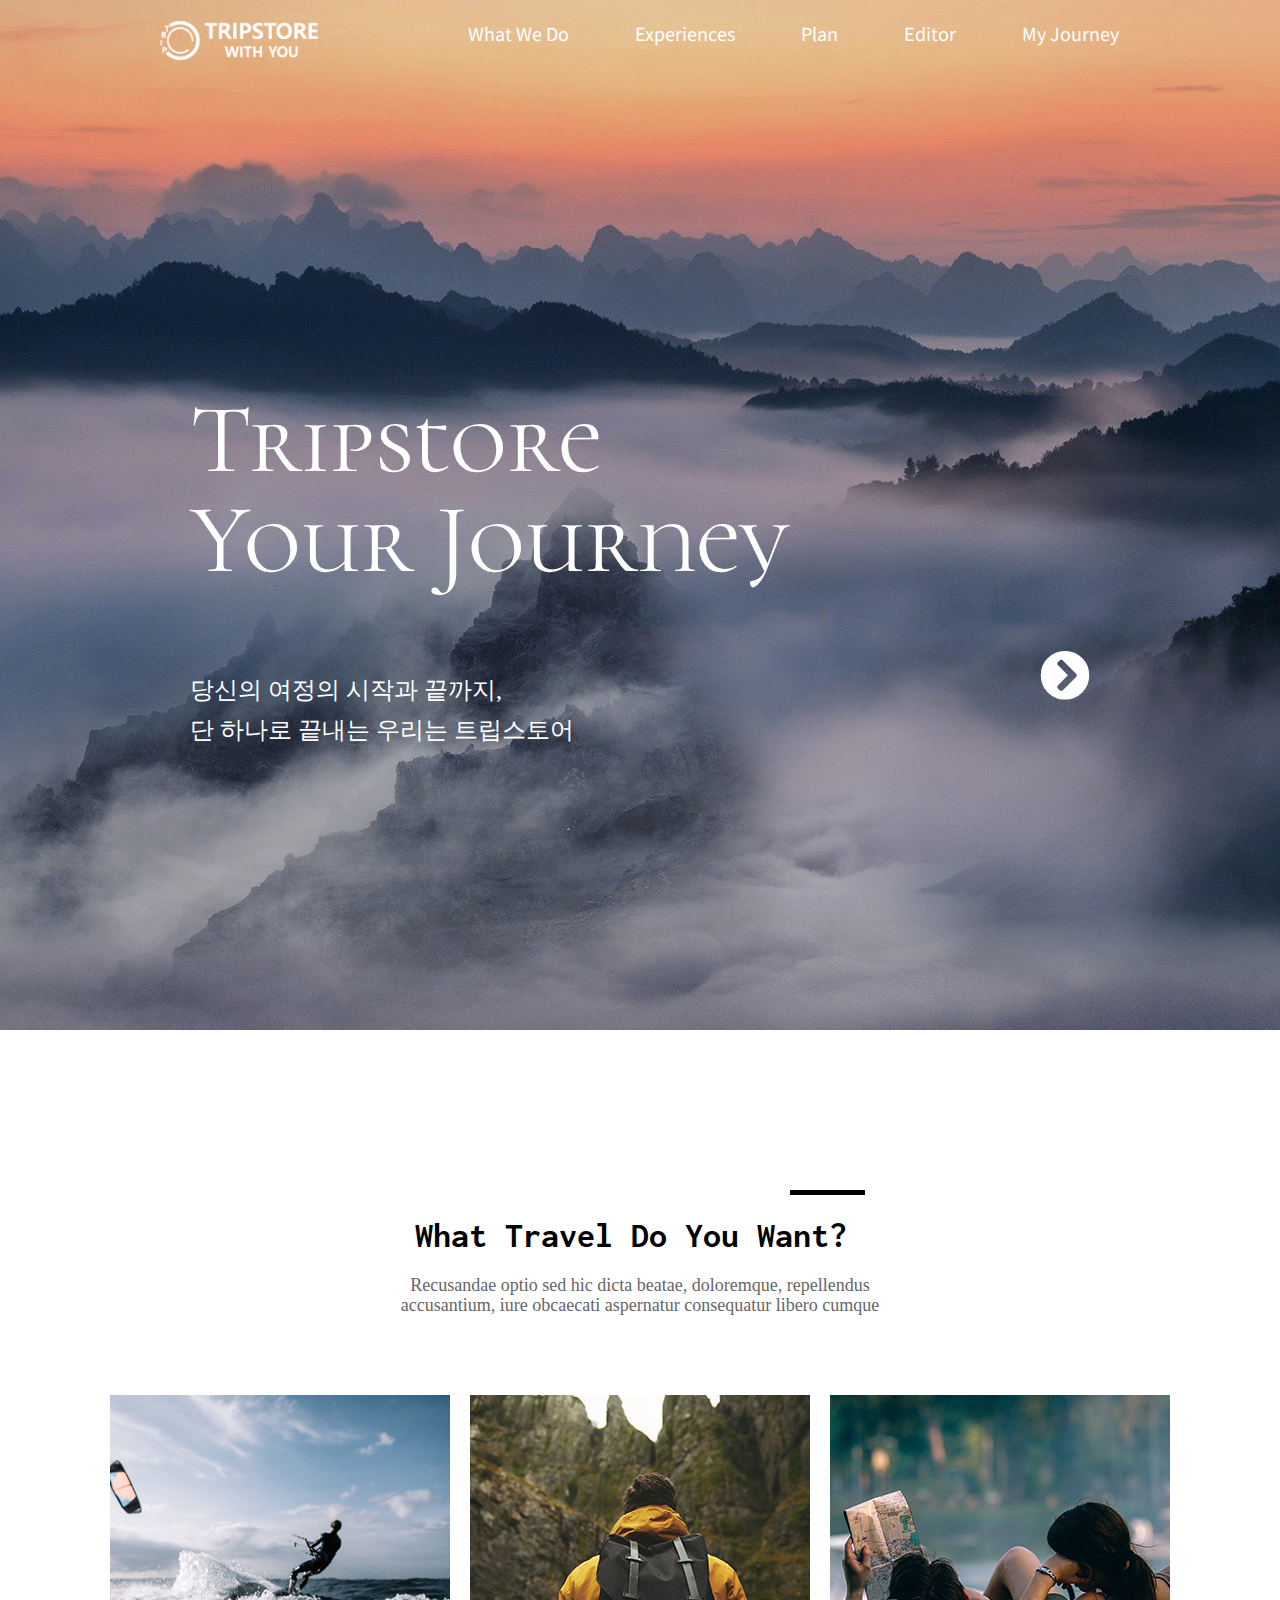
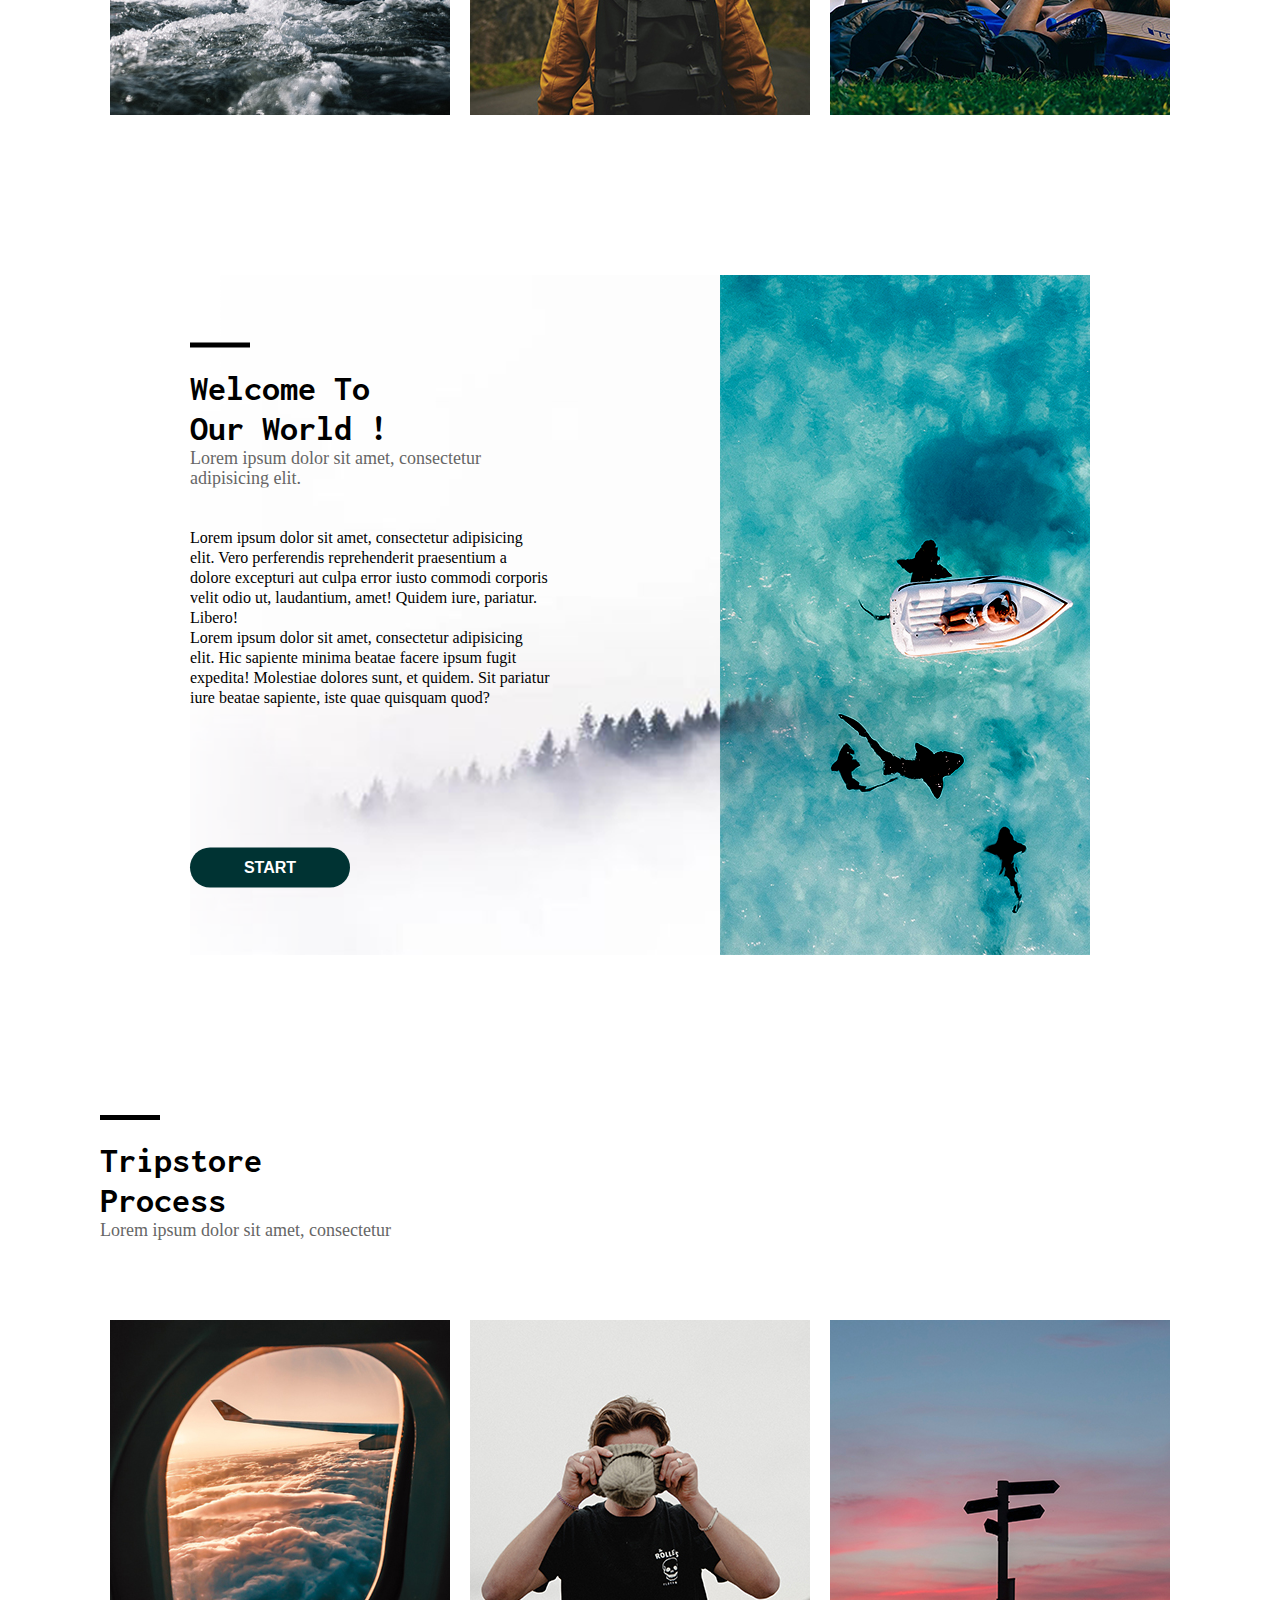
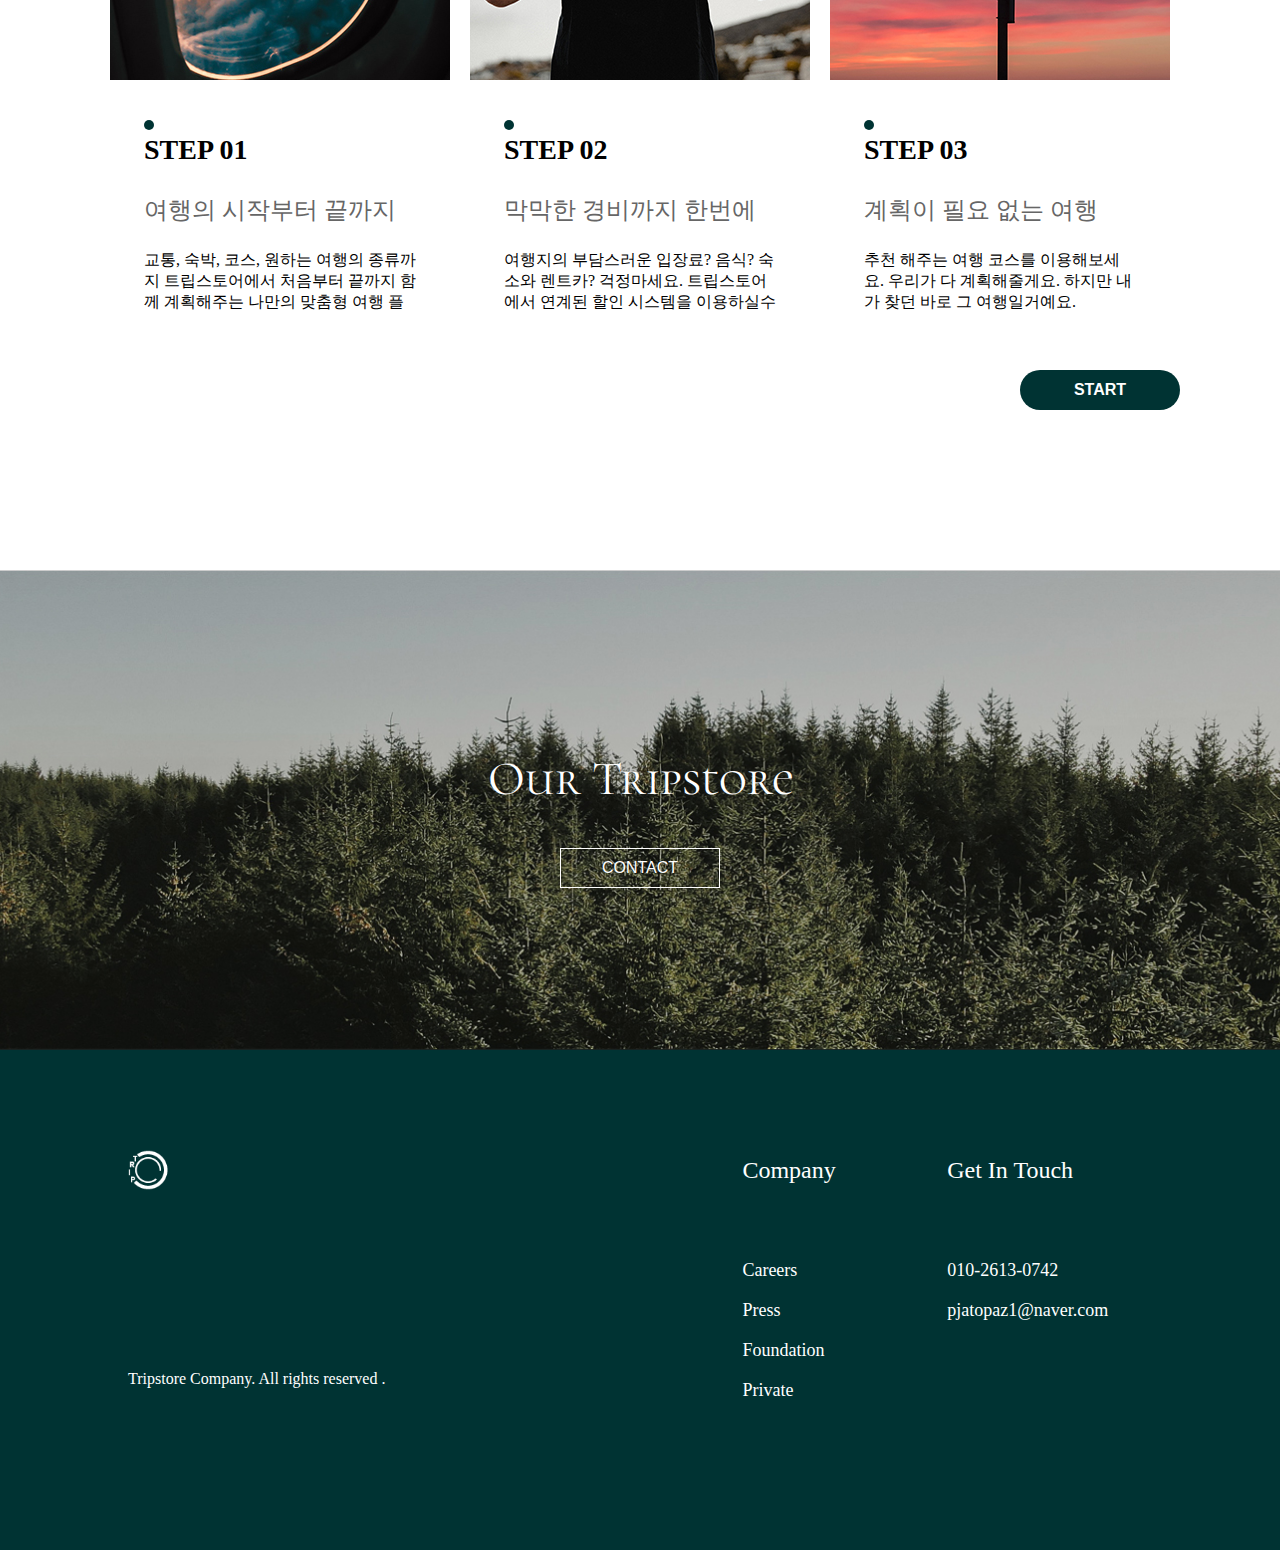
<file: index.html>
<!DOCTYPE html>
<html lang="en">
<head>
    <meta charset="UTF-8">
    <title>Trip Store</title>
    <link rel="shortcut icon" href="./image/logo.png">
    <meta name="viewport" content="width=device-width" style="user-select: auto;">
    <link rel="stylesheet" href="css/common.css">
    <link rel="stylesheet" href="css/reset.css">
    <link rel="stylesheet" href="css/index.css">
    <link rel="stylesheet" href="css/mob_index.css">
</head>

<body>
    <div class="hdrWrap"></div>
    <!--메인-->
    <div class="mnWrap">
        <main>
            <header>
                <h2>tripstore <br> your journey</h2>
                <h3>당신의 여정의 시작과 끝까지, <br> 단 하나로 끝내는 우리는 트립스토어</h3>
                <h3><i class="fas fa-chevron-circle-right"></i></h3>
            </header>
        </main>
    </div>
    
    <!--컨텐츠1-->
    <div class="cntWrap">
        <div class="content cnt01">
            <header>
                <h2 class="topR">what travel do you want?</h2>
                <h3>Recusandae optio sed hic dicta beatae, doloremque, repellendus accusantium, iure obcaecati aspernatur consequatur libero cumque ducimus eligendi explicabo praesentium exercitationem eos inventore!</h3>
            </header>
            <section>
                <article>
                    <div class="image i1"></div>
                    <div class="texts">
                        <h2>활동적인<br>액티비티</h2>
                    </div>
                </article>
                <article>
                    <div class="image i2"></div>
                    <div class="texts">
                        <h2>데일리<br>여행</h2>
                    </div>
                </article>
                <article>
                    <div class="image i3"></div>
                    <div class="texts">
                        <h2>패키지<br>여행</h2>
                    </div>
                </article>
            </section>
        </div>
    </div>
    
    <!--컨텐츠2-->
    <div class="cntWrap">
        <div class="content cnt02">
            <header>
                <h2 class="topL">welcome to <br> our world !</h2>
                <h3>Lorem ipsum dolor sit amet, consectetur adipisicing elit.</h3>
                <p>
                    Lorem ipsum dolor sit amet, consectetur adipisicing elit. Vero perferendis reprehenderit praesentium a dolore excepturi aut culpa error iusto commodi corporis velit odio ut, laudantium, amet! Quidem iure, pariatur. Libero!
                    <br>
                    Lorem ipsum dolor sit amet, consectetur adipisicing elit. Hic sapiente minima beatae facere ipsum fugit expedita! Molestiae dolores sunt, et quidem. Sit pariatur iure beatae sapiente, iste quae quisquam quod?
                </p>
                <div class="btn">
                    <button>start</button>
                </div>
            </header>
            <section>
                <div class="image"></div>
            </section>
        </div>
    </div>
    
    <!--컨텐츠3-->
    <div class="cntWrap">
        <div class="content cnt03">
            <header>
                <h2 class="topL">tripstore <br> process</h2>
                <h3>Lorem ipsum dolor sit amet, consectetur </h3>
            </header>
            <section>
                <article>
                    <div class="image i1"></div>
                    <div class="texts">
                        <h2>step 01</h2>
                        <h3>여행의 시작부터 끝까지</h3>
                        <p>
                            교통, 숙박, 코스, 원하는 여행의 종류까지
                            트립스토어에서 처음부터 끝까지 함께
                            계획해주는 나만의 맞춤형 여행 플래너!
                        </p>
                    </div>
                </article>
                <article>
                    <div class="image i2"></div>
                    <div class="texts">
                        <h2>step 02</h2>
                        <h3>막막한 경비까지 한번에</h3>
                        <p>
                            여행지의 부담스러운 입장료? 음식? 숙소와
                            렌트카? 걱정마세요. 트립스토어에서 연계된
                            할인 시스템을 이용하실수 있어요.
                        </p>
                    </div>
                </article>
                <article>
                    <div class="image i3"></div>
                    <div class="texts">
                        <h2>step 03</h2>
                        <h3>계획이 필요 없는 여행</h3>
                        <p>
                            추천 해주는 여행 코스를 이용해보세요.
                            우리가 다 계획해줄게요. 하지만 내가 찾던
                            바로 그 여행일거예요.
                        </p>
                    </div>
                </article>
            </section>
            <div class="btn"><button>start</button></div>
        </div>
    </div>
    
    <!--배너1-->
    <div class="bnrWrap">
        <div class="banner bnr01">
            <h2>our tripstore</h2>
            <button>contact</button>
        </div>
    </div>
    <div class="ftrWrap"></div>
    <script src="js/common.js"></script>
</body>
</html>
</file>
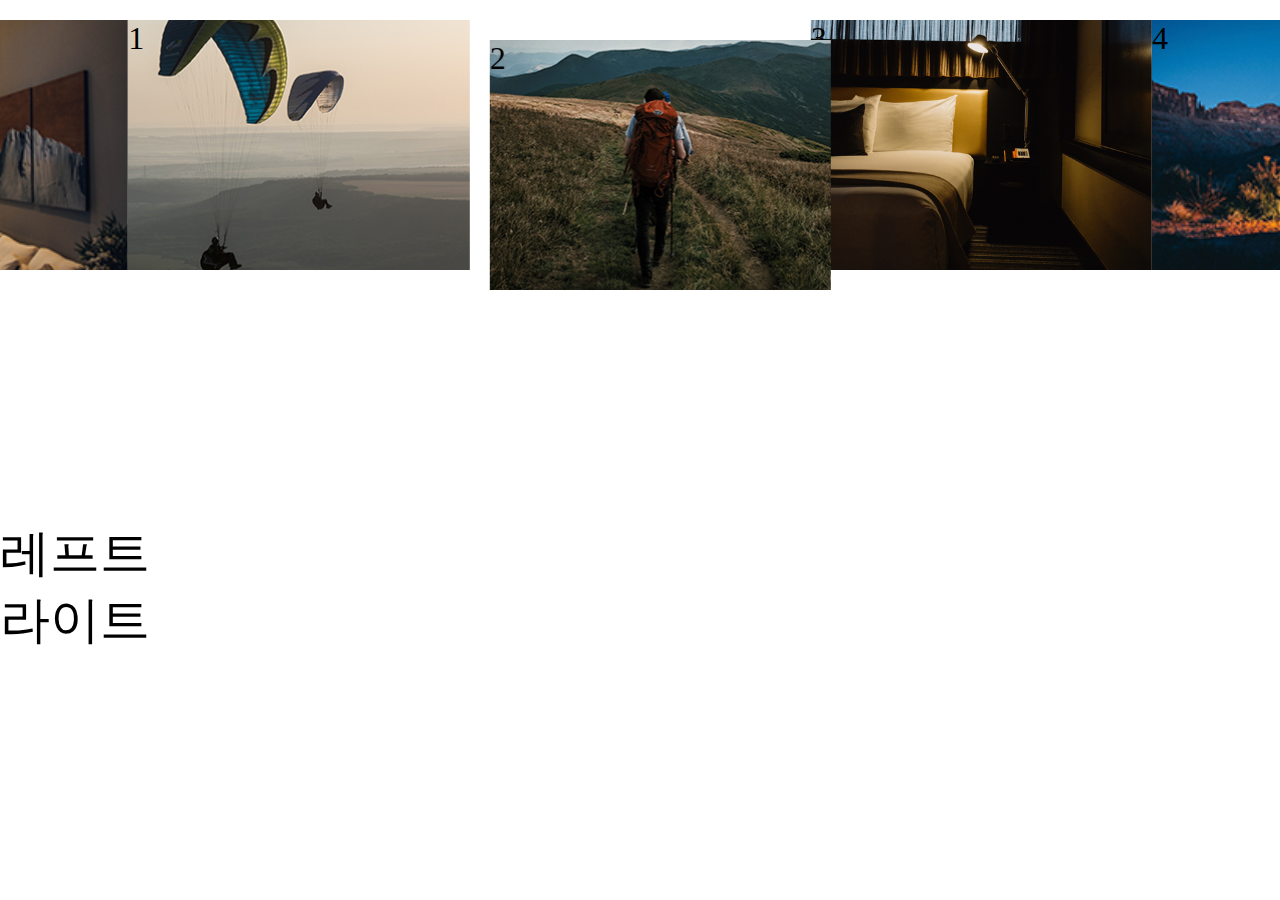
<file: slideTest - 복사본.html>
<!DOCTYPE html>
<html lang="en">
<head>
    <meta charset="UTF-8">
    <meta http-equiv="X-UA-Compatible" content="IE=edge">
    <meta name="viewport" content="width=device-width, initial-scale=1.0">
    <title>Document</title>
    <link rel="stylesheet" href="./css/reset.css">
    <style>
        div.btn{
            font-size: 50px;
            cursor: pointer;
        }
        div.slideView{
            width: 80%;
            max-width: 1080px;
            margin: 0 auto;
           /* overflow: hidden; */
           margin-top: 20px;
           /* outline: 2px solid blue; */
           height: 500px;
        }
        div.slideGr{
            width: 200%;
            display: flex;
            justify-content: space-around;
            transform: translateX(-16.66%);
        }
        article{
            width: calc(100% / 6 );
            transition: transform 0.5s, margin-top 0.5s, z-index 0.5s;
           
        }
        article:nth-child(3){
            transform: translate3d(20px,20px,20px) perspective(1000px);
            z-index: 999;

        }
        
        .image{
            width: 100%;
            height: 250px;
            /* background-color: #fc0; */
            font-size: 32px;
            background-position: center;
            background-repeat: no-repeat;
            background-size: cover;
        }
        .image.i1{
            background-image: url('./image/pic22.jpg');
        }
        .image.i2{
            background-image: url('./image/pic23.jpg');
        }
        .image.i3{
            background-image: url('./image/pic24.jpg');
        }
        .image.i4{
            background-image: url('./image/pic25.jpg');
        }
        .image.i5{
            background-image: url('./image/pic26.jpg');
        }
        .image.i6{
            background-image: url('./image/pic27.jpg');
        }
    </style>
</head>
<body>
    <div class="slideView">
        <div class="slideGr">
            <article>
                <div class="image i6">6</div>
            </article>
            <article>
                <div class="image i1">1</div>
            </article>
            <article>
                <div class="image i2">2</div>
            </article>
            <article>
                <div class="image i3">3</div>
            </article>
            <article>
                <div class="image i4">4</div>
            </article>
            <article>
                <div class="image i5">5</div>
            </article>
        </div>
    </div>
    <div class="btn">레프트</div>
    <div class="btn">라이트</div>
    <script>
       const btn = document.querySelectorAll('div.btn');
       const artGr = document.querySelector('.slideGr');
       const art = document.querySelectorAll('article');
       let cnt=0;
       let pop=0;
       let flag =false;
       btn[0].onclick=()=>{
           if(!flag){
               cnt++;
               flag=true;    
               cnt=cnt%art.length;
               pop=cnt+2;
               pop=pop%art.length;

               art.forEach(e=>{
                   e.style.transform = `translate(-${cnt*100}%)`;     
                   e.style.zIndex = `0`;     
               });
               for(var i =0; i<cnt; i++){
                   art[i].style.transform = `translate(${(6-cnt)*100}%)`;
                }     
               
               if(cnt-1<0) {
                   art[5].style.opacity=0;
                   setTimeout(()=>{art[5].style.opacity=1; flag=false;},500);
               }else{
                   art[cnt-1].style.opacity=0;
                   setTimeout(()=>{art[cnt-1].style.opacity=1; flag=false;},500);
               }
               
               if(cnt>=4){
                   art[pop].style.transform = `translate(${(2-pop)*100}%,50%) scale(1.2)`;    
                }else{
                    art[pop].style.transform = `translate(-${cnt*100}%,50%) scale(1.2)`;
                }
                art[pop].style.zIndex = 999;    

            }
        }       
       btn[1].onclick=()=>{
           if(!flag){
               flag=true;
               if(cnt<=0) cnt=art.length;
               cnt--;
               console.log(cnt);   
               cnt=cnt%art.length;
               pop=cnt+2;
               pop=pop%art.length;
               art.forEach(e=>{
                   e.style.transform = `translate(-${cnt*100}%)`;     
                   e.style.zIndex = `0`;     
               });
               for(var i =0; i<cnt; i++){
                   art[i].style.transform = `translate(${(6-cnt)*100}%)`;
                }     
               
               if(cnt<0) {
                   art[5].style.opacity=0;
                   setTimeout(()=>{art[5].style.opacity=1; flag=false;},500);
               }else{
                   art[cnt].style.opacity=0;
                   setTimeout(()=>{art[cnt].style.opacity=1; flag=false;},500);
               }
               
               if(cnt>=4){
                   art[pop].style.transform = `translate(${(2-pop)*100}%,50%) scale(1.2)`;    
                }else{
                    art[pop].style.transform = `translate(-${cnt*100}%,50%) scale(1.2)`;
                }
                art[pop].style.zIndex = 999;    

            }
        }       
    </script>
</body>
</html>
</file>
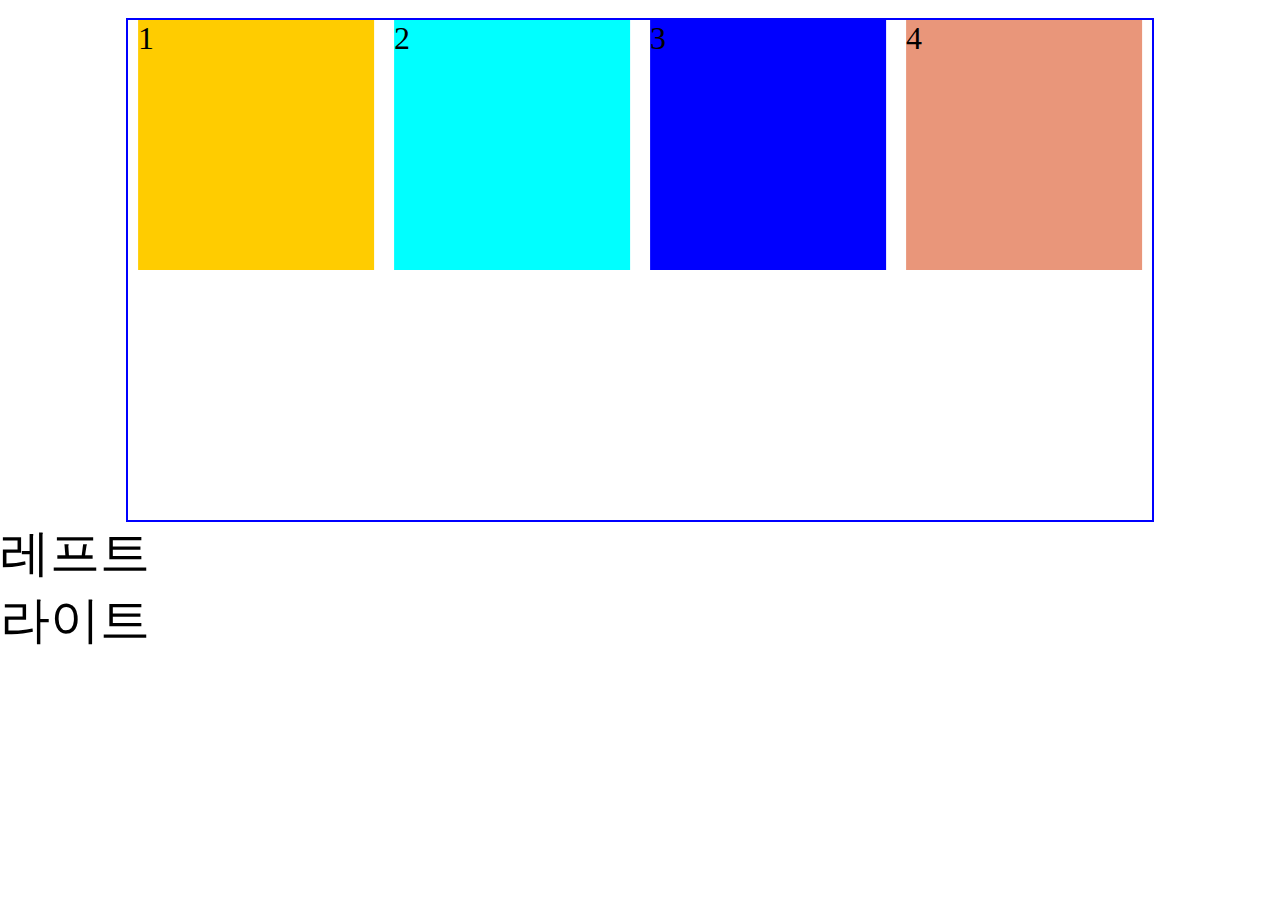
<file: slideTest.html>
<!DOCTYPE html>
<html lang="en">
<head>
    <meta charset="UTF-8">
    <meta http-equiv="X-UA-Compatible" content="IE=edge">
    <meta name="viewport" content="width=device-width, initial-scale=1.0">
    <title>Document</title>
    <link rel="stylesheet" href="./css/reset.css">
    <style>
        div.btn{
            font-size: 50px;
            cursor: pointer;
        }
        div.slideView{
            width: 80%;
            max-width: 1080px;
            margin: 0 auto;
           overflow: hidden;
           margin-top: 20px;
           outline: 2px solid blue;
           height: 500px;
        }
        div.slideGr{
            width: 150%;
            display: flex;
            justify-content: space-around;
            transform: translateX(-16.66%);
        }
        article{
            width: calc(100% / 6 );
            padding: 0px 10px;
           
        }
        article:nth-child(1){
            transform: rotateX(0deg);
        }
        
        .image{
            width: 100%;
            height: 250px;
            background-color: #fc0;
            font-size: 32px;
        }
        .image.i1{
            background-color: #fc0;
        }
        .image.i2{
            background-color: aqua;
        }
        .image.i3{
            background-color: blue;
        }
        .image.i4{
            background-color: darksalmon;
        }
        .image.i5{
            background-color: darkslateblue;
        }
        .image.i6{
            background-color: crimson;
        }
    </style>
</head>
<body>
    <div class="slideView">
        <div class="slideGr">
            <article>
                <div class="image i6">6</div>
            </article>
            <article>
                <div class="image i1">1</div>
            </article>
            <article>
                <div class="image i2">2</div>
            </article>
            <article>
                <div class="image i3">3</div>
            </article>
            <article>
                <div class="image i4">4</div>
            </article>
            <article>
                <div class="image i5">5</div>
            </article>
        </div>
    </div>
    <div class="btn">레프트</div>
    <div class="btn">라이트</div>
    <script>
       const btn = document.querySelectorAll('div.btn');
       const artGr = document.querySelector('.slideGr');
       const art = document.querySelectorAll('article');
       let cnt=0;
       let ind =0;
       let pg = 1;
       btn[0].onclick=()=>{
        cnt++;
        cnt=cnt%6;
            artGr.animate({
                transform:'translateX(-33.32%)'
            },{
                duration:500,
                fill:'forwards'
            });
            setTimeout(()=>{
                art.forEach(e=>{
                    e.style.transform = `translateX(-${cnt*100}%)`;
                })
                artGr.animate({
                    transform:'translateX(-16.66%)'
                },{
                    duration:0,
                    fill:'forwards'
                });
                for(var i =0; i<cnt; i++){
                    art[i].style.transform = `translate(${(6-cnt)*100}%)`;
                }
            },500);
        }
        btn[1].onclick=()=>{
        cnt--;
        if(cnt<0) cnt=5;
            artGr.animate({
                transform:'translateX(0%)'
            },{
                duration:500,
                fill:'forwards'
            });
            setTimeout(()=>{
                art.forEach(e=>{
                    e.style.transform = `translate(-${cnt*100}%)`;
                })
                artGr.animate({
                    transform:'translateX(-16.66%)'
                },{
                    duration:0,
                    fill:'forwards'
                });
                for(var i = 0; i<cnt; i++){
                    art[i].style.transform = `translate(${(6-cnt)*100}%)`;
                }
            },500);
        }
       
    </script>
</body>
</html>
</file>
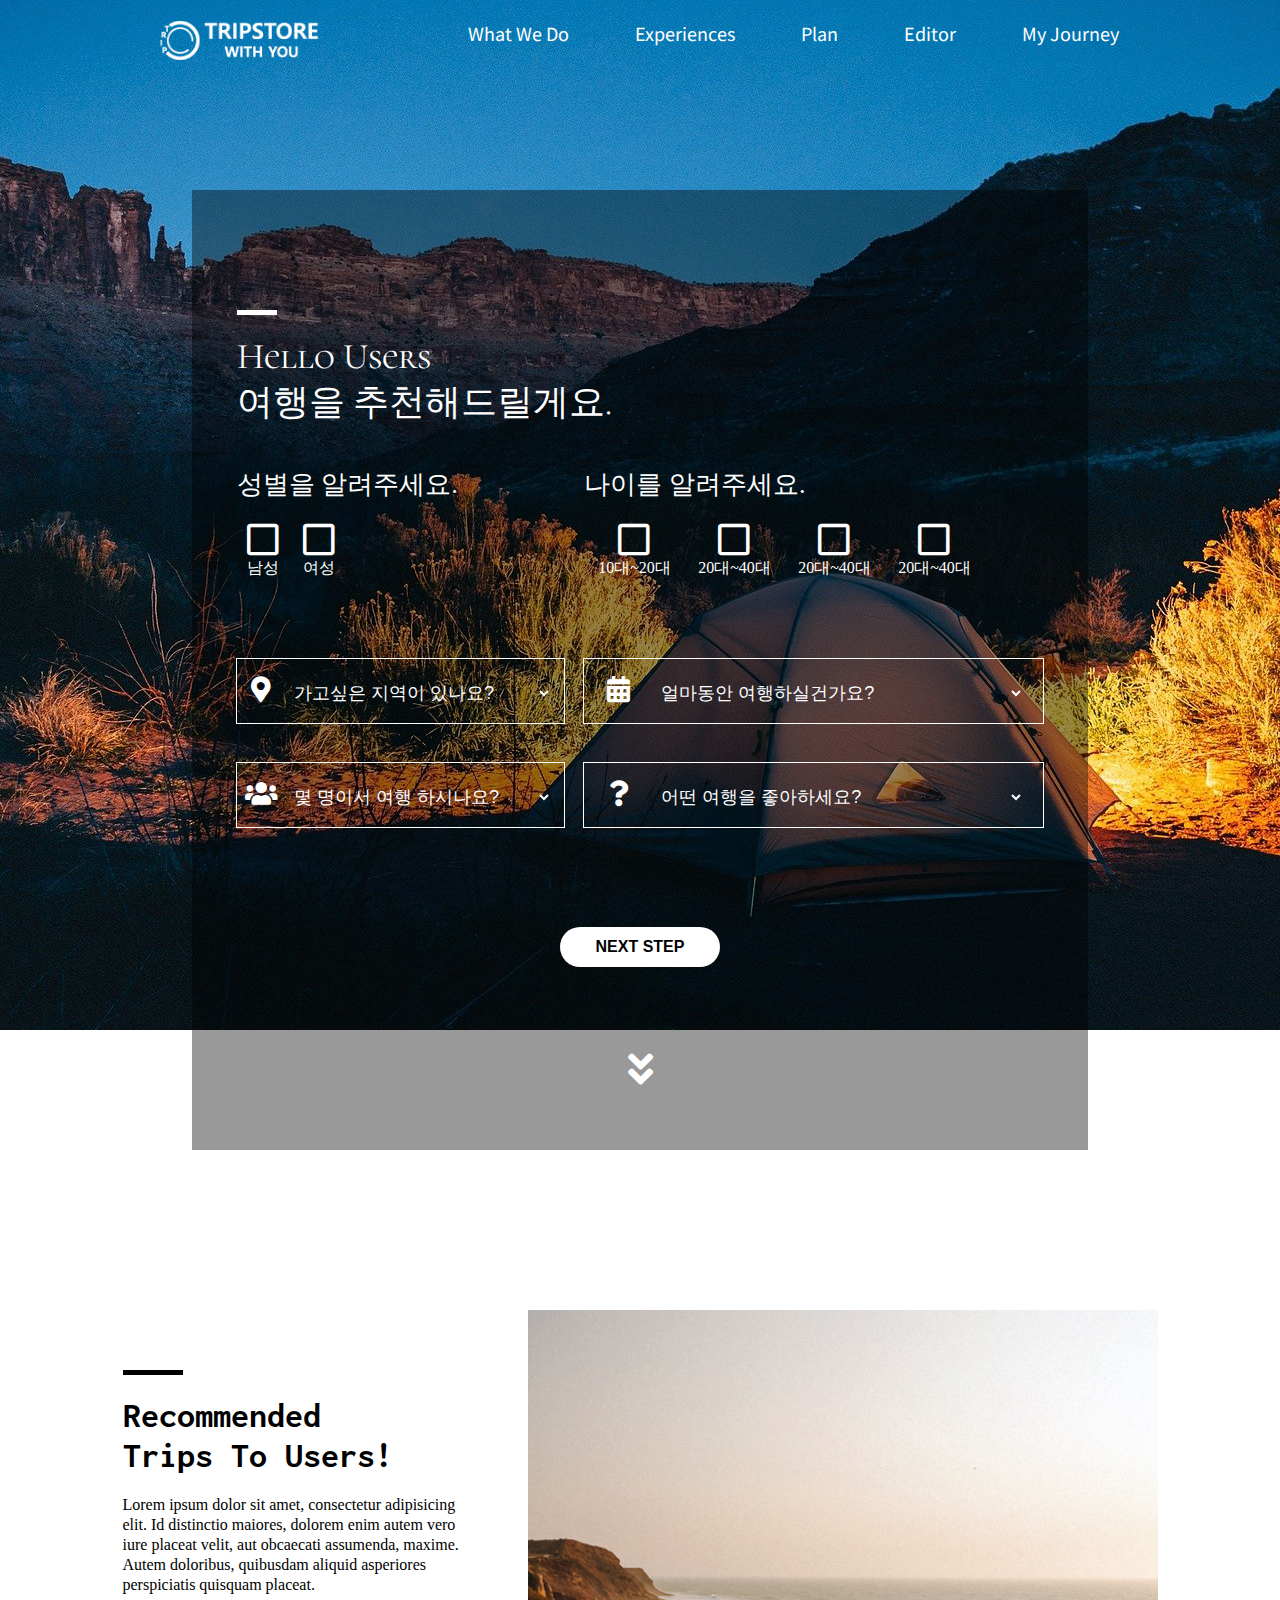
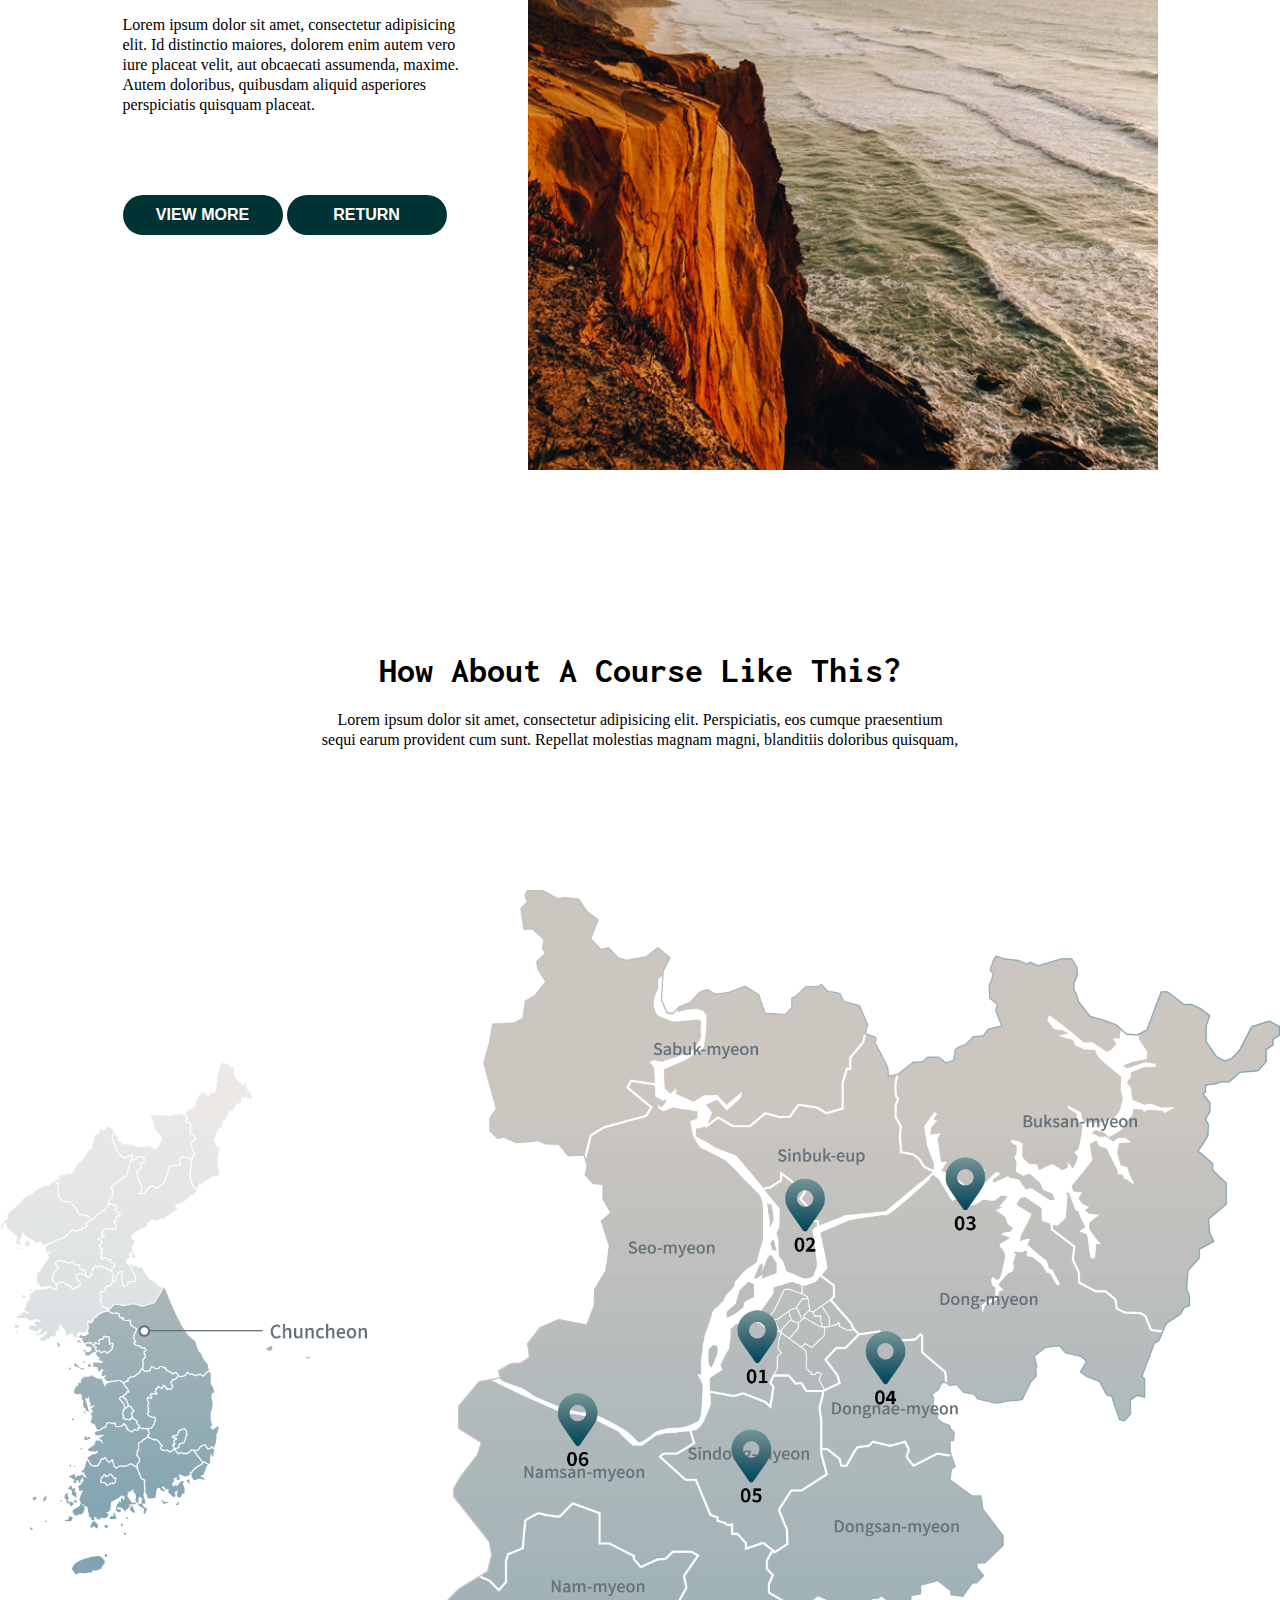
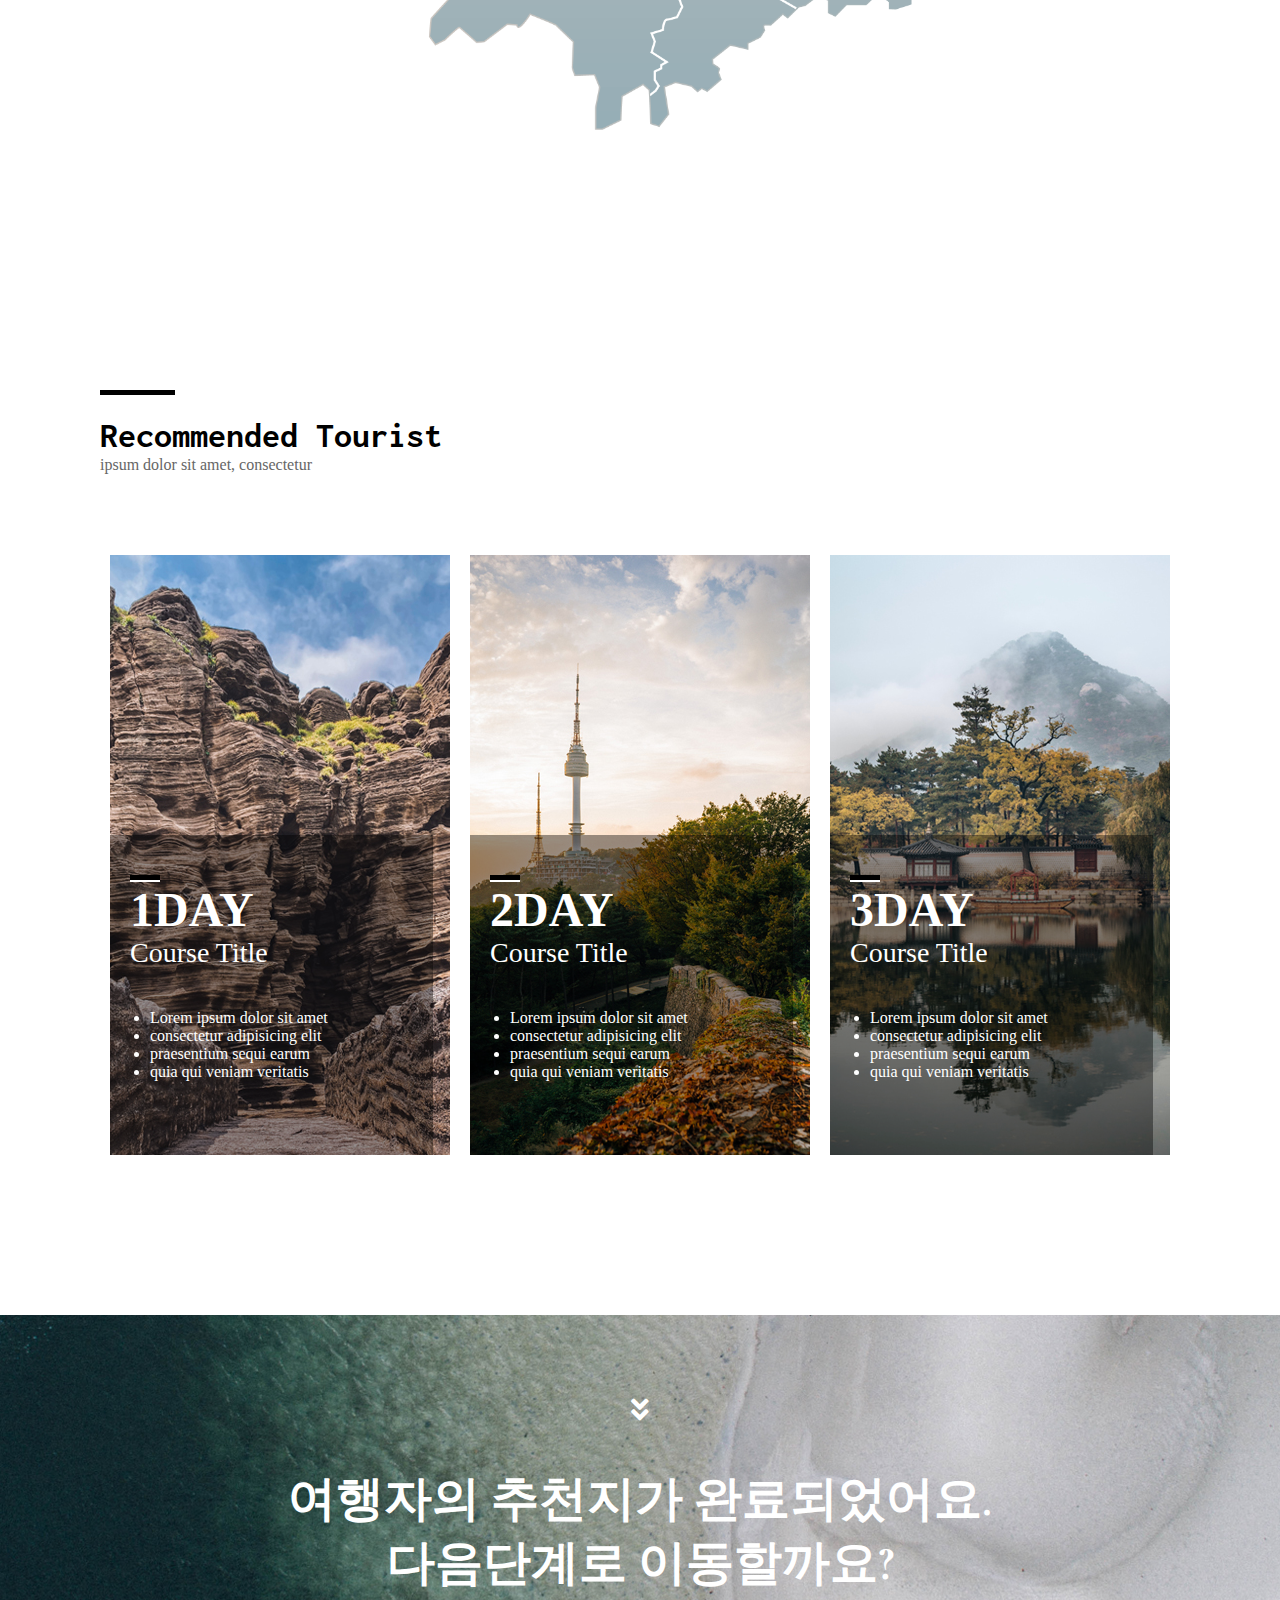
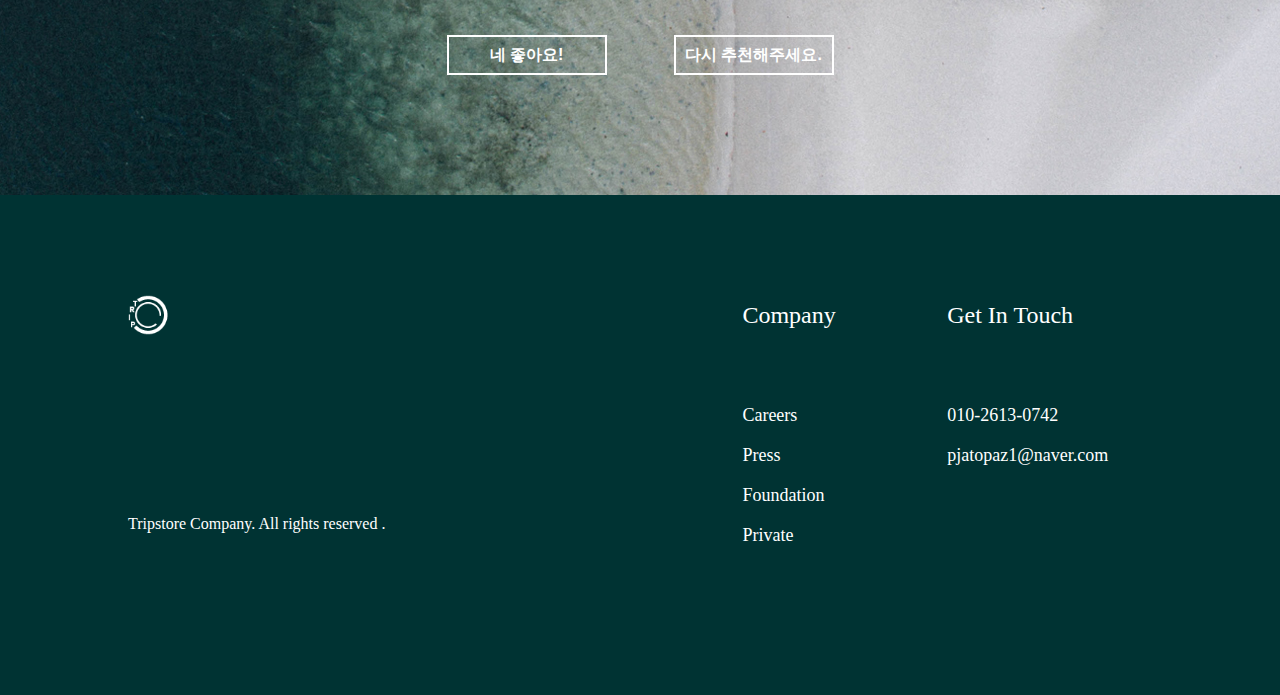
<file: sub01.html>
<!DOCTYPE html>
<html lang="en">

<head>
    <meta charset="UTF-8">
    <meta name="viewport" content="width=device-width" style="user-select: auto;">
    <title>Trip Store</title>
    <link rel="shortcut icon" href="./image/logo.png">
    <link rel="stylesheet" href="css/common.css">
    <link rel="stylesheet" href="css/reset.css">
    <link rel="stylesheet" href="css/sub01.css">
    <link rel="stylesheet" href="css/mob_sub01.css">
</head>

<body>
    <div class="hdrWrap"></div>
    <div class="mnWrap"></div>
    <div class="bnrWrap bntW01">
        <div class="banner bnr01">
            <header>
                <h2 class="topL">hello users <br> 여행을 추천해드릴게요.</h2>
            </header>
            <section>
                <div class="sl">
                    <div class="ch">
                        <input type="radio" name="s" id="m">
                        <input type="radio" name="s" id="f">
                        <h3>성별을 알려주세요.</h3>
                        <div class="male">
                            <label for="m">
                                <i class="fas fa-check-square"></i>
                                <i class="far fa-square"></i>
                                <p>남성</p>
                            </label>
                        </div>
                        <div class="female">
                            <label for="f">
                                <i class="fas fa-check-square"></i>
                                <i class="far fa-square"></i>
                                <p>여성</p>
                            </label>
                        </div>
                    </div>
                    <div class="selects">
                        <div class="place">
                            <i class="fas fa-map-marker-alt"></i>
                            <select>
                                <option>가고싶은 지역이 있나요?</option>
                                <option>서울</option>
                                <option>경기</option>
                                <option>인천</option>
                                <option>충청</option>
                                <option>전라</option>
                                <option>제주</option>
                            </select>
                        </div>
                        <div class="peop">
                            <i class="fas fa-users"></i>
                            <select>
                                <option>몇 명이서 여행 하시나요?</option>
                                <option>1</option>
                                <option>2</option>
                                <option>3</option>
                                <option>4</option>
                                <option>5</option>
                                <option>기타단체</option>
                            </select>
                        </div>
                    </div>
                </div>
                <div class="sr">
                    <div class="ch">
                        <input type="radio" name="age" id="fir">
                        <input type="radio" name="age" id="sec">
                        <input type="radio" name="age" id="thir">
                        <input type="radio" name="age" id="four">
                        <h3>나이를 알려주세요.</h3>
                        <div class="first">
                            <label for="fir">
                                <i class="fas fa-check-square"></i>
                                <i class="far fa-square"></i>
                                <p>10대~20대</p>
                            </label>
                        </div>
                        <div class="second">
                            <label for="sec">
                                <i class="fas fa-check-square"></i>
                                <i class="far fa-square"></i>
                                <p>20대~40대</p>
                            </label>
                        </div>
                        <div class="third">
                            <label for="thir">
                                <i class="fas fa-check-square"></i>
                                <i class="far fa-square"></i>
                                <p>20대~40대</p>
                            </label>
                        </div>
                        <div class="fourth">
                            <label for="four">
                                <i class="fas fa-check-square"></i>
                                <i class="far fa-square"></i>
                                <p>20대~40대</p>
                            </label>
                        </div>
                    </div>
                    <div class="selects">
                        <div class="days">
                            <i class="fas fa-calendar-alt"></i>
                            <select>
                                <option>얼마동안 여행하실건가요?</option>
                                <option>1일</option>
                                <option>2일</option>
                                <option>3일</option>
                                <option>4일</option>
                                <option>5일</option>
                                <option>6일 이상</option>
                            </select>
                        </div>
                        <div class="loaction">
                            <i class="fas fa-question"></i>
                            <select>
                                <option>어떤 여행을 좋아하세요?</option>
                                <option>국내여행</option>
                                <option>해외여행</option>
                                <option>기타여행</option>
                            </select>
                        </div>
                    </div>
                </div>
            </section>
        </div>
        <div class="btn">
            <button>next step</button>
            <p><i class="fas fa-angle-double-down"></i></p>
        </div>
    </div>
    
    <div class="cntWrap">
        <div class="content cnt01">
            <header>
                <h2 class="topL">recommended <br> trips to users!</h2>
                <p>Lorem ipsum dolor sit amet, consectetur adipisicing elit. Id distinctio maiores, dolorem enim autem vero iure placeat velit, aut obcaecati assumenda, maxime. Autem doloribus, quibusdam aliquid asperiores perspiciatis quisquam placeat.</p>
                <p>Lorem ipsum dolor sit amet, consectetur adipisicing elit. Id distinctio maiores, dolorem enim autem vero iure placeat velit, aut obcaecati assumenda, maxime. Autem doloribus, quibusdam aliquid asperiores perspiciatis quisquam placeat.</p>
                <button>view more</button>
                <button>return</button>
            </header>
            <section>
                <div class="image"></div>
            </section>
        </div>
    </div>
    
    <div class="cntWrap cntW02">
        <div class="content cnt02">
            <header>
                <h2>how about a course like this?</h2>
                <p>Lorem ipsum dolor sit amet, consectetur adipisicing elit. Perspiciatis, eos cumque praesentium sequi earum provident cum sunt. Repellat molestias magnam magni, blanditiis doloribus quisquam, quia qui veniam veritatis doloremque nesciunt.</p>
            </header>
            <section>
                <div class="image"></div>
            </section>
        </div>
    </div>
    
    <div class="cntWrap">
        <div class="content cnt03">
            <header>
                <h2 class="topL">Recommended tourist</h2>
                <p>ipsum dolor sit amet, consectetur</p>
            </header>
            <section>
                <article>
                    <div class="image i1"></div>
                    <div class="texts">
                        <h2 class="topL">1day</h2>
                        <h3>course title</h3>
                        <ul>
                            <li>Lorem ipsum dolor sit amet</li>
                            <li>consectetur adipisicing elit</li>
                            <li>praesentium sequi earum </li>
                            <li>quia qui veniam veritatis</li>
                        </ul>
                    </div>
                </article>
                <article>
                    <div class="image i2"></div>
                    <div class="texts">
                        <h2 class="topL">2day</h2>
                        <h3>course title</h3>
                        <ul>
                            <li>Lorem ipsum dolor sit amet</li>
                            <li>consectetur adipisicing elit</li>
                            <li>praesentium sequi earum </li>
                            <li>quia qui veniam veritatis</li>
                        </ul>
                    </div>
                </article>
                <article>
                    <div class="image i3"></div>
                    <div class="texts">
                        <h2 class="topL">3day</h2>
                        <h3>course title</h3>
                        <ul>
                            <li>Lorem ipsum dolor sit amet</li>
                            <li>consectetur adipisicing elit</li>
                            <li>praesentium sequi earum </li>
                            <li>quia qui veniam veritatis</li>
                        </ul>
                    </div>
                </article>
            </section>
        </div>
    </div>
    
    <div class="bnrWrap bnrW02">
        <div class="banner bnr02">
            <header>
                <p><i class="fas fa-angle-double-down"></i></p>
                <h2>여행자의 추천지가 완료되었어요. <br> 다음단계로 이동할까요?</h2>
                <button>네 좋아요!</button>
                <button>다시 추천해주세요.</button>
            </header>
        </div>
    </div>
    <div class="ftrWrap"></div>
    <script src="js/common.js"></script>
</body>

</html>
</file>
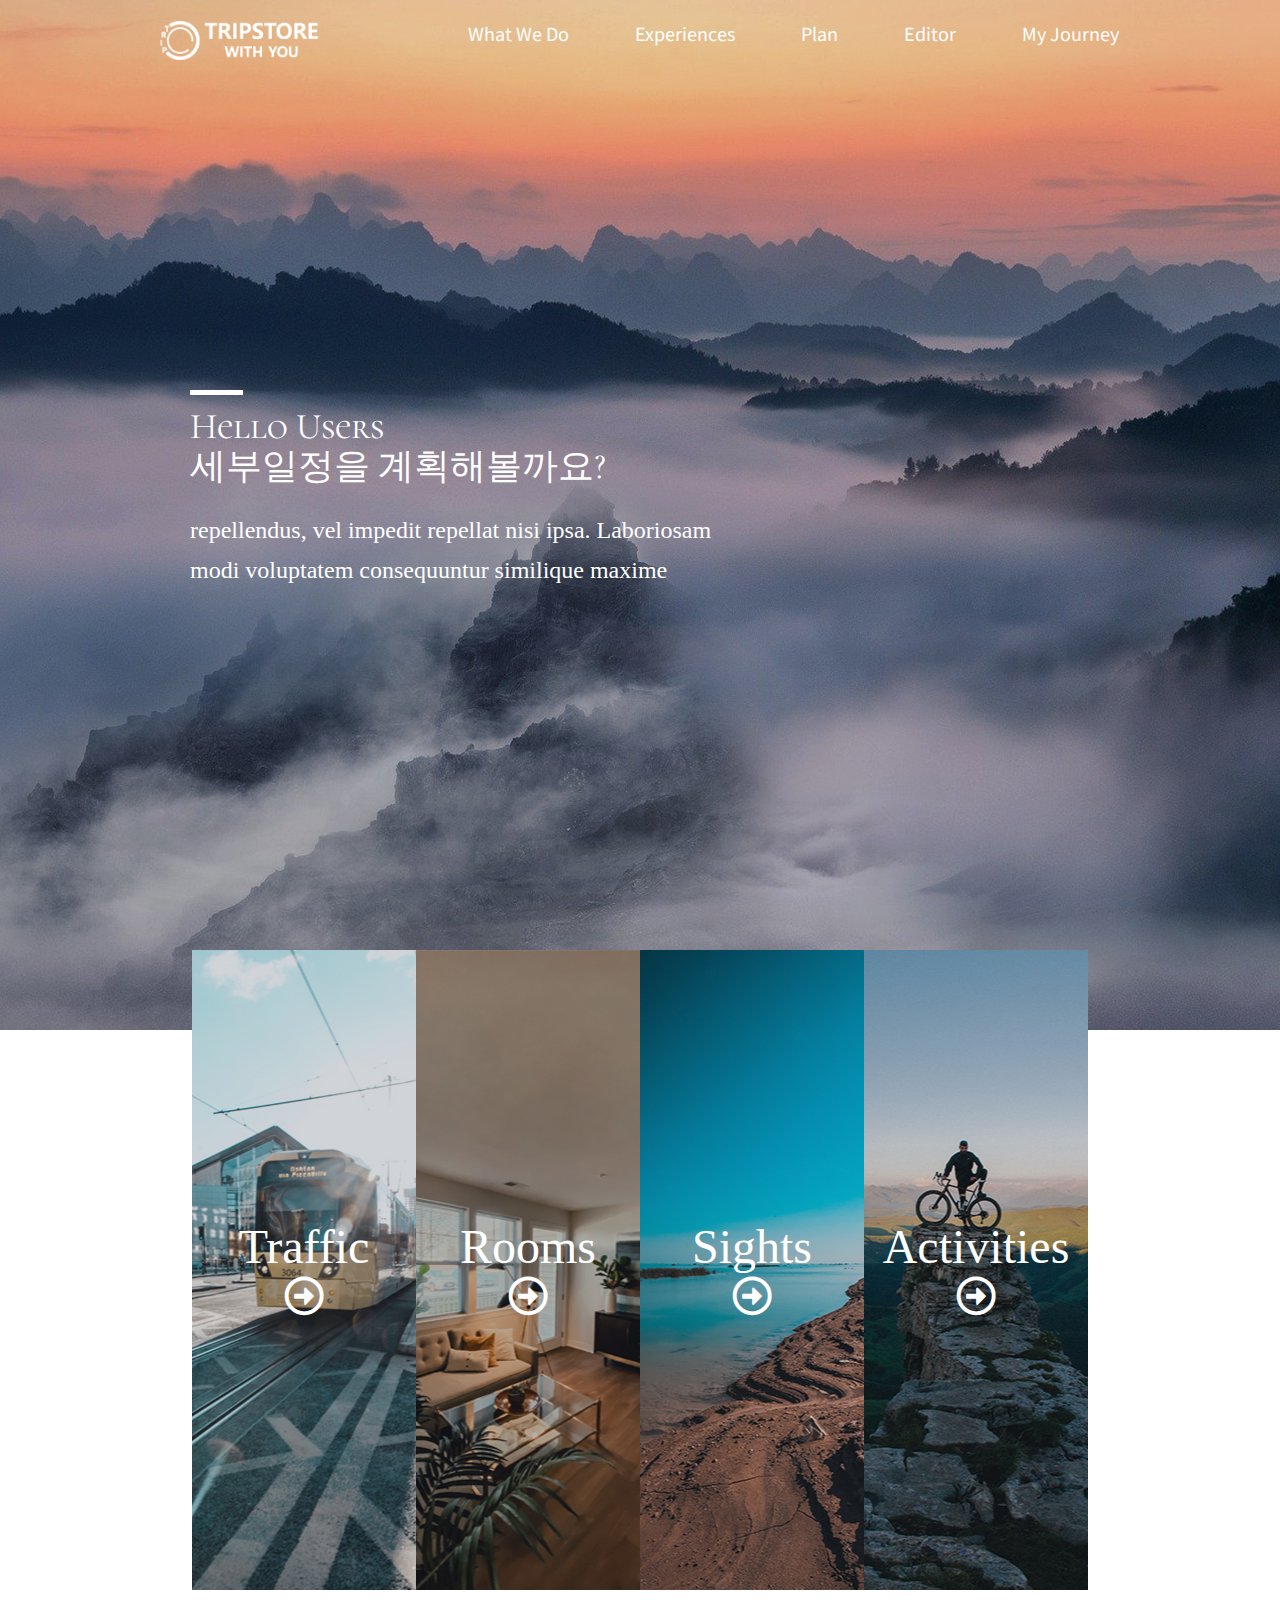
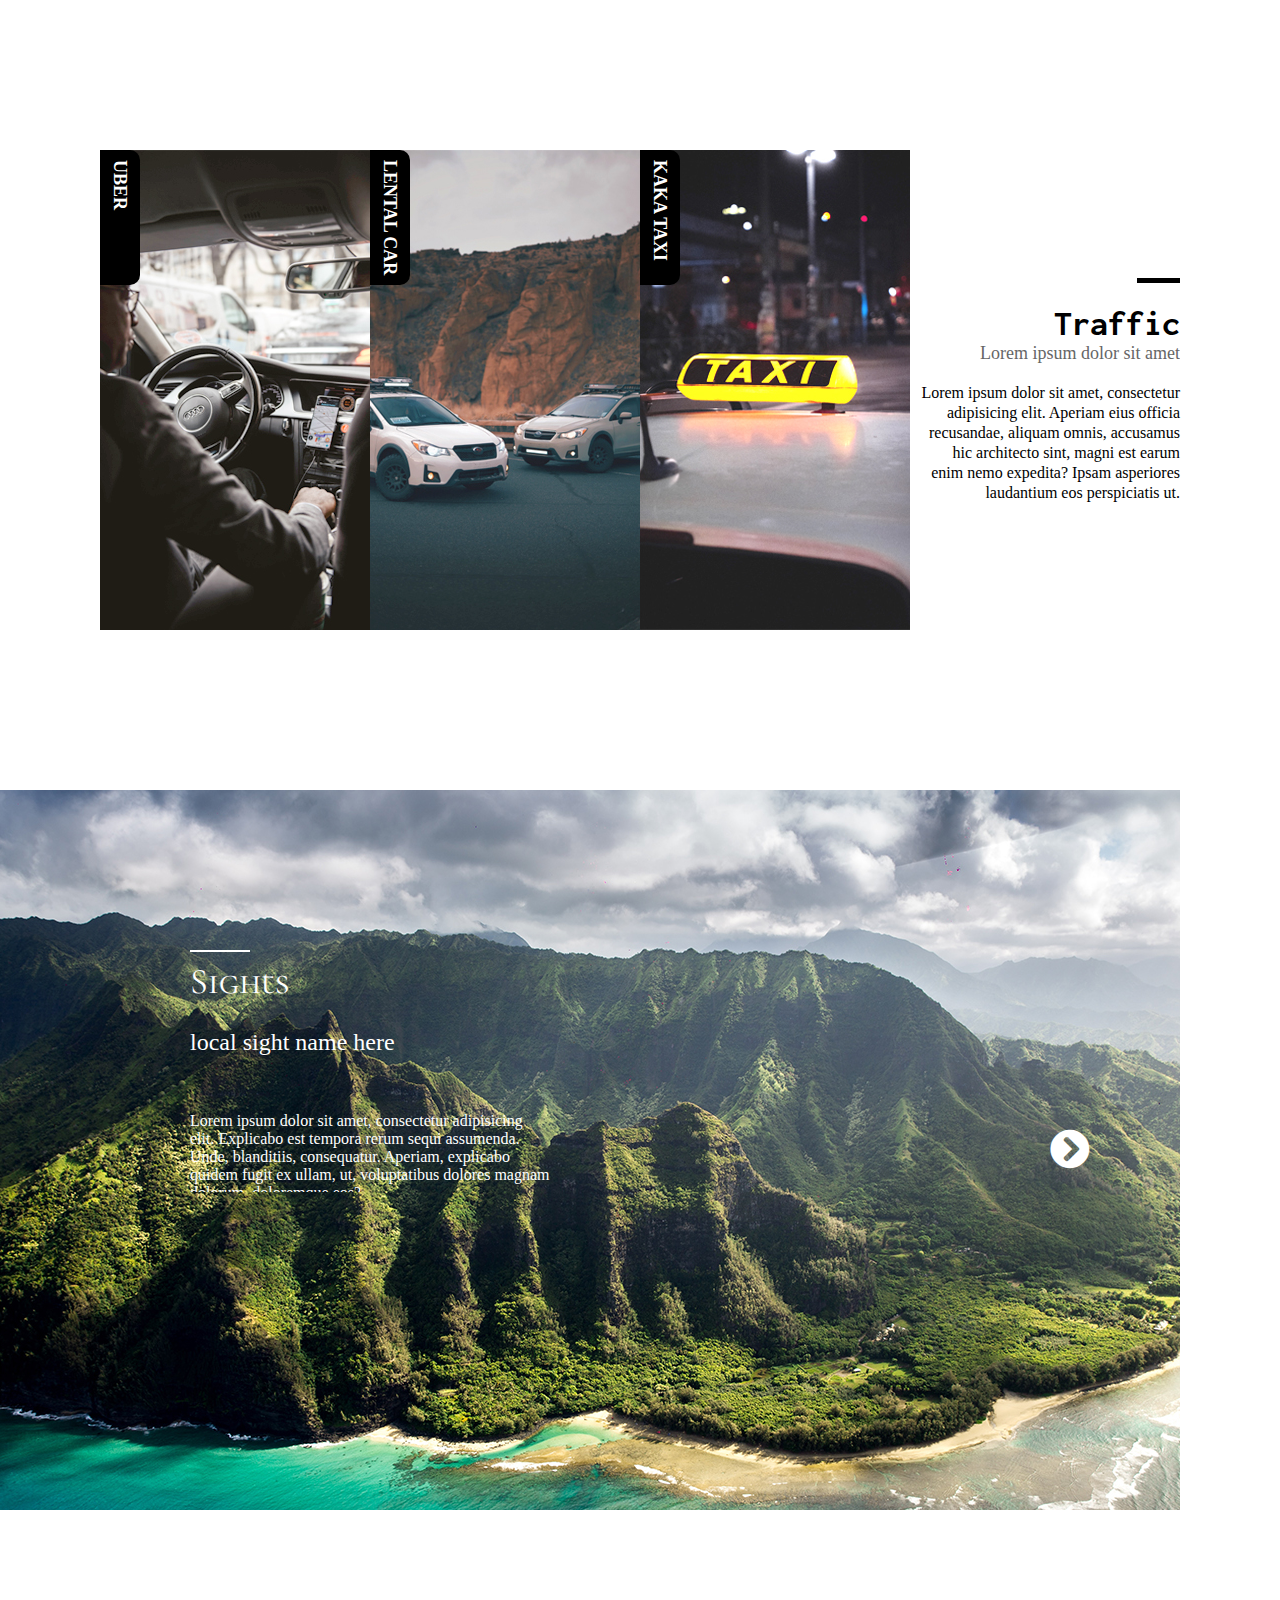
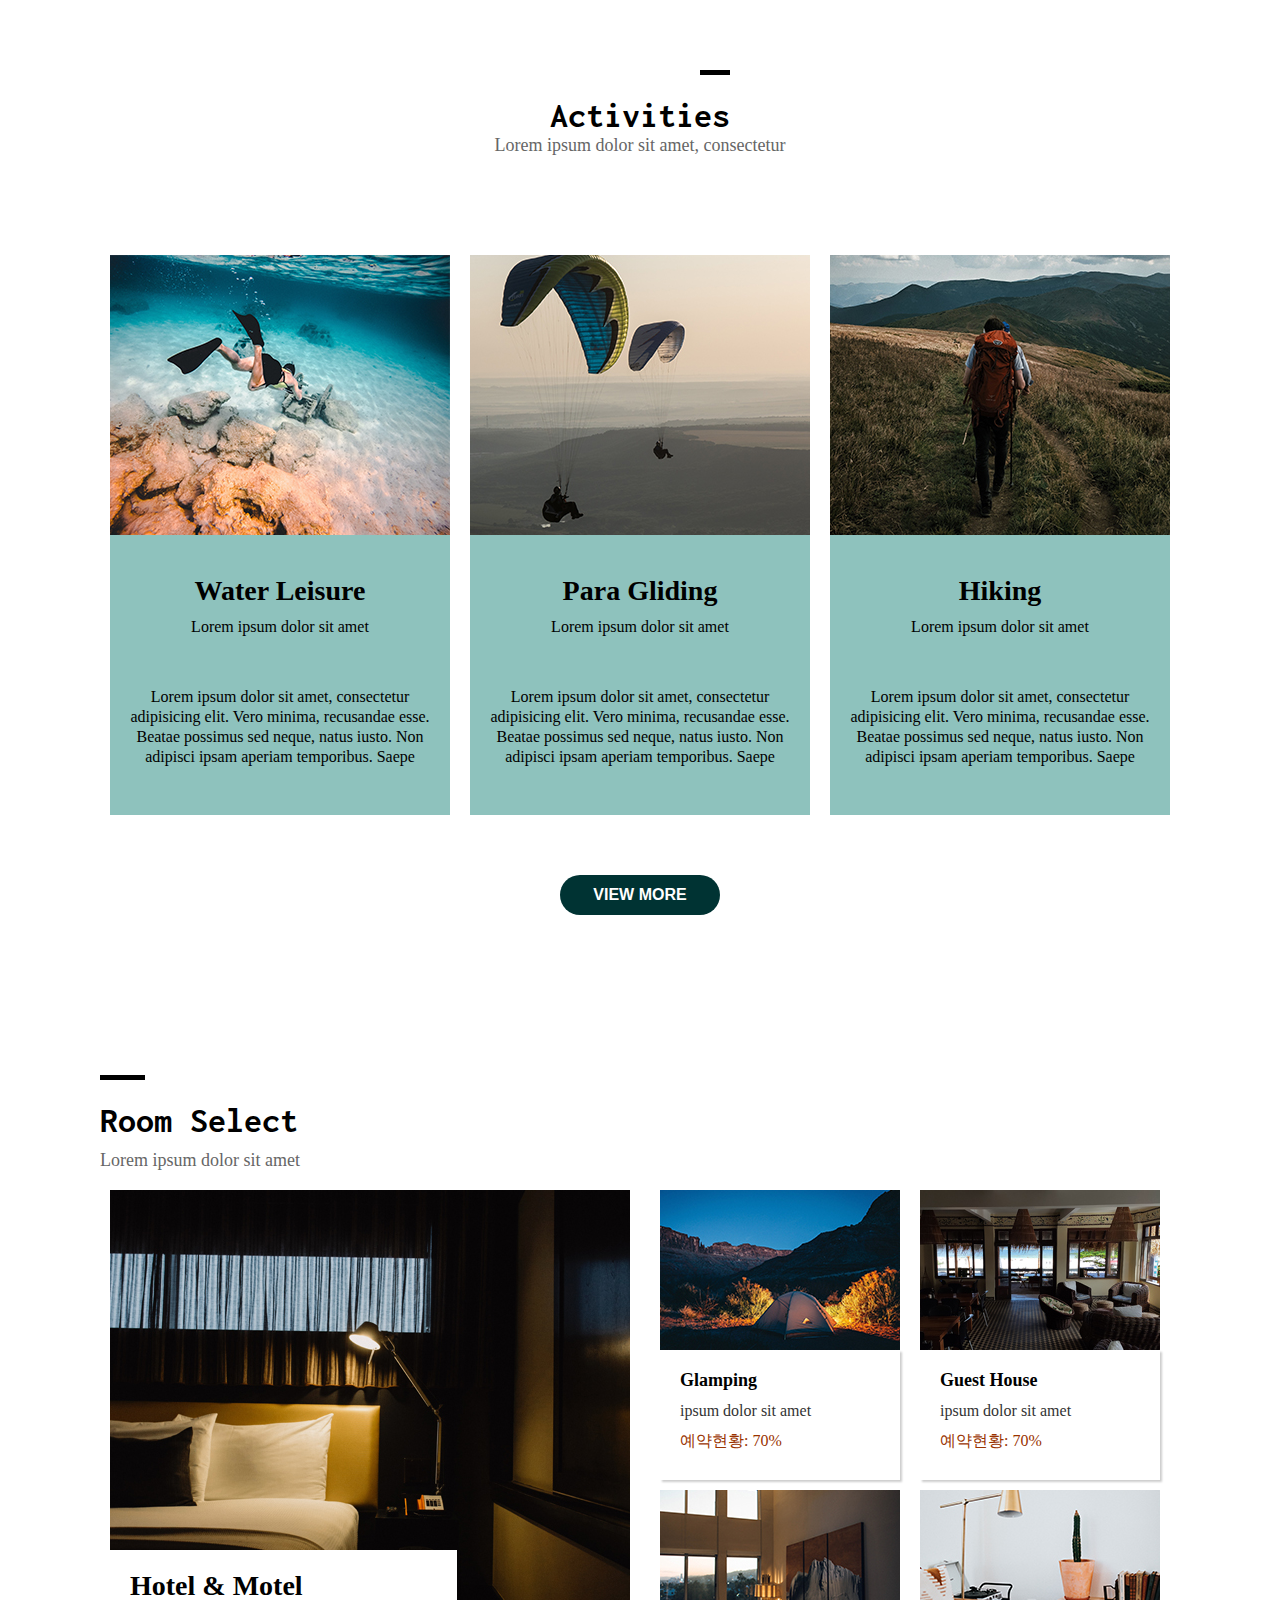
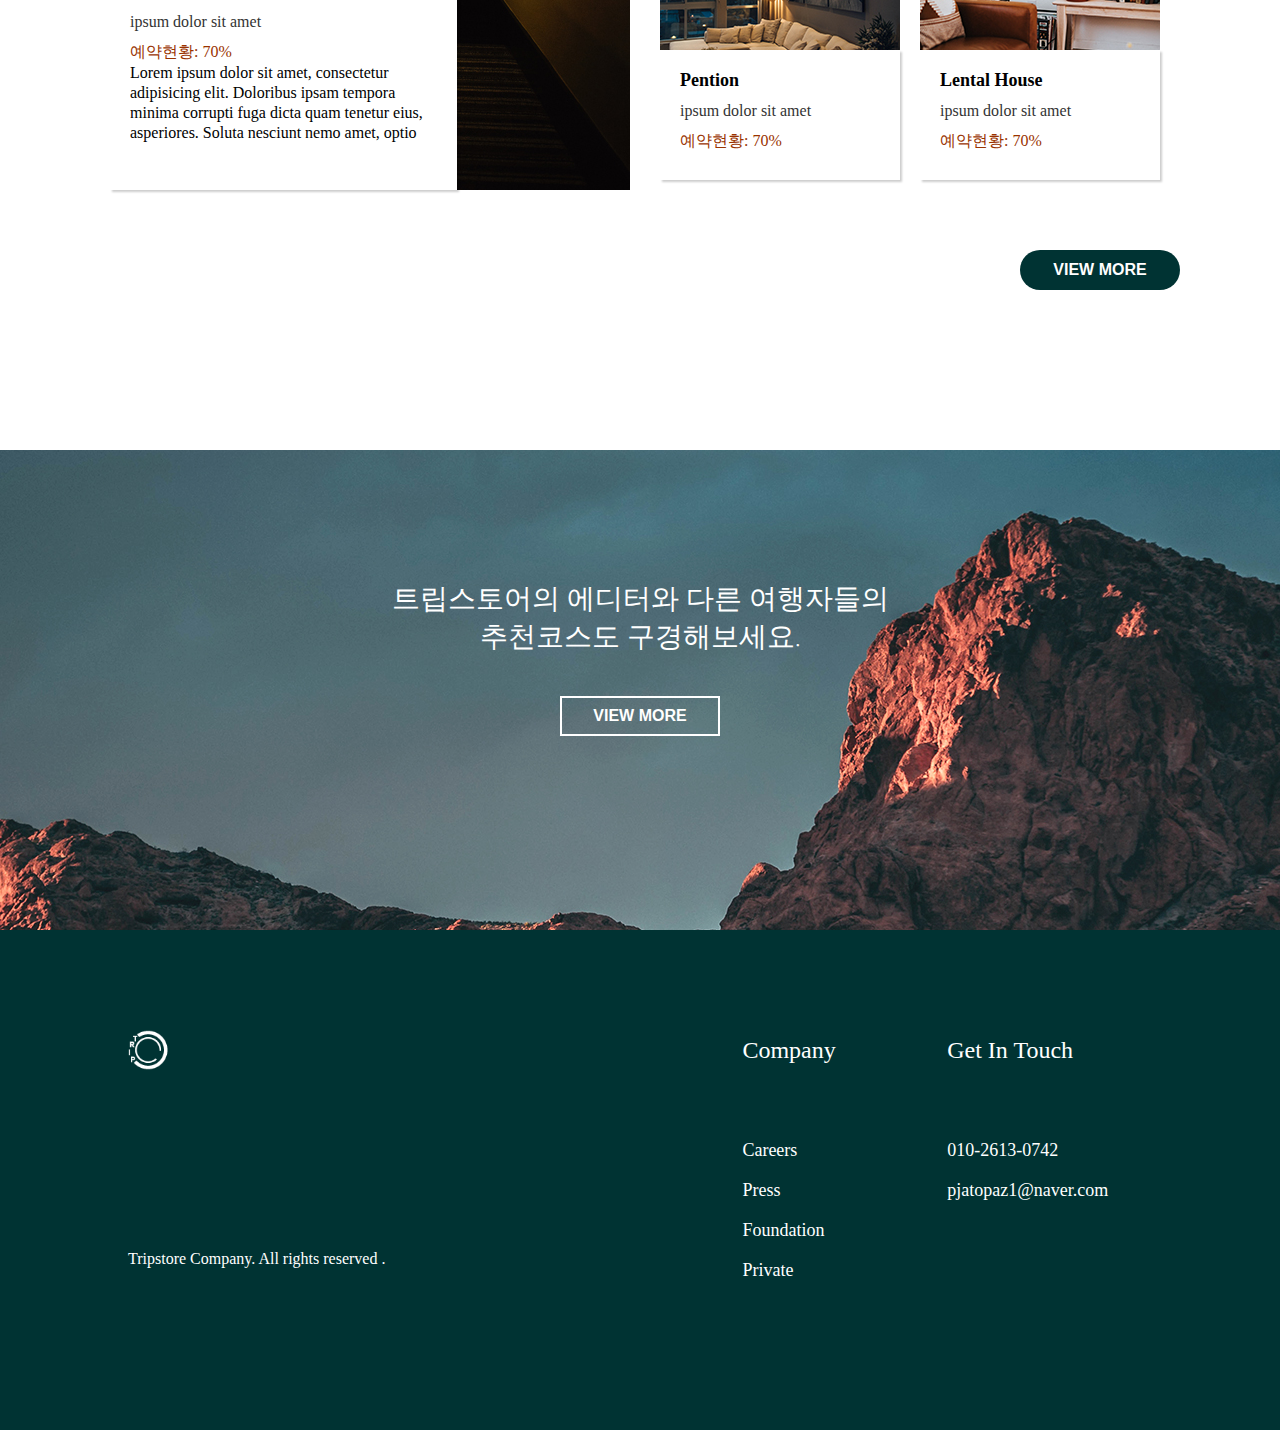
<file: sub02.html>
<!DOCTYPE html>
<html lang="en">

<head>
    <meta charset="UTF-8">
    <meta name="viewport" content="width=device-width" style="user-select: auto;">
    <title>Trip Store</title>
    <link rel="shortcut icon" href="./image/logo.png">
    <link rel="stylesheet" href="css/common.css">
    <link rel="stylesheet" href="css/reset.css">
    <link rel="stylesheet" href="css/sub02.css">
    <link rel="stylesheet" href="css/mob_sub02.css">
</head>

<body>
    <div class="hdrWrap"></div>
    <div class="mnWrap">
        <main>
            <header>
                <h2 class="topL">hello users <br> 세부일정을 계획해볼까요?</h2>
                <h4>repellendus, vel impedit repellat nisi ipsa. Laboriosam modi voluptatem consequuntur similique maxime recusandae, ad, consequatur nesciunt! Asperiores libero, unde.</h4>
            </header>
        </main>
    </div>

    <div class="cntWrap cntW01">
        <div class="content cnt01">
            <section>
                <article>
                    <div class="image i1"></div>
                    <div class="texts">
                        <h2>traffic</h2>
                        <p><i class="far fa-arrow-alt-circle-right"></i></p>
                    </div>
                </article>
                <article>
                    <div class="image i2"></div>
                    <div class="texts">
                        <h2>rooms</h2>
                        <p><i class="far fa-arrow-alt-circle-right"></i></p>
                    </div>
                </article>
                <article>
                    <div class="image i3"></div>
                    <div class="texts">
                        <h2>sights</h2>
                        <p><i class="far fa-arrow-alt-circle-right"></i></p>
                    </div>
                </article>
                <article>
                    <div class="image i4"></div>
                    <div class="texts">
                        <h2>activities</h2>
                        <p><i class="far fa-arrow-alt-circle-right"></i></p>
                    </div>
                </article>
            </section>
        </div>
    </div>

    <div class="cntWrap">
        <div class="content cnt02">
            <header>
                <h2 class="topR">traffic</h2>
                <h3>Lorem ipsum dolor sit amet</h3>
                <p>Lorem ipsum dolor sit amet, consectetur adipisicing elit. Aperiam eius officia recusandae, aliquam omnis, accusamus hic architecto sint, magni est earum enim nemo expedita? Ipsam asperiores laudantium eos perspiciatis ut.</p>
            </header>
            <section>
                <article>
                    <div class="image i1"></div>
                    <div class="texts">
                        <h2>uber</h2>
                    </div>
                </article>
                <article>
                    <div class="image i2"></div>
                    <div class="texts">
                        <h2>lental car</h2>
                    </div>
                </article>
                <article>
                    <div class="image i3"></div>
                    <div class="texts">
                        <h2>kaka taxi</h2>
                    </div>
                </article>
            </section>
        </div>
    </div>

    <div class="bnrWrap bnrW01">
        <div class="banner bnr01">
            <header>
                <h2 class="topL">sights</h2>
                <h3>local sight name here</h3>
                <p>Lorem ipsum dolor sit amet, consectetur adipisicing elit. Explicabo est tempora rerum sequi assumenda. Unde, blanditiis, consequatur. Aperiam, explicabo quidem fugit ex ullam, ut, voluptatibus dolores magnam dolorum, doloremque eos?</p>
            </header>
            <span><i class="fas fa-chevron-circle-right"></i></span>
            <section>
                <div class="image"></div>
            </section>
        </div>
    </div>

    <div class="cntWrap">
        <div class="content cnt03">
            <header>
                <h2 class="topR">activities</h2>
                <h3>Lorem ipsum dolor sit amet, consectetur</h3>
            </header>
            <section>
                <article>
                    <a href=""></a>
                    <div class="image i1"></div>
                    <div class="texts">
                        <h2>water leisure</h2>
                        <h3>Lorem ipsum dolor sit amet</h3>
                        <p>Lorem ipsum dolor sit amet, consectetur adipisicing elit. Vero minima, recusandae esse. Beatae possimus sed neque, natus iusto. Non adipisci ipsam aperiam temporibus. Saepe blanditiis, facere recusandae illum, at nulla.</p>
                    </div>
                </article>
                <article>
                    <a href=""></a>
                    <div class="image i2"></div>
                    <div class="texts">
                        <h2>para gliding</h2>
                        <h3>Lorem ipsum dolor sit amet</h3>
                        <p>Lorem ipsum dolor sit amet, consectetur adipisicing elit. Vero minima, recusandae esse. Beatae possimus sed neque, natus iusto. Non adipisci ipsam aperiam temporibus. Saepe blanditiis, facere recusandae illum, at nulla.</p>
                    </div>
                </article>
                <article>
                    <a href=""></a>
                    <div class="image i3"></div>
                    <div class="texts">
                        <h2>hiking</h2>
                        <h3>Lorem ipsum dolor sit amet</h3>
                        <p>Lorem ipsum dolor sit amet, consectetur adipisicing elit. Vero minima, recusandae esse. Beatae possimus sed neque, natus iusto. Non adipisci ipsam aperiam temporibus. Saepe blanditiis, facere recusandae illum, at nulla.</p>
                    </div>
                </article>
            </section>
            <div class="btn">
                <button>view more</button>
            </div>
        </div>
    </div>

    <div class="cntWrap">
        <div class="content cnt04">
            <header>
                <h2 class="topL">room select</h2>
                <h3>Lorem ipsum dolor sit amet</h3>
            </header>
            <section>
                <article class="artR">
                    <div class="image i1"></div>
                    <div class="texts">
                        <h2>hotel &amp; motel</h2>
                        <h3>ipsum dolor sit amet</h3>
                        <h5>예약현황: 70%</h5>
                        <p>
                            Lorem ipsum dolor sit amet, consectetur adipisicing elit. Doloribus ipsam tempora minima corrupti fuga dicta quam tenetur eius, asperiores. Soluta nesciunt nemo amet, optio architecto! Aliquam error atque corrupti officiis.
                        </p>
                    </div>
                </article>
                <div class="artL">

                    <article>
                        <div class="image i2"></div>
                        <div class="texts">
                            <h2>glamping</h2>
                            <h3>ipsum dolor sit amet</h3>
                            <h5>예약현황: 70%</h5>
                        </div>
                    </article>
                    <article>
                        <div class="image i3"></div>
                        <div class="texts">
                            <h2>guest house</h2>
                            <h3>ipsum dolor sit amet</h3>
                            <h5>예약현황: 70%</h5>
                        </div>
                    </article>
                    <article>
                        <div class="image i4"></div>
                        <div class="texts">
                            <h2>pention</h2>
                            <h3>ipsum dolor sit amet</h3>
                            <h5>예약현황: 70%</h5>
                        </div>
                    </article>
                    <article>
                        <div class="image i5"></div>
                        <div class="texts">
                            <h2>lental house</h2>
                            <h3>ipsum dolor sit amet</h3>
                            <h5>예약현황: 70%</h5>
                        </div>
                    </article>
                </div>
            </section>
            <div class="btn">
                <button>view more</button>
            </div>
        </div>
    </div>

    <div class="bnrWrap bnrW02">
        <div class="banner bnr02">
            <header>
                <h2>트립스토어의 에디터와 다른 여행자들의 <br> 추천코스도 구경해보세요.</h2>
                <button>view more</button>
            </header>
        </div>
    </div>
    <div class="ftrWrap"></div>
    <script src="js/common.js"></script>
</body>

</html>
</file>
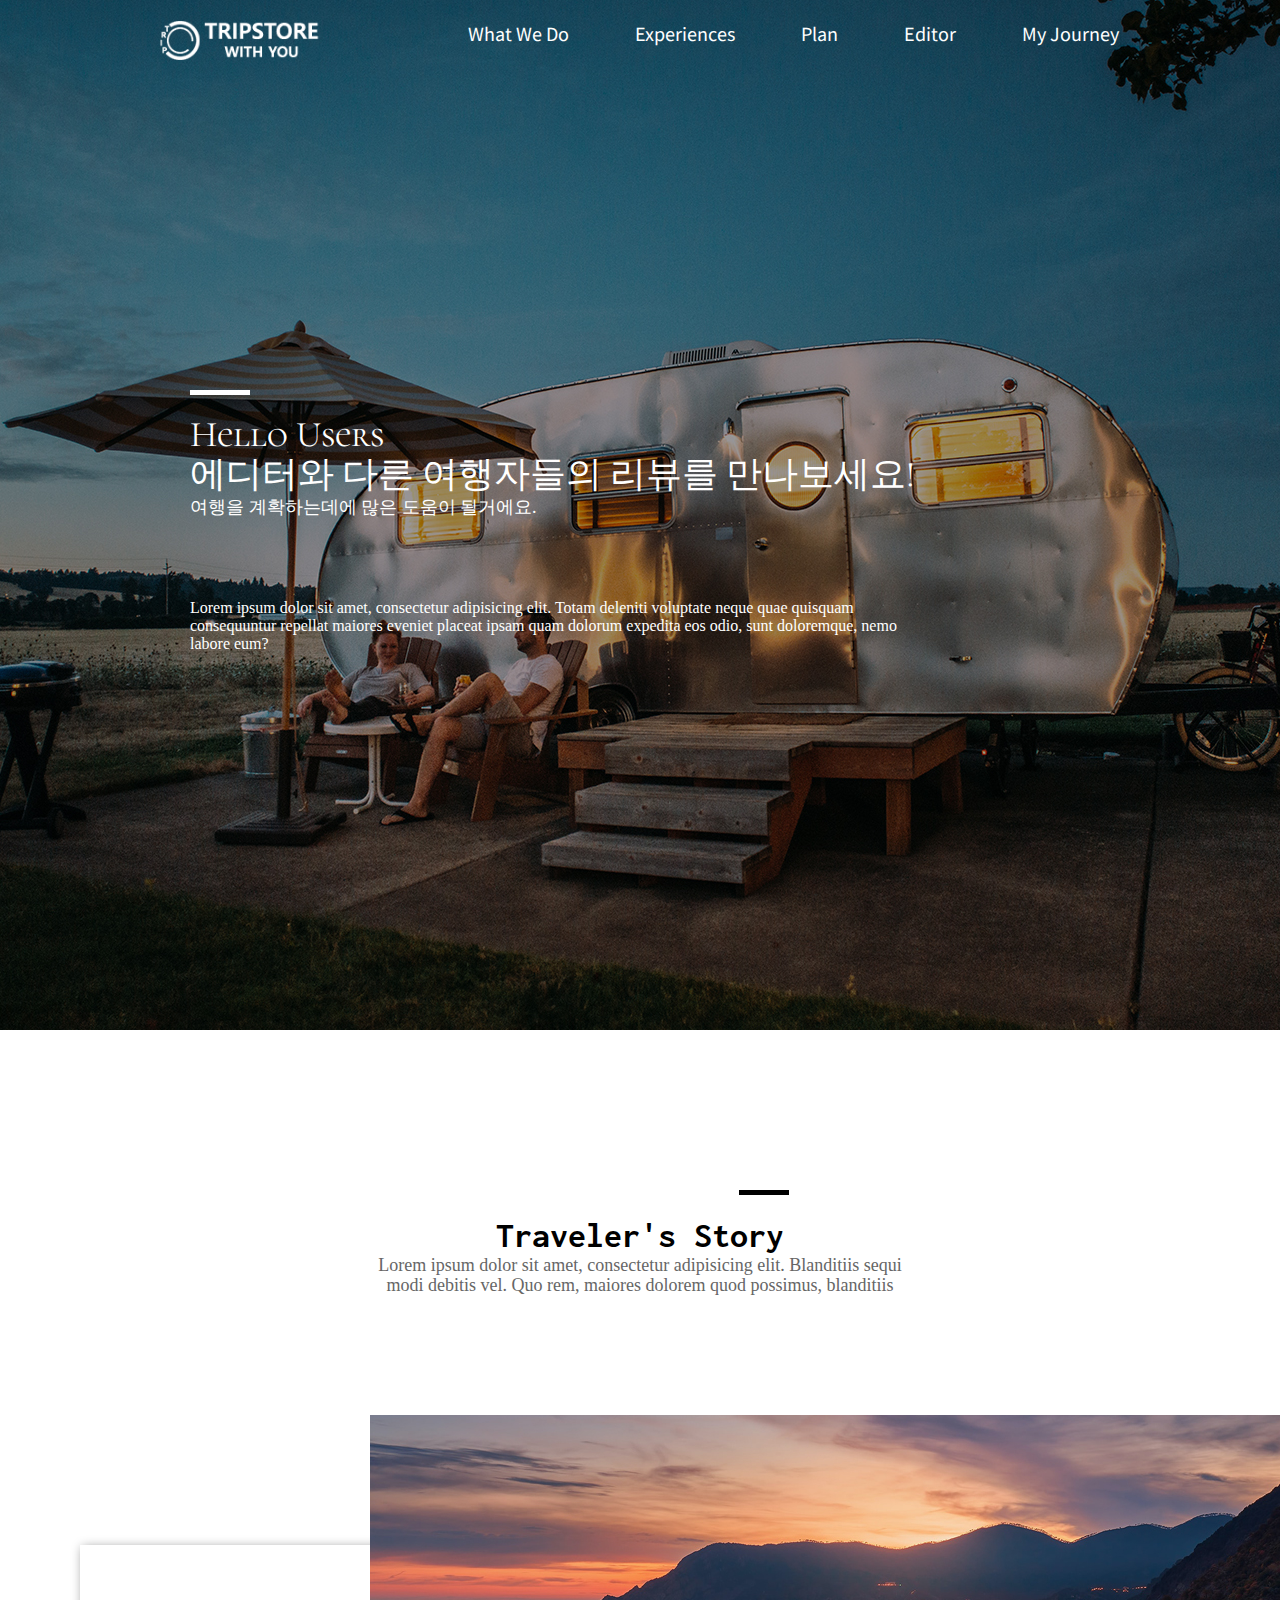
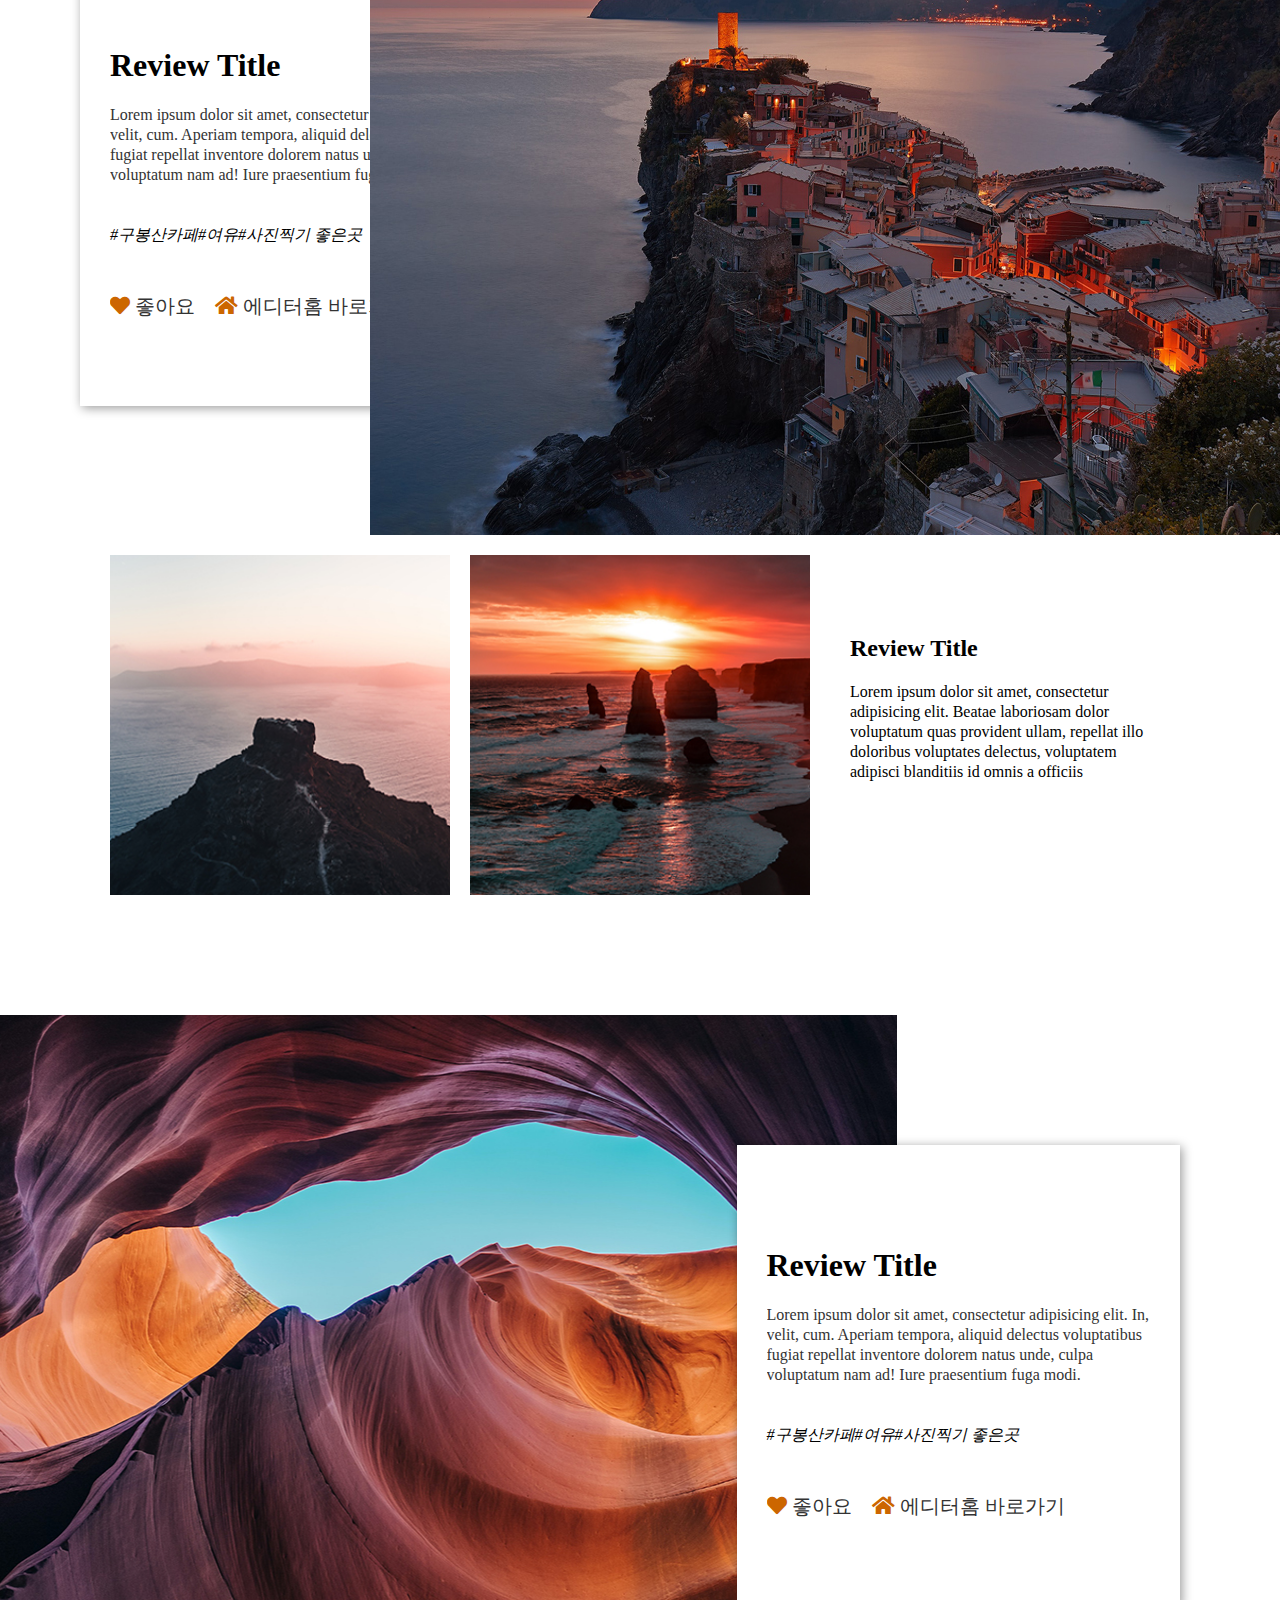
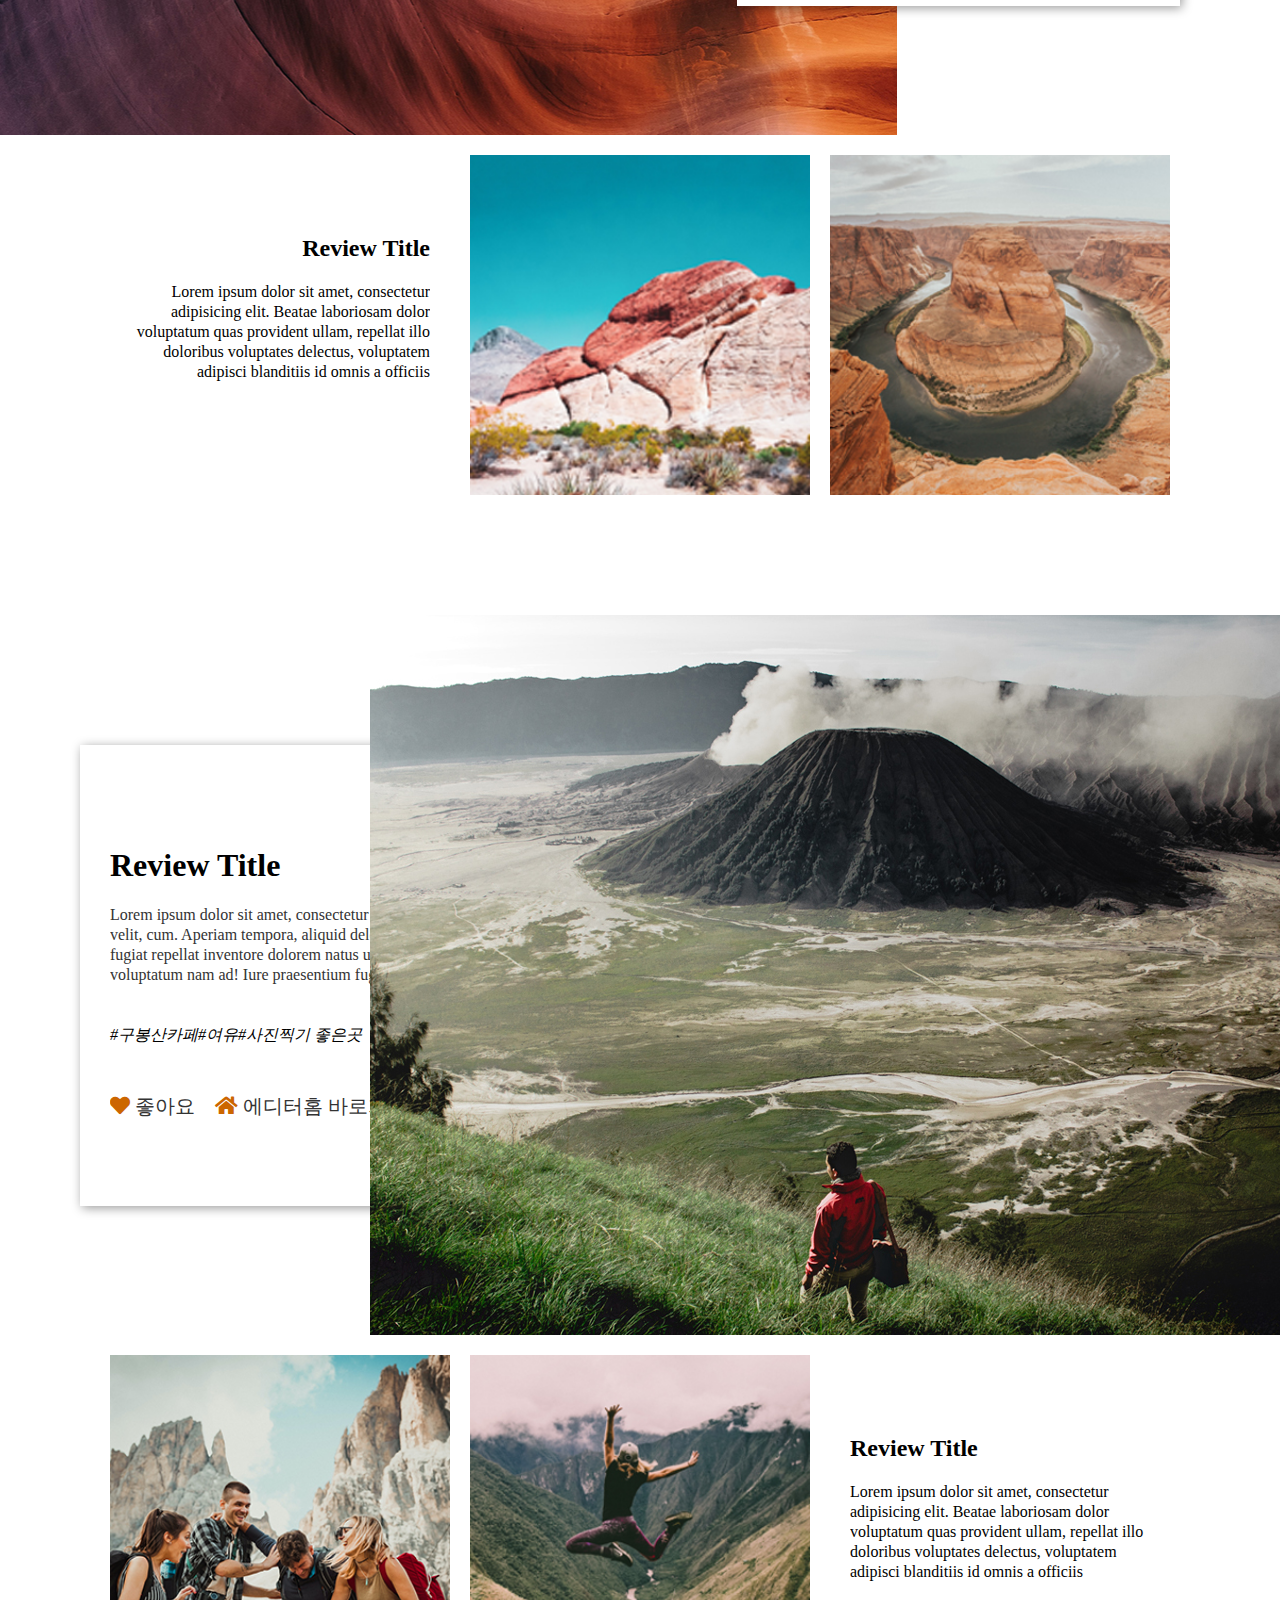
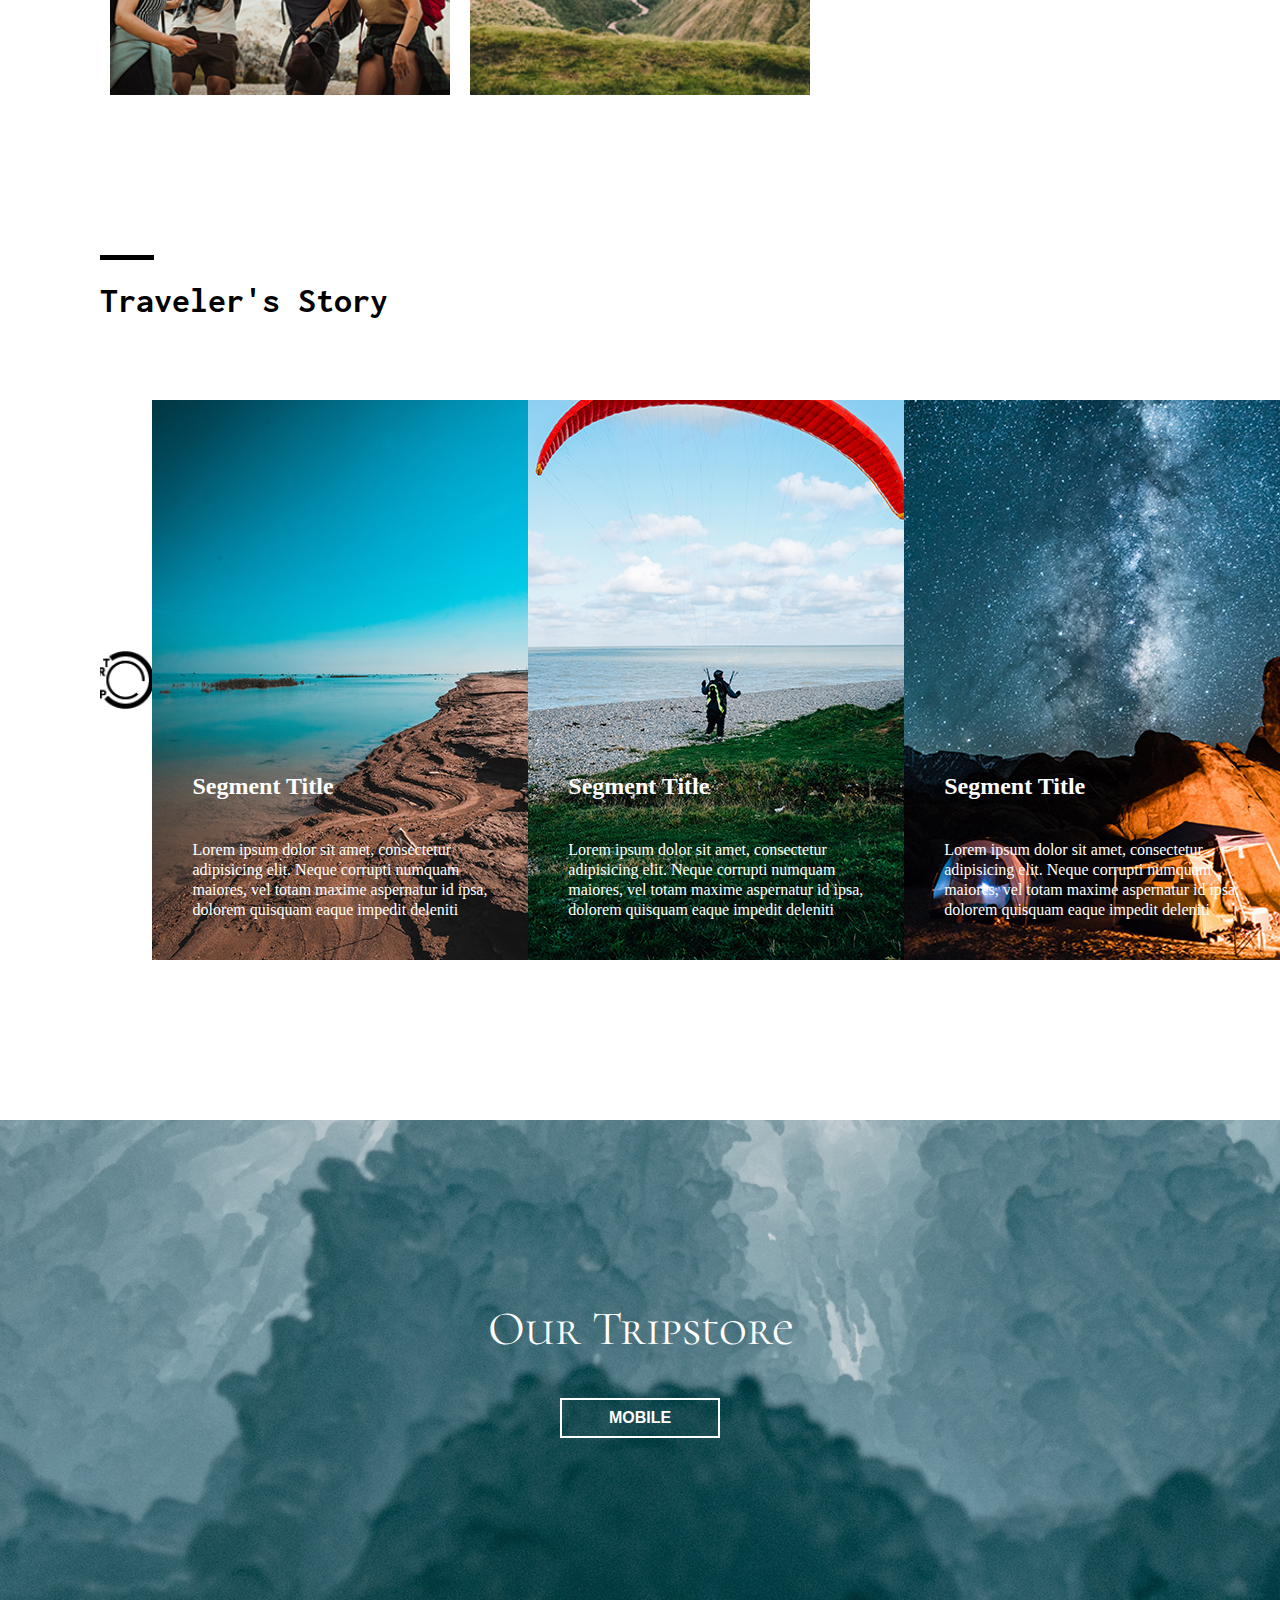
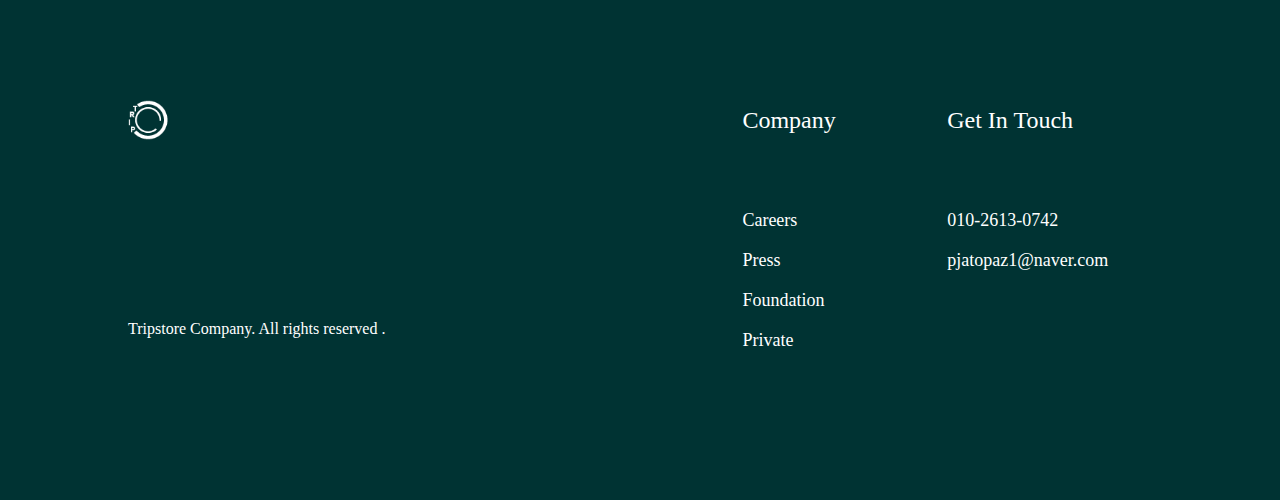
<file: sub03.html>
<!DOCTYPE html>
<html lang="en">

<head>
    <meta charset="UTF-8">
    <title>Trip Store</title>
    <link rel="shortcut icon" href="./image/logo.png">
    <meta name="viewport" content="width=device-width" style="user-select: auto;">
    <link rel="stylesheet" href="css/common.css">
    <link rel="stylesheet" href="css/reset.css">
    <link rel="stylesheet" href="css/sub03.css">
    <link rel="stylesheet" href="css/mob_sub03.css">
</head>

<body>
    <div class="hdrWrap"></div>
     <div class="mnWrap">
        <main>
            <header>
                <h2 class="topL">hello users <br> 에디터와 다른 여행자들의 리뷰를 만나보세요!</h2>
                <h4>여행을 계확하는데에 많은 도움이 될거에요.</h4>
                <p>Lorem ipsum dolor sit amet, consectetur adipisicing elit. Totam deleniti voluptate neque quae quisquam consequuntur repellat maiores eveniet placeat ipsam quam dolorum expedita eos odio, sunt doloremque, nemo labore eum?</p>
            </header>
        </main>
    </div>

    <div class="cntWrap">
        <div class="content cnt01">
            <header>
                <h2 class="topR">traveler's story</h2>
                <h3>Lorem ipsum dolor sit amet, consectetur adipisicing elit. Blanditiis sequi modi debitis vel. Quo rem, maiores dolorem quod possimus, blanditiis voluptates saepe, sapiente ipsa a atque, animi vel hic ipsum.</h3>
            </header>
            <section>
                <article>
                    <div class="artTop">
                        <div class="image">
                            <div class="overGrid i1"></div>
                        </div>
                        <div class="texts">
                            <h2>review title</h2>
                            <p>Lorem ipsum dolor sit amet, consectetur adipisicing elit. In, velit, cum. Aperiam tempora, aliquid delectus voluptatibus fugiat repellat inventore dolorem natus unde, culpa voluptatum nam ad! Iure praesentium fuga modi.</p>
                            <h3>#구봉산카페#여유#사진찍기 좋은곳</h3>
                            <p><i class="fas fa-heart"></i> 좋아요 &nbsp;&nbsp; <i class="fas fa-home"></i> 에디터홈 바로가기</p>
                        </div>
                    </div>
                    <div class="artBtm">
                        <div class="image i1-1"></div>
                        <div class="image i1-2"></div>
                        <div class="texts">
                            <h2>review title</h2>
                            <p>Lorem ipsum dolor sit amet, consectetur adipisicing elit. Beatae laboriosam dolor voluptatum quas provident ullam, repellat illo doloribus voluptates delectus, voluptatem adipisci blanditiis id omnis a officiis dignissimos perferendis placeat!</p>
                        </div>
                    </div>
                </article>
                <article>
                    <div class="artTop">
                        <div class="image">
                            <div class="overGrid i2"></div>
                        </div>
                        <div class="texts">
                            <h2>review title</h2>
                            <p>Lorem ipsum dolor sit amet, consectetur adipisicing elit. In, velit, cum. Aperiam tempora, aliquid delectus voluptatibus fugiat repellat inventore dolorem natus unde, culpa voluptatum nam ad! Iure praesentium fuga modi.</p>
                            <h3>#구봉산카페#여유#사진찍기 좋은곳</h3>
                            <p><i class="fas fa-heart"></i> 좋아요 &nbsp;&nbsp; <i class="fas fa-home"></i> 에디터홈 바로가기</p>
                        </div>
                    </div>
                    <div class="artBtm">
                        <div class="image i2-2"></div>
                        <div class="image i2-1"></div>
                        <div class="texts">
                            <h2>review title</h2>
                            <p>Lorem ipsum dolor sit amet, consectetur adipisicing elit. Beatae laboriosam dolor voluptatum quas provident ullam, repellat illo doloribus voluptates delectus, voluptatem adipisci blanditiis id omnis a officiis dignissimos perferendis placeat!</p>
                        </div>
                    </div>
                </article>
                <article>
                    <div class="artTop">
                        <div class="image">
                            <div class="overGrid i3"></div>
                        </div>
                        <div class="texts">
                            <h2>review title</h2>
                            <p>Lorem ipsum dolor sit amet, consectetur adipisicing elit. In, velit, cum. Aperiam tempora, aliquid delectus voluptatibus fugiat repellat inventore dolorem natus unde, culpa voluptatum nam ad! Iure praesentium fuga modi.</p>
                            <h3>#구봉산카페#여유#사진찍기 좋은곳</h3>
                            <p><i class="fas fa-heart"></i> 좋아요 &nbsp;&nbsp; <i class="fas fa-home"></i> 에디터홈 바로가기</p>
                        </div>
                    </div>
                    <div class="artBtm">
                        <div class="image i3-1"></div>
                        <div class="image i3-2"></div>
                        <div class="texts">
                            <h2>review title</h2>
                            <p>Lorem ipsum dolor sit amet, consectetur adipisicing elit. Beatae laboriosam dolor voluptatum quas provident ullam, repellat illo doloribus voluptates delectus, voluptatem adipisci blanditiis id omnis a officiis dignissimos perferendis placeat!</p>
                        </div>
                    </div>
                </article>
            </section>
        </div>
    </div>

    <div class="cntWrap">
        <div class="content cnt02">
            <header>
                <h2 class="topL">traveler's story</h2>
            </header>
            <section>
                <div class="logo"></div>
                <article>
                    <div class="image i1"></div>
                    <div class="texts">
                        <h2>segment title</h2>
                        <p>Lorem ipsum dolor sit amet, consectetur adipisicing elit. Neque corrupti numquam maiores, vel totam maxime aspernatur id ipsa, dolorem quisquam eaque impedit deleniti dolor suscipit. Incidunt quisquam, reprehenderit quibusdam fugiat.</p>
                    </div>
                </article>
                <article>
                    <div class="image i2"></div>
                    <div class="texts">
                        <h2>segment title</h2>
                        <p>Lorem ipsum dolor sit amet, consectetur adipisicing elit. Neque corrupti numquam maiores, vel totam maxime aspernatur id ipsa, dolorem quisquam eaque impedit deleniti dolor suscipit. Incidunt quisquam, reprehenderit quibusdam fugiat.</p>
                    </div>
                </article>
                <article>
                    <div class="image i3"></div>
                    <div class="texts">
                        <h2>segment title</h2>
                        <p>Lorem ipsum dolor sit amet, consectetur adipisicing elit. Neque corrupti numquam maiores, vel totam maxime aspernatur id ipsa, dolorem quisquam eaque impedit deleniti dolor suscipit. Incidunt quisquam, reprehenderit quibusdam fugiat.</p>
                    </div>
                </article>
            </section>
        </div>
    </div>

    <div class="bnrWrap bnrW01">
        <div class="banner bnr01">
            <header>
                <h2>our tripstore</h2>
                <button>mobile</button>
            </header>
        </div>
    </div>

    <div class="ftrWrap"></div>
    <script src="js/common.js"></script>
</body>

</html>
</file>
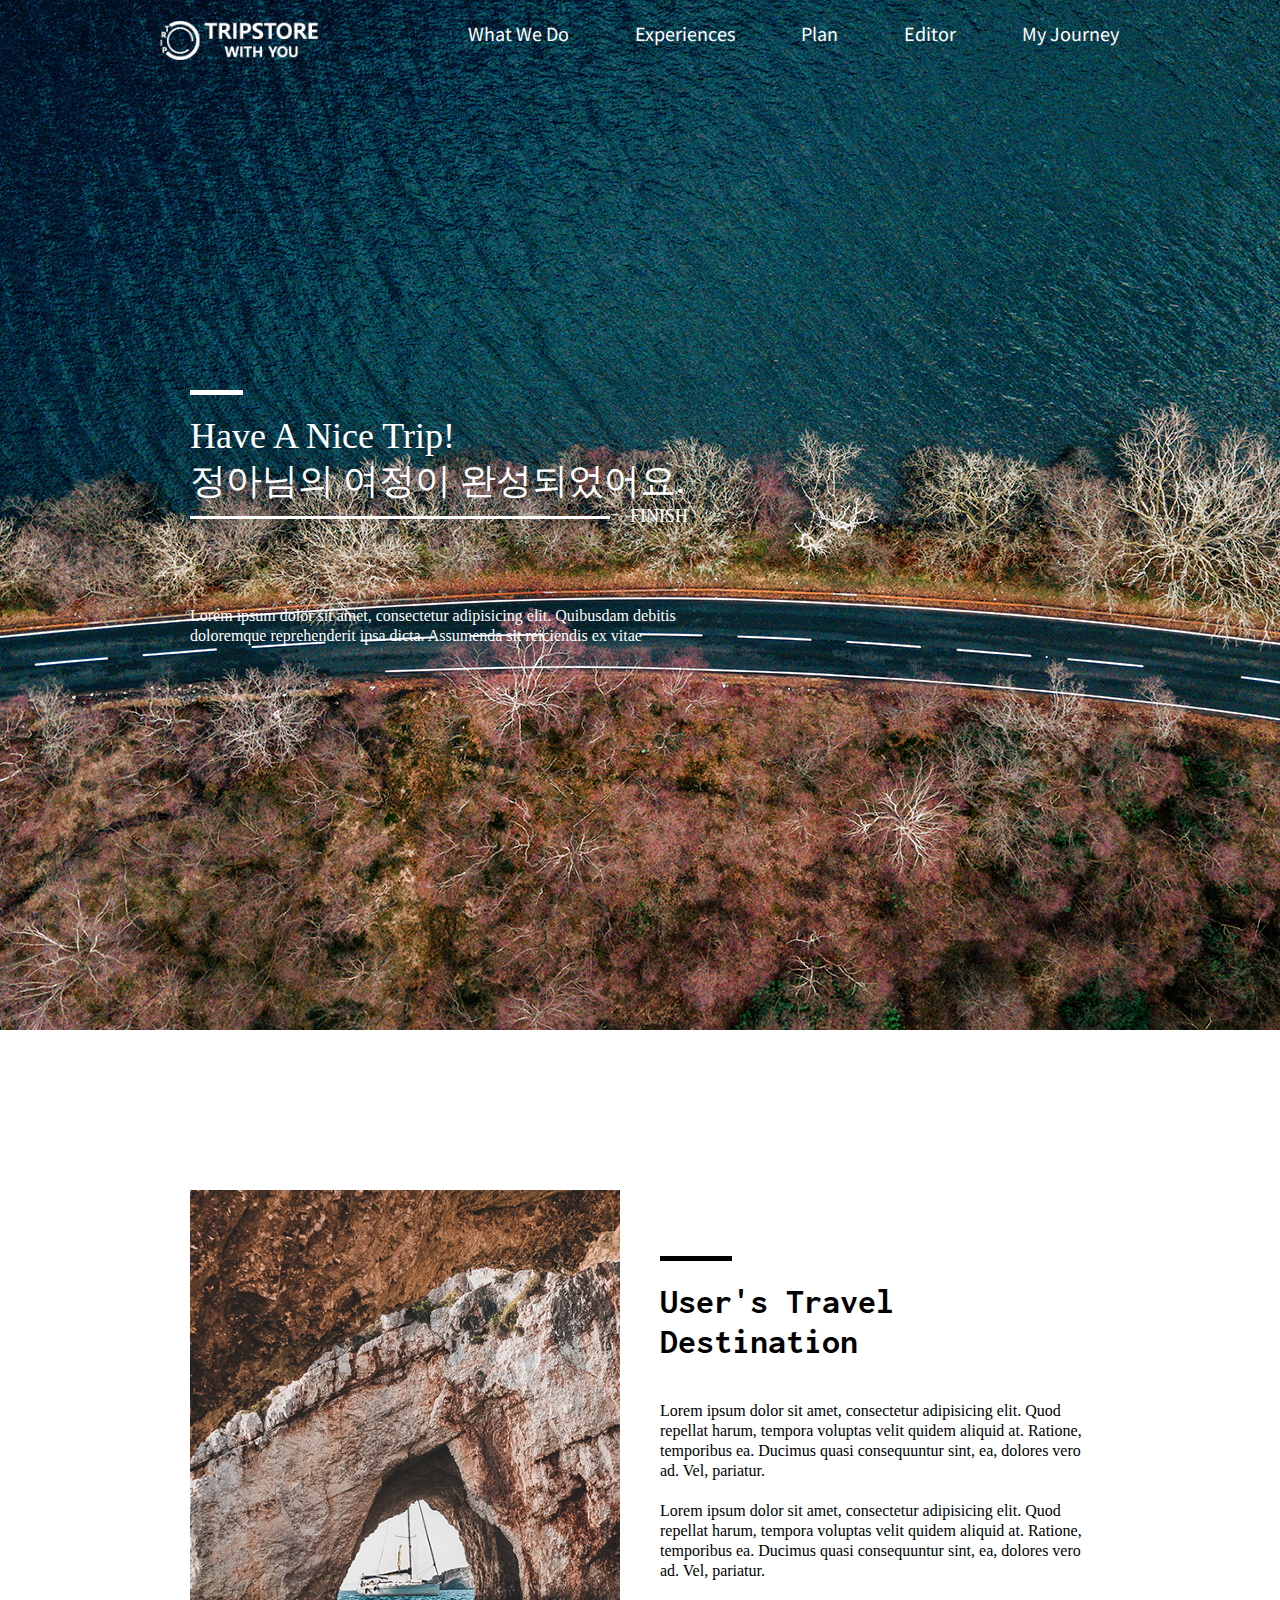
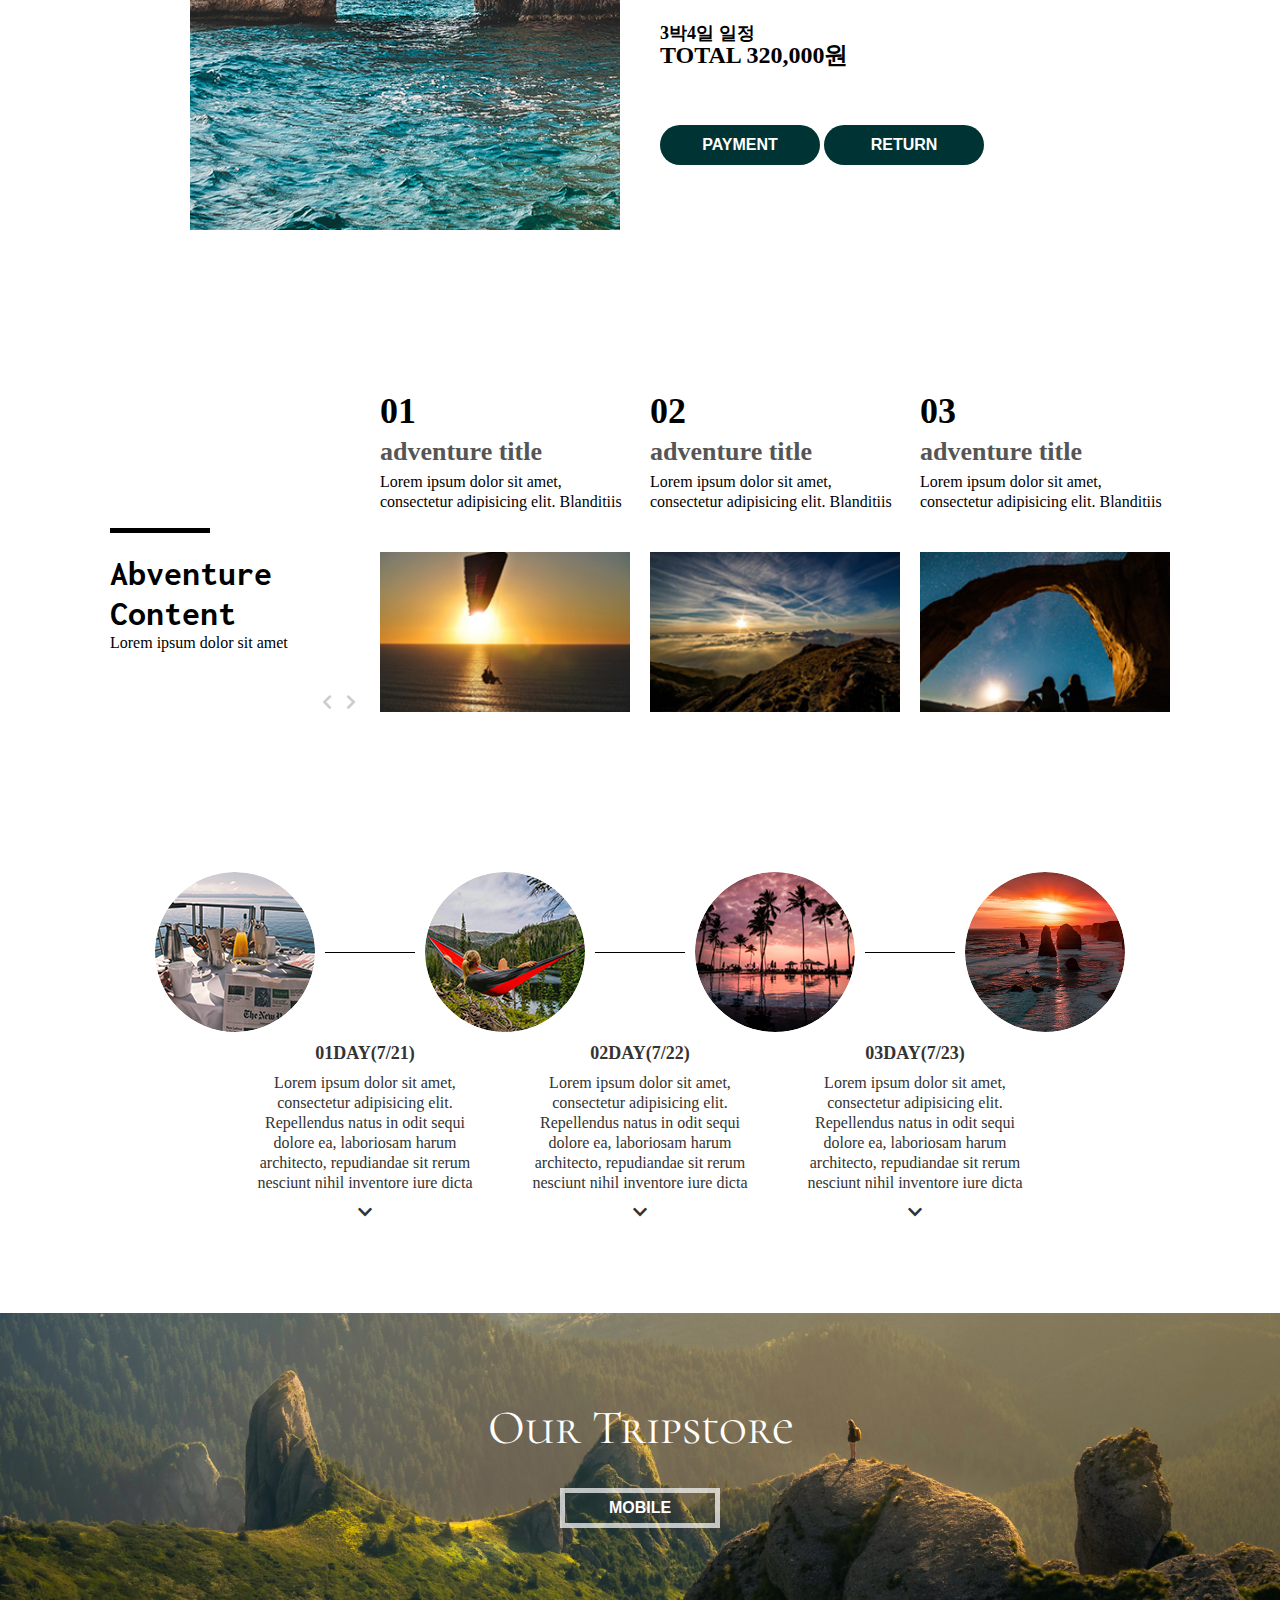
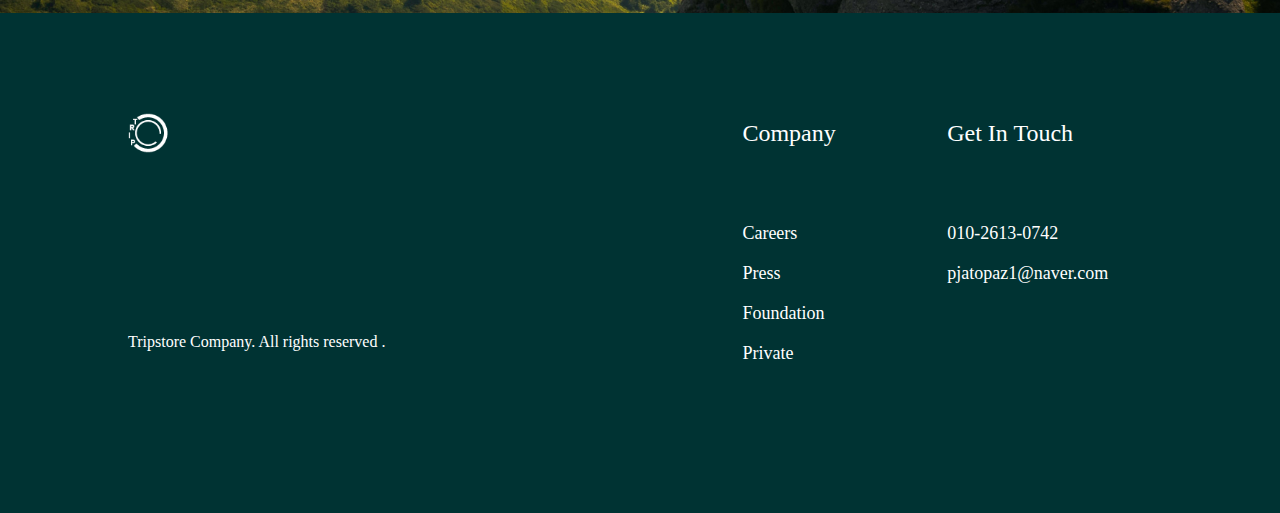
<file: sub04.html>
<!DOCTYPE html>
<html lang="en">
<head>
    <meta charset="UTF-8">
    <title>Trip Store</title>
    <link rel="shortcut icon" href="./image/logo.png">
    <meta name="viewport" content="width=device-width" style="user-select: auto;">
    <link rel="stylesheet" href="css/common.css">
    <link rel="stylesheet" href="css/reset.css">
    <link rel="stylesheet" href="css/sub04.css">
    <link rel="stylesheet" href="css/mob_sub04.css">
</head>

<body>
    <div class="hdrWrap"></div>
    <div class="mnWrap">
        <main>
            <div class="header">
                <h2 class="topL">have a nice trip! <br> 정아님의 여정이 완성되었어요.</h2>
                <h4>finish</h4>
                <p>Lorem ipsum dolor sit amet, consectetur adipisicing elit. Quibusdam debitis doloremque reprehenderit ipsa dicta. Assumenda sit reiciendis ex vitae consectetur, a nesciunt iure cumque. Alias delectus facilis consequuntur libero repellat!</p>
            </div>
        </main>
    </div>

    <div class="cntWrap">
        <div class="content cnt01">
            <header>
                <h2 class="topL">user's travel destination</h2>
                <p>Lorem ipsum dolor sit amet, consectetur adipisicing elit. Quod repellat harum, tempora voluptas velit quidem aliquid at. Ratione, temporibus ea. Ducimus quasi consequuntur sint, ea, dolores vero ad. Vel, pariatur.</p>
                <p>Lorem ipsum dolor sit amet, consectetur adipisicing elit. Quod repellat harum, tempora voluptas velit quidem aliquid at. Ratione, temporibus ea. Ducimus quasi consequuntur sint, ea, dolores vero ad. Vel, pariatur.</p>
                <h4>3박4일 일정</h4>
                <h3>total 320,000원</h3>
                <div class="btn">
                    <button>payment</button>
                    <button>return</button>
                </div>
            </header>
            <section>
                <article>
                    <div class="image"></div>
                </article>
            </section>
        </div>
    </div>

    <div class="cntWrap">
        <div class="content cnt02">
            <header>
                <h2 class="topL">abventure <br> content</h2>
                <p>Lorem ipsum dolor sit amet</p>
                <div class="btn">
                    <button><i class="fas fa-chevron-left"></i></button>
                    <button><i class="fas fa-chevron-right"></i></button>
                </div>
            </header>
            <article>
                <div class="texts">
                    <h2>01</h2>
                    <h3>adventure title</h3>
                    <p>Lorem ipsum dolor sit amet, consectetur adipisicing elit. Blanditiis laboriosam laudantium sequi, ipsam totam repellendus ipsum nostrum nihil. A dolores sed natus possimus, cum amet labore ut et autem tenetur.</p>
                </div>
                <div class="image i1"></div>
            </article>
            <article>
                <div class="texts">
                    <h2>02</h2>
                    <h3>adventure title</h3>
                    <p>Lorem ipsum dolor sit amet, consectetur adipisicing elit. Blanditiis laboriosam laudantium sequi, ipsam totam repellendus ipsum nostrum nihil. A dolores sed natus possimus, cum amet labore ut et autem tenetur.</p>
                </div>
                <div class="image i2"></div>
            </article>
            <article>
                <div class="texts">
                    <h2>03</h2>
                    <h3>adventure title</h3>
                    <p>Lorem ipsum dolor sit amet, consectetur adipisicing elit. Blanditiis laboriosam laudantium sequi, ipsam totam repellendus ipsum nostrum nihil. A dolores sed natus possimus, cum amet labore ut et autem tenetur.</p>
                </div>
                <div class="image i3"></div>
            </article>
        </div>
    </div>

    <div class="cntWrap">
        <div class="content cnt03">
            <section>
                <div class="artTop">
                    <article>
                        <div class="image i1"></div>
                    </article>
                    <article>
                        <div class="image i2"></div>
                    </article>
                    <article>
                        <div class="image i3"></div>
                    </article>
                    <article>
                        <div class="image i4"></div>
                    </article>
                </div>
                <div class="artBtm">
                    <article>
                        <h2>01day(7/21)</h2>
                        <p>Lorem ipsum dolor sit amet, consectetur adipisicing elit. Repellendus natus in odit sequi dolore ea, laboriosam harum architecto, repudiandae sit rerum nesciunt nihil inventore iure dicta voluptates dolores quis minima.</p>
                        <div class="btn">
                            <p>
                                <i class="fas fa-chevron-down"></i>
                            </p>
                        </div>
                    </article>
                    <article>
                        <h2>02day(7/22)</h2>
                        <p>Lorem ipsum dolor sit amet, consectetur adipisicing elit. Repellendus natus in odit sequi dolore ea, laboriosam harum architecto, repudiandae sit rerum nesciunt nihil inventore iure dicta voluptates dolores quis minima.</p>
                        <div class="btn">
                            <p>
                                <i class="fas fa-chevron-down"></i>
                            </p>
                        </div>
                    </article>
                    <article>
                        <h2>03day(7/23)</h2>
                        <p>Lorem ipsum dolor sit amet, consectetur adipisicing elit. Repellendus natus in odit sequi dolore ea, laboriosam harum architecto, repudiandae sit rerum nesciunt nihil inventore iure dicta voluptates dolores quis minima.</p>
                        <div class="btn">
                            <p>
                                <i class="fas fa-chevron-down"></i>
                            </p>
                        </div>
                    </article>
                </div>
            </section>
        </div>
    </div>

    <div class="bnrWrap">
        <div class="banner bnr01">
            <h2>our tripstore</h2>
            <button>mobile</button>
        </div>
    </div>
   <div class="ftrWrap"></div>
   <script src="js/common.js"></script>
</body>

</html>
</file>
<file: css/common.css>
@import url('all.css');
@import url('https://fonts.googleapis.com/css2?family=Noto+Sans+KR:wght@100;300;500;700;900&family=Noto+Serif+KR:wght@300;500;700&family=Kaushan+Script&family=Cormorant+Unicase:wght@500&family=Inconsolata:wght@500&display=swap');

@font-face {
    font-family: 'Noto Sans KR';
    font-weight: 100;
    src: url(../fonts/NotoSansKR-Thin.otf);
}

@font-face {
    font-family: 'Noto Sans KR';
    font-weight: 300;
    src: url(../fonts/NotoSansKR-Light.otf);
}

@font-face {
    font-family: 'Noto Sans KR';
    font-weight: 500;
    src: url(../fonts/NotoSansKR-Medium.otf);
}

@font-face {
    font-family: 'Noto Sans KR';
    font-weight: 700;
    src: url(../fonts/NotoSansKR-Bold.otf);
}

@font-face {
    font-family: 'Noto Sans KR';
    font-weight: 700;
    src: url(../fonts/NotoSansKR-Black.otf);
}

@font-face {
    font-family: 'Noto Serif KR';
    font-weight: 300;
    src: url(../fonts/NotoSerifKR-Light.otf);
}

@font-face {
    font-family: 'Noto Serif KR';
    font-weight: 500;
    src: url(../fonts/NotoSerifKR-Medium.otf);
}

@font-face {
    font-family: 'Noto Serif KR';
    font-weight: 700;
    src: url(../fonts/NotoSerifKR-Bold.otf);
}

@font-face {
    font-family: 'Kaushan Script';
    font-weight: 700;
    src: url(../fonts/KaushanScript-Regular.ttf);
}

@font-face {
    font-family: 'Kaushan Script';
    font-weight: 700;
    src: url(../fonts/KaushanScript-Regular.ttf);
}

@font-face {
    font-family: 'Cormorant Unicase';
    font-weight: 500;
    src: url(../fonts/CormorantUnicase-Bold.ttf);
}

@font-face {
    font-family: 'Inconsolata';
    font-weight: 500;
    src: url(../fonts/Inconsolata-VariableFont_wdth,wght.ttf);
}

body {
    font-family: "Noto Sans KR";
    font-weight: 300;
}

*.topR::before {
    display: block;
    content: '';
    width: calc(100% / 12 * 2);
    height: 20px;
    border-top: 5px solid black;
    margin-left: auto;
}

*.topL::before {
    display: block;
    content: '';
    width: calc(100% / 12 * 2);
    height: 20px;
    border-top: 5px solid black;
    margin-right: auto;
}

.image {
    background-size: cover;
    background-position: center;
    background-repeat: no-repeat;
}

/*글로벌 헤더*/
div.hdrWrap {
    color: #fff;

}

div.hdrWrap header {
    width: 100%;
    padding: 20px 10%;
    display: flex;
    justify-content: space-between;
}

div.hdrWrap header h1 {
    width: 30%;
    max-width: 220px;
    height: 40px;
    background-image: url('../image/logo_name.png');
    background-size: contain;
    background-position: center;
    background-repeat: no-repeat;
    position: relative;
}

div.hdrWrap header h1 a {
    position: absolute;
    left: 0;
    right: 0;
    width: 100%;
    height: 100%;

}

div.hdrWrap header ul {
    width: 70%;
    max-width: 850px;
    display: flex;
    justify-content: space-around;
}

div.hdrWrap header ul li {
    font-size: 18px;
    font-family: "Noto sans KR";
    text-transform: capitalize;
}

div.hdrWrap header ul .bars {
    display: none;
}

div.hdrWrap header ul .sideSlide {
    display: none;
}

@media(max-width:950px) {
    div.hdrWrap header ul li{
        display: none;
        width: 100%;
        text-align: right;

    }
    div.hdrWrap header ul .bars {
        display: block;
        font-size: 30px;
        transition: color 0.2s;
    }
    div.hdrWrap header ul .sideSlide {
        display: block;
        width: 0vw;
        height: 100vh;
        position: fixed;
        top: 0;
        right: 0;
        z-index: 20;
        background-color: rgba(0,0,0,0.5);
        transition: width 0.5s;
    }
    div.hdrWrap header ul .sideSlide .ham{
        font-size: 40px;
        text-align: right;
        margin: 30px 20px 0px 0px;
    }
    div.hdrWrap header ul .sideSlide ol{
        margin-top: 50%;
    }
    div.hdrWrap header ul .sideSlide ol li{
        display: block;
        font-size: 28px;
        line-height: 60px;
        text-align: center;
    }
}

/*글로벌 메인*/
div.mnWrap {
    width: 100vw;
    height: 1080px;
    background-image: url(../image/header01.jpg);
    margin-top: -130px;
    background-size: cover;
    background-position: center;
    background-repeat: no-repeat;
}

div.mnWrap main {
    width: 90%;
    max-width: 1080px;
    margin: 0 auto;
    padding: 440px 90px 0;

}

div.mnWrap main header {
    color: #fff;
    position: relative;
}

div.mnWrap main header h2 {
    font-size: 98px;
    line-height: 100px;
    font-family: "Cormorant Unicase";
    text-transform: capitalize;
}

div.mnWrap main header h3 {
    font-size: 24px;
    line-height: 40px;
    margin-top: 80px;
}

div.mnWrap main header h3:last-of-type {
    position: absolute;
    right: 0;
    top: 50%;
    font-size: 50px;
    cursor: pointer;

}

/*글로벌 컨텐츠*/
div.cntWrap {}

div.cntWrap .content {
    width: 90%;
    max-width: 1080px;
    margin: 0 auto;
    margin-top: 160px;
}

div.cntWrap .content header {}

div.cntWrap .content header h2 {
    font-size: 36px;
    line-height: 40px;
    text-transform: capitalize;
    font-family: 'Inconsolata';
    font-weight: bold;
}

div.cntWrap .content header h3 {
    font-size: 18px;
    line-height: 20px;
    height: 40px;
    overflow: hidden;
    color: #666;
}

div.cntWrap .content header p {
    font-size: 16px;
    line-height: 20px;
}

body {
    overflow-x: hidden;
}

/*글로벌 배너*/
div.bnrWrap {
    margin-top: 160px;
    height: 480px;
    background-size: cover;
    background-position: center;
    background-repeat: no-repeat;
}

div.bnrWrap .banner {
    width: 90%;
    max-width: 1080px;
    margin: 0 auto;
}

div.bnrWrap .banner h2 {
    font-size: 48px;
    text-align: center;
    font-family: "Cormorant Unicase";
    text-transform: capitalize;
}

div.bnrWrap .banner button {
    background-color: transparent;
    border: 2px solid white;
    border-radius: 0;
}

/*글로벌 푸터*/
div.ftrWrap {
    background-color: #033;
    color: #fff;
}

div.ftrWrap footer {
    width: 100%;
    padding: 80px 10% 100px;
    display: flex;
    justify-content: space-between;
}

div.ftrWrap footer div {
    width: 20%;
    height: 320px;
}

div.ftrWrap footer div:first-of-type {
    width: 60%;
}

div.ftrWrap footer div dl dt {
    text-transform: capitalize;
    font-size: 24px;
    line-height: 80px;
}

div.ftrWrap footer div dl dd {
    font-size: 18px;
    line-height: 40px;
    text-transform: capitalize;
}

div.ftrWrap footer div dl dd:first-of-type {
    margin-top: 40px;
}

div.ftrWrap footer .fl h1 {
    height: 40px;
    margin: 20px 0;
    width: 30%;
    background-image: url(../image/logo_wh_01-01.png);
    background-size: contain;
    background-repeat: no-repeat;
    background-position: left;
}

div.ftrWrap footer .fl p {
    margin-top: 180px;
}

div.ftrWrap footer .fr dl dd {
    text-transform: lowercase;
}

@media (min-width: 420px) and (max-width: 780px){
    div.ftrWrap footer {
        width: 100%;
        padding: 30px 10%;
        display: flex;
        justify-content: space-between;
    }
    div.ftrWrap footer .fl p {
        display: none;
    }
    div.ftrWrap footer .fm{
        width: 50%;
    }
    
    
    div.ftrWrap footer .fr{
        display: none;
        
    } 
    
}
@media (min-width: 0) and (max-width: 420px){
    
    div.ftrWrap footer {
        width: 100%;
        padding: 30px 10%;
        display: flex;
        justify-content: space-between;
    }
    div.ftrWrap footer .fl p {
        display: none;
    }
    div.ftrWrap footer .fm{
        width: 50%;
    }
    div.ftrWrap footer .fr{
        display: none;
    } 
    
    
}
</file>
<file: css/index.css>
div.cnt01{}
div.cnt01 header{
    margin-top: 120px;
}
div.cnt01 header h2{
    width: calc(100% / 12 * 5);
    margin: 0 auto;
}

div.cnt01 header h3{
    width: calc(100% / 12 * 6);
    margin: 0 auto;
    text-align: center;
    margin-top: 20px;
}
div.cnt01 section{
    display: flex;
    justify-content: space-around;
    margin-top: 80px;
}
div.cnt01 section article{
    width: calc(100% / 3 - 20px);
    position: relative;
    cursor: pointer;
    /*3d형식으로 만듦*/
    perspective: 1000px;
}
div.cnt01 section article .image{
    width: 100%;
    height: 320px;
    transform: rotateY(0deg);
    backface-visibility: hidden;
    transition: transform 1s;
}
div.cnt01 section article .image.i1{background-image: url(../image/index_cnt01_i1.jpg.jpg);}
div.cnt01 section article .image.i2{background-image: url(../image/index_cnt01_i2.jpg.jpg);}
div.cnt01 section article .image.i3{background-image: url(../image/index_cnt01_i3.jpg.jpg);}
div.cnt01 section article:hover .image{
    transform: rotateY(180deg);
}
div.cnt01 section article:hover .texts{
    transform: rotateY(0deg);
    
}
div.cnt01 section article .texts{
    width: 100%;
    height: 100%;
    position: absolute;
    top: 0;
    left: 0;
    background-color: #1d2548;
    transform: rotateY(-180deg);
    backface-visibility: hidden;
    transition: transform 1s;
    cursor: pointer;
}
div.cnt01 section article .texts h2{
    font-size: 36px;
    text-align: center;
    font-weight: bold;
    color: #fff;
    margin-top: 50%;
    transform: translate(0,-50%);
    
}

div.cnt02{
    position: relative;
}
div.cnt02 header{
    position: absolute;
    width: calc(100% / 3);
    left: calc(100% / 12);
    top:50%;
    transform: translate(0,-50%);
}
div.cnt02 header h2{
    text-align: none;
}
div.cnt02 header h3{}
div.cnt02 header p{
    margin-top: 40px;
    height: 200px;
    overflow: hidden;
}
div.cnt02 header .btn{
    margin-top: 120px;
}
div.cnt02 section{
    width: calc(100%/12 * 10);
    margin: 0 auto;
    height: 680px;
}
div.cnt02 section .image{
    width: 100%;
    height: 100%;
    
}
div.cnt02 section .image{
    background-image: url(../image/index_cnt02_image.png);
}

div.cnt03{}
div.cnt03 header{
    width: calc(100% / 12 * 4);
}
div.cnt03 header h2{}
div.cnt03 header h3{}
div.cnt03 section{
    margin-top: 60px;
    display: flex;
    justify-content: space-around;
}
div.cnt03 section article{
    width: calc(100% / 3 - 20px);
}
div.cnt03 section article .image{
    width: 100%;
    height: 360px;
}
div.cnt03 section article .image.i1{background-image: url(../image/index_cnt03_i1.jpg);}
div.cnt03 section article .image.i2{background-image: url(../image/index_cnt03_i2.jpg);}
div.cnt03 section article .image.i3{background-image: url(../image/index_cnt03_i3.jpg);}
div.cnt03 section article .texts{
    width: 80%;
    margin: 0 auto;
    margin-top: 40px;
}
div.cnt03 section article .texts h2::before{
    display: block;
    content: '';
    width: 10px;
    height: 10px;
    border-radius: 50%;
    background-color: #033;
}
div.cnt03 section article .texts h2{
    font-size: 28px;
    line-height: 40px;
    text-transform: uppercase;
    font-weight: bold;
}
div.cnt03 section article .texts h3{
    font-size: 24px;
    color: #666;
    line-height: 80px;
}
div.cnt03 section article .texts p{
    height: 60px;
    overflow: hidden;
}
div.cnt03 .btn{
    text-align: right;
    margin-top: 60px;
}

div.bnrWrap{
    height: 480px;
    background-image: url(../image/index_bnr01.jpg);
}

div.bnrWrap .bnr01{
    text-align: center;
}
div.bnrWrap .bnr01 h2{
    padding-top: 180px;
    color: #fff;
}
div.bnrWrap .bnr01 button{
    margin-top: 40px;
    background-color: transparent;
    border: 1px solid white;
    border-radius: 0;
    font-weight: 400;
}
</file>
<file: css/mob_index.css>
@media (min-width: 420px) and (max-width: 780px) {
  div.mnWrap {
    height: 800px;
  }
  div.mnWrap main {
    padding: 260px 90px 0;
  }
  div.cnt01 section {
    -ms-flex-wrap: wrap;
        flex-wrap: wrap;
    height: 360px;
    row-gap: 25px;
    overflow: hidden;
  }
  div.cnt01 section article {
    width: calc(50% - 20px);
    margin-top: 30px;
  }
  div.cntWrap .content {
    margin-top: 100px;
  }
  div.cntWrap .content.cnt02 {
    margin-top: 80px;
  }
  div.cntWrap .content.cnt02 header h2 {
    font-size: 20px;
  }
  div.cntWrap .content.cnt02 header .btn {
    margin-top: 20px;
  }
  div.cntWrap .content.cnt02 section {
    width: 100%;
    height: 480px;
  }
  div.cntWrap .content.cnt03 {
    margin-top: 80px;
  }
  div.cntWrap .content.cnt03 section article h2 {
    font-size: 20px;
    line-height: 20px;
  }
  div.cntWrap .content.cnt03 section article h3 {
    font-size: 15px;
    line-height: 40px;
  }
  div.cntWrap .content.cnt03 .btn {
    margin-top: 40px;
  }
  div.bnrWrap {
    margin-top: 80px;
    height: 380px;
  }
  div.bnrWrap .bnr01 h2 {
    padding-top: 120px;
  }
}

@media (min-width: 0) and (max-width: 420px) {
  div.mnWrap {
    height: 440px;
  }
  div.mnWrap main {
    padding-top: 180px;
  }
  div.mnWrap main header h2 {
    font-size: 48px;
    line-height: 50px;
  }
  div.mnWrap main header h3 {
    display: none;
  }
  div.cntWrap .content {
    margin-top: 40px;
  }
  div.cntWrap .content.cnt01 header {
    margin-top: 40px;
  }
  div.cntWrap .content.cnt01 header h2 {
    font-size: 20px;
  }
  div.cntWrap .content.cnt01 header h3 {
    display: none;
  }
  div.cntWrap .content.cnt01 section {
    margin-top: 0;
    height: 200px;
  }
  div.cntWrap .content.cnt01 section article .image {
    height: 160px;
  }
  div.cntWrap .content.cnt02 header h2 {
    font-size: 16px;
    line-height: 20px;
  }
  div.cntWrap .content.cnt02 header h3 {
    display: none;
  }
  div.cntWrap .content.cnt02 header p {
    height: 40px;
    overflow: hidden;
  }
  div.cntWrap .content.cnt02 header .btn {
    margin-top: 20px;
  }
  div.cntWrap .content.cnt02 header .btn button {
    font-size: 14px;
    width: 120px;
    height: 40px;
  }
  div.cntWrap .content.cnt02 section {
    height: 240px;
  }
  div.cntWrap .content.cnt03 header h2 {
    font-size: 20px;
    line-height: 20px;
  }
  div.cntWrap .content.cnt03 header h3 {
    display: none;
  }
  div.cntWrap .content.cnt03 section article .image {
    height: 120px;
  }
  div.cntWrap .content.cnt03 section article .texts {
    margin-top: 20px;
  }
  div.cntWrap .content.cnt03 section article .texts h3 {
    font-size: 12px;
    line-height: 20px;
    margin-top: 10px;
  }
  div.cntWrap .content.cnt03 section article .texts p {
    display: none;
  }
  div.bnrWrap {
    height: 200px;
    margin-top: 60px;
  }
  div.bnrWrap .bnr01 h2 {
    font-size: 20px;
    padding-top: 50px;
  }
}
/*# sourceMappingURL=mob_index.css.map */
</file>
<file: css/sub01.css>
div.mnWrap{
    background-image: url(../image/sub01_main.jpg);
}

div.bntW01{
    width: 110%;
    background-color: rgba(0,0,0,0.4);
    height: 960px;
    width: 70%;
    margin: -840px auto 0;
}
div.bnr01{
}
div.bnr01 header{
    color: #fff;
}
div.bntW01 .bnr01 header h2{
    text-align: left;
    font-size: 36px;
    padding-top: 120px; 
    
}
div.bnr01 header .topL::before{
    border-color: #fff;
    width: 5%;
}
div.bnr01 section{
    display: flex;
    justify-content: space-around;
}
div.bnr01 section .sl{
    color: #fff;
    width: calc(100% / 12 * 5);
}
div.bnr01 section .sr{
    color: #fff;
    width: calc(100% / 12 * 7);
    margin-left: 20px;
    
}
div.bnr01 section div .ch{
    display: flex;
    flex-wrap: wrap;
}
div.bnr01 section div .ch h3{
    width: 100%;
    margin-top: 40px;
    font-size: 26px;
}
div.bnr01 section div .ch input{
    display: none;
}
div.bnr01 section div .ch div{
    width: 36px;
    margin: 0 10px;
    margin-top: 20px;
}
div.bnr01 section .sr .ch div{
    width: 80px;
    text-align: center;
}
div.bnr01 section div .ch div label i:first-of-type{
    display: none;
    font-size: 36px;
}
div.bnr01 section div .ch div label i:last-of-type{
    font-size: 36px;
}

div.bnr01 section div .selects div{
    outline: 1px solid white;
    margin-top: 80px;
}
div.bnr01 section div .selects div:last-of-type{
    margin-top: 40px;
}
div.bnr01 section div .selects div i{
    font-size: 26px;
    line-height: 60px;
    width: 15%;
    text-align: center;
}
div.bnr01 section div .selects div select{
    width: 80%;
    border:0; 
    background-color: transparent;
    color: #fff;
    height: 60px;
    font-size: 18px;
}
div.bnr01 section div .selects div select option{
    color: #000;
}
div.bntW01 .btn{
    text-align: center;
}
div.bntW01 .btn button{
    margin-top: 100px;
    background-color: #fff;
    color: #000;
}
div.bntW01 .btn p{
    font-size: 40px;
    margin-top: 80px;
    color: #fff;
}
div.bntW01 .btn p i{
    cursor: pointer;
}

/*체크박스 액션*/
#m:checked~.male>label>i:first-of-type{
    display: block;
}
#m:checked~.male>label>i:last-of-type{
    display: none;
}
#f:checked~.female>label>i:first-of-type{
    display: block;
}
#f:checked~.female>label>i:last-of-type{
    display: none;
}
#fir:checked~.first>label>i:first-of-type{
    display: block;
}
#fir:checked~.first>label>i:last-of-type{
    display: none;
}
#sec:checked~.second>label>i:first-of-type{
    display: block;
}
#sec:checked~.second>label>i:last-of-type{
    display: none;
}
#thir:checked~.third>label>i:first-of-type{
    display: block;
}
#thir:checked~.third>label>i:last-of-type{
    display: none;
}
#four:checked~.fourth>label>i:first-of-type{
    display: block;
}
#four:checked~.fourth>label>i:last-of-type{
    display: none;
}



/*컨텐츠1*/
div.cnt01{
    display: flex;
    justify-content: space-around;
}
div.cnt01 header{
    width: calc(100% / 12 * 4);
    margin-top: 60px;
}
div.cnt01 header h2{}
div.cnt01 header p{
    margin-top: 20px;
}
div.cnt01 header button{
    margin-top: 80px;
}
div.cnt01 section{
    width: calc(100% / 12 * 7);
}
div.cnt01 section .image{
    width: 100%;
    height: 760px;
    background-image: url(../image/sub01_cnt01.jpg);
}
div.cntWrap .content.cnt02{
    text-align: center;
    max-width: none;
    width: 100vw;
}
div.cnt02 header{
    width: calc(100% / 12 * 6);
    margin: 0 auto;
}
div.cntWrap .cnt02 header h2{
    line-height: 80px;
}
div.cnt02 header p{
    height: 40px; overflow: hidden;
}
div.cnt02 section{
    width: 100%;
    margin-left: -20%;
    margin: 40px auto 0;
    
}
div.cnt02 section .image{
    height: 1040px;
    background-size: contain;
    background-image: url(../image/sub01_cnt02.png);
}

div.cnt03{}
div.cnt03 header{
    width: calc(100% / 12 * 5);
}
div.cnt03 header h2{}
div.cnt03 header p{
    font-size: 18px;
    line-height: 40px;
    color: #666;
}
div.cnt03 section{
    margin-top: 80px;
    display: flex;
    justify-content: space-around;
}
div.cnt03 section article{
    width: calc(100% / 3 - 20px);
}
div.cnt03 section article .image{
    width: 100%;
    height: 600px;
    background-color: #fc0;
}
div.cnt03 section article .image.i1{background-image: url(../image/sub01_cnt03_i1.jpg);}
div.cnt03 section article .image.i2{background-image: url(../image/sub01_cnt03_i2.jpg);}
div.cnt03 section article .image.i3{background-image: url(../image/sub01_cnt03_i3.jpg);}
div.cnt03 section article .texts{
    width: 95%;
    height: 320px;
    margin-top: -320px;
    background-color: rgba(0,0,0,0.4);
    padding: 40px 20px;
    color: #fff;
}
div.cnt03 section article .texts h2{
    font-size: 48px;
    text-transform: uppercase;
    font-weight: bold;
    width: 180px;
}
div.cnt03 section article .texts h2:before{
    background-color: #fff;
    height: 2px;
}
div.cnt03 section article .texts h3{
    font-size: 28px;
    text-transform: capitalize;
}
div.cnt03 section article .texts ul{
    list-style: disc;
    margin-top: 40px;
}
div.cnt03 section article .texts ul li{
    margin-left: 20px;
}

div.bnrW02{
    height: 480px;
    background-image: url(../image/sub01_bnr02.jpg);
    background-size: cover;
    background-position: center;
    background-repeat: no-repeat;
    height: 480px;
}
div.bnrW02 header{
    padding: 80px 0px 120px;
    text-align: center;
    font-size: 28px;
    font-weight: bold;
    color: #fff;
}
div.bnrW02 header h2{
    margin-top: 40px;
}
div.bnr02 header button{
    margin-top: 40px;
    background-color: transparent;
    border: 1px solid white;
    margin: 40px 30px 0;
}
</file>
<file: css/mob_sub01.css>
@media (min-width: 420px) and (max-width: 780px) {
  div.bntW01 {
    height: 800px;
  }
  div.bntW01 .bnr01 header h2 {
    padding-top: 40px;
    font-size: 26px;
  }
  div.bntW01 .bnr01 section {
    display: block;
  }
  div.bntW01 .bnr01 section div {
    width: 100%;
  }
  div.bntW01 .bnr01 section div .ch {
    display: none;
  }
  div.bntW01 .bnr01 section div .ch div {
    margin: 20px 20px 0;
  }
  div.bntW01 .bnr01 section div .selects .place {
    margin-top: 40px;
  }
  div.bntW01 .bnr01 section .sr {
    margin-left: 0;
  }
  div.bntW01 .btn {
    display: none;
  }

  div.cntWrap .content {
    margin-top: 80px;
  }
  div.cntWrap .content.cnt01 header h2 {
    font-size: 26px;
  }
  div.cntWrap .content.cnt01 header p:first-of-type {
    display: none;
  }
  div.cntWrap .content.cnt01 header button {
    display: none;
  }
  div.cntWrap .content.cnt01 section .image {
    height: 440px;
  }
  div.cntWrap .content.cnt02 header h2 {
    font-size: 26px;
  }
  div.cntWrap .content.cnt02 section .image {
    height: 500px;
  }
  div.cntWrap .content.cnt03 section {
    margin-top: 20px;
  }
  div.cntWrap .content.cnt03 section article .image {
    height: 320px;
  }
  div.cntWrap .content.cnt03 section article .texts {
    height: 200px;
  }
  div.cntWrap .content.cnt03 section article .texts ul {
    display: none;
  }

  div.bnrW02 {
    height: 300px;
  }
  div.bnrW02 .bnr02 header {
    padding: 20px;
  }
  div.bnrW02 .bnr02 header h2 {
    font-size: 26px;
  }
}
@media (min-width: 0) and (max-width: 420px) {
  div.mnWrap {
    height: 800px;
  }

  div.bntW01 {
    height: 600px;
    margin-top: -650px;
  }
  div.bntW01 .bnr01 header h2 {
    padding-top: 40px;
    font-size: 20px;
  }
  div.bntW01 .bnr01 section {
    display: block;
  }
  div.bntW01 .bnr01 section div {
    width: 100%;
  }
  div.bntW01 .bnr01 section div .ch {
    display: none;
  }
  div.bntW01 .bnr01 section div .ch div {
    margin: 20px 20px 0;
  }
  div.bntW01 .bnr01 section div .selects .place {
    margin-top: 40px;
  }
  div.bntW01 .bnr01 section .sr {
    margin-left: 0;
  }
  div.bntW01 .btn {
    display: none;
  }

  div.cntWrap .content {
    margin-top: 30px;
  }
  div.cntWrap .content.cnt01 {
    margin-top: 90px;
  }
  div.cntWrap .content.cnt01 header h2 {
    font-size: 20px;
  }
  div.cntWrap .content.cnt01 header p {
    display: none;
  }
  div.cntWrap .content.cnt01 header button {
    display: none;
  }
  div.cntWrap .content.cnt01 section .image {
    height: 200px;
  }
  div.cntWrap .content.cnt02 header h2 {
    font-size: 20px;
    line-height: 30px;
  }
  div.cntWrap .content.cnt02 section .image {
    height: 200px;
  }
  div.cntWrap .content.cnt03 header h2 {
    font-size: 20px;
    line-height: 30px;
  }
  div.cntWrap .content.cnt03 section {
    margin-top: 20px;
  }
  div.cntWrap .content.cnt03 section article {
    width: calc(100% / 3);
  }
  div.cntWrap .content.cnt03 section article .image {
    height: 320px;
  }
  div.cntWrap .content.cnt03 section article .texts {
    height: 200px;
  }
  div.cntWrap .content.cnt03 section article .texts h2 {
    width: 0;
    font-size: 20px;
  }
  div.cntWrap .content.cnt03 section article .texts h3 {
    font-size: 15px;
  }
  div.cntWrap .content.cnt03 section article .texts ul {
    display: none;
  }

  div.bnrW02 {
    height: 300px;
  }
  div.bnrW02 .bnr02 header {
    padding: 20px;
  }
  div.bnrW02 .bnr02 header h2 {
    font-size: 20px;
  }
  div.bnrW02 .bnr02 header button {
    margin-top: 20px;
  }
}/*# sourceMappingURL=mob_sub01.css.map */
</file>
<file: css/sub02.css>
div.mnWrap{}
div.mnWrap main{}
div.mnWrap main header{
    width: calc(100% / 12 * 7);
}

div.mnWrap main header h2{
    font-size: 36px;
    line-height: 40px;
    height: 120px;
}
div.mnWrap main header h2::before{
    border-color: #fff;
    height: 2px;
    margin-bottom: 10px;
    width: 10%;
}
div.mnWrap main header h4{
    font-size: 24px;
    height: 80px;
    line-height: 40px;
    overflow: hidden;
    cursor: text;
}

div.cntW01 .cnt01{
    width: 70%;
    max-width: none;   
    margin-top: -80px;
}
div.cnt01 section{
    display: flex;
}
div.cnt01 section article{
    width: calc(100% / 4);
    position: relative;
}
div.cnt01 section article .image{
    height: 640px;
}
div.cnt01 section article .image.i1{background-image: url(../image/sub02_cnt01_i1.jpg);}
div.cnt01 section article .image.i2{background-image: url(../image/sub02_cnt01_i2.jpg);}
div.cnt01 section article .image.i3{background-image: url(../image/sub02_cnt01_i3.jpg);}
div.cnt01 section article .image.i4{background-image: url(../image/sub02_cnt01_i4.jpg);}
div.cnt01 section article .texts{
    position: absolute;
    top: 50%; left: 50%;
    transform: translate(-50%,-50%);
    text-align: center;
    color: #fff;
}
div.cnt01 section article .texts h2{
    font-size: 48px;
    text-transform: capitalize;
}
div.cnt01 section article .texts p{
    font-size: 40px;
}


div.cnt02{
    display: flex;
    flex-direction: row-reverse;
    align-items: center;
}
div.cnt02 header{
    width: calc(100% / 4 );
    text-align: right;
    padding-left: 10px;
}
div.cnt02 section{
    width: calc(100% / 4 * 3);
    display: flex;
}
div.cnt02 section article{
    width: calc(100% / 3);
    position: relative;
}
div.cnt02 section article .image{
    height: 480px;
}
div.cnt02 section article .image.i1{background-image: url(../image/sub02_cnt02_i1.jpg);}
div.cnt02 section article .image.i2{background-image: url(../image/sub02_cnt02_i2.jpg);}
div.cnt02 section article .image.i3{background-image: url(../image/sub02_cnt02_i3.jpg);}
div.cnt02 section article .texts{
    position: absolute;
    top: -40px;
    left: 0;
    text-transform: uppercase;
    background-color: #000;
    width: 50%;
    font-weight: bold;
    transform: rotate(90deg);
    transform-origin: left bottom;
    border-radius: 10px 10px 0 0 ;
}
div.cnt02 section article .texts h2{
    margin-left: 10px;
    font-size: 18px;
    line-height: 40px;
    color: #fff;
}


div.bnrW01{
    height: 720px;
}
div.bnr01{
    position: relative;
}
div.bnr01 header{
    position: absolute;
    top: 160px;
    width: calc(100% / 12 * 4);
    margin-left: calc(100% / 12);
    color: #fff;
}
div.bnrWrap .bnr01 header h2{
    font-size: 36px;
    text-align: left;
    line-height: 60px;
}
div.bnrWrap .bnr01 header h2::before{
    background-color: #fff;
    height: 2px;
    border: 0;
}
div.bnr01 header h3{
    font-size: 24px;
    line-height: 60px;
}
div.bnr01 header p{
    margin-top: 40px;
    height: 80px;
    overflow: hidden;
}
div.bnr01 span{
    font-size: 40px;
    position: absolute;
    right: 90px;
    top:50%;
    transform: translate(0,-50%);
    color: #fff;
    cursor: pointer; 
    
}
div.bnr01 section{
    direction: rtl;
}
div.bnr01 section .image{
    width:calc((100vw - 1080px) / 2 + 100%);
    height: 720px;
    background-image: url(../image/sub02_bnr01.jpg);
}

div.cnt03{}
div.cnt03 header{
    text-align: center;
}
div.cnt03 header h2{
    width: calc(100% / 12 * 2);
    margin: 0 auto;
    
}
div.cnt03 section{
    display: flex;
    justify-content: space-around;
    margin-top: 80px;
}
div.cnt03 section article{
    width: calc(100% / 3 - 20px);
    position: relative;
}
div.cnt03 section article a{
    position: absolute;
    top: 0;
    bottom: 0;
    width: 100%;
    height: 100%;
}
div.cnt03 section article .image{
    height: 280px;
}
div.cnt03 section article .image.i1{background-image: url(../image/sub02_cnt03_i1.jpg);}
div.cnt03 section article .image.i2{background-image: url(../image/sub02_cnt03_i2.jpg);}
div.cnt03 section article .image.i3{background-image: url(../image/sub02_cnt03_i3.jpg);}
div.cnt03 section article .texts{
    height: 280px;
    background-color: rgba(98, 170, 164, 0.72);
    text-align: center;
    padding: 40px 10px;
    transition: all 1s;
}
div.cnt03 section article .texts h2{
    font-size: 28px;
    text-transform: capitalize;
    font-weight: bold;
}
div.cnt03 section article .texts h3{
    font-size: 16px;
    line-height: 40px;
}
div.cnt03 section article .texts p{
    font-size: 16px;
    margin-top: 40px;
    height: 80px;
    overflow: hidden;
    line-height: 20px;
}
div.cnt03 section article a:hover~.texts{
    margin-top: -280px;
    color: #fff;
    background-color: rgba(102,102,102,0.4);
}
div.cnt03 .btn{
    margin-top: 60px;
    text-align: center;
}

div.cnt04{}
div.cnt04 header{}
div.cnt04 header h2{
    width: calc(100% / 12 * 3);
}
div.cnt04 header h3{
    margin-top: 10px;
}
div.cnt04 section{
    display: flex;
    flex-wrap: wrap;
    justify-content: space-around;
}
div.cnt04 section .artR{
    width: calc(50% - 20px);
}
div.cnt04 section .artR .image{
    width: 100%;
    height: 600px;
}
div.cnt04 section article .i1{ background-image: url(../image/sub02_cnt04_i1.jpg);}
div.cnt04 section article .i2{background-image: url(../image/sub02_cnt04_i2.jpg)}
div.cnt04 section article .i3{background-image: url(../image/sub02_cnt04_i3.jpg)}
div.cnt04 section article .i4{background-image: url(../image/sub02_cnt04_i4.jpg)}
div.cnt04 section article .i5{background-image: url(../image/sub02_cnt04_i5.jpg)}
div.cnt04 section .artR .texts{
    width: calc(100% / 12 * 8);
    height: 240px;
    margin-top: -240px;
}
div.cnt04 section article .texts{
    padding: 20px 20px 0;
    background-color: #fff;
    box-shadow: 2px 2px 2px rgba(0,0,0,0.2);
}
div.cnt04 section article .texts h2{
    text-transform: capitalize;
    font-size: 28px;
    font-weight: bold;
}
div.cnt04 section article .texts h3{
    font-size: 16px;
    line-height: 40px;
    color: #333;
}
div.cnt04 section article .texts h5{
    color: #930;
}
div.cnt04 section .artR .texts p{
    line-height: 20px;
    height: 80px;
    overflow: hidden;
}
div.cnt04 section .artL{
    width: calc(50% - 20px);
    height: 600px;
    display: flex;
    flex-wrap: wrap;
    justify-content: space-around;
}
div.cnt04 section .artL article{
    width: calc(50% - 20px);
    height: 300px;
}
div.cnt04 section .artL article .image{
    height: 160px;
    background-color: #ccc;
    
}
div.cnt04 section .artL article .texts{
    height: 130px;
}
div.cnt04 section .artL article .texts h2{
    font-size: 18px;
}

div.cnt04 .btn{
    text-align: right;
    margin-top: 60px;
}

div.bnrW02{
    background-image: url(../image/sub02_bnr02.jpg);
}
div.bnrW02 .bnr02{
    padding-top: 130px;
    color: #fff;
}
div.bnrW02 .bnr02 header {
    text-align: center;
}
div.bnrW02 .bnr02 header h2{
    font-size: 28px;
}
div.bnrW02 .bnr02 header button{
    margin-top: 40px;
}
</file>
<file: css/mob_sub02.css>
@media (min-width: 420px) and (max-width: 780px) {
  div.mnWrap {
    height: 600px;
  }
  div.mnWrap main {
    padding: 260px 90px 0;
  }
  div.mnWrap main header h2 {
    line-height: 60px;
  }
  div.mnWrap main header h4 {
    display: none;
  }
  div.cnt01 section {
    -ms-flex-wrap: wrap;
        flex-wrap: wrap;
    row-gap: 0px;
  }
  div.cnt01 section article {
    width: 50%;
  }
  div.cnt01 section article .image {
    height: 200px;
  }
  div.cnt01 section article .texts h2 {
    font-size: 20px;
  }
  div.cntWrap .content.cnt02 {
    margin-top: 80px;
  }
  div.cntWrap .content.cnt02 header h2 {
    font-size: 20px;
    line-height: 20px;
  }
  div.cntWrap .content.cnt02 header p {
    display: none;
  }
  div.cntWrap .content.cnt02 section {
    width: 100%;
    height: 480px;
  }
  div.cntWrap .content.cnt02 section article .texts {
    display: none;
  }
  div.cntWrap .content.cnt03 {
    margin-top: 190px;
  }
  div.cntWrap .content.cnt03 section article h2 {
    font-size: 20px;
    line-height: 20px;
  }
  div.cntWrap .content.cnt03 section article h3 {
    font-size: 15px;
    line-height: 40px;
    height: 40px;
    overflow: hidden;
  }
  div.cntWrap .content.cnt03 section article .image {
    height: 200px;
  }
  div.cntWrap .content.cnt03 section article .texts {
    height: 120px;
  }
  div.cntWrap .content.cnt03 section article .texts p {
    display: none;
  }
  div.cntWrap .content.cnt03 .btn {
    margin-top: 40px;
  }
  div.cntWrap .content.cnt04 {
    margin-top: 40px;
  }
  div.cntWrap .content.cnt04 header h2 {
    width: 100%;
  }
  div.cntWrap .content.cnt04 section .artR .image {
    height: 500px;
  }
  div.cntWrap .content.cnt04 section .artR .texts {
    height: 200px;
  }
  div.cntWrap .content.cnt04 section .artR .texts p {
    display: none;
  }
  div.cntWrap .content.cnt04 section .artL {
    height: 0;
  }
  div.cntWrap .content.cnt04 section .artL article {
    height: 250px;
  }
  div.cntWrap .content.cnt04 section .artL article .texts {
    height: 90px;
  }
  div.cntWrap .content.cnt04 section .artL article .texts h3, div.cntWrap .content.cnt04 section .artL article .texts h5 {
    display: none;
  }
  div.cntWrap .content.cnt04 .btn {
    margin-right: 20px;
  }
  div.bnrWrap {
    margin-top: 80px;
    height: 380px;
  }
  div.bnrWrap .bnr01 header {
    margin: auto;
    height: 400px;
    top: 0;
    bottom: 0;
    left: 20%;
    width: 80%;
  }
  div.bnrWrap .bnr01 header h2 {
    padding-top: 120px;
  }
  div.bnrWrap .bnr01 header p {
    display: none;
  }
  div.bnrWrap .bnr01 section .image {
    width: 100%;
    height: 500px;
  }
}

@media (min-width: 0) and (max-width: 420px) {
  div.mnWrap {
    height: 400px;
  }
  div.mnWrap main {
    padding: 170px 90px 0;
  }
  div.mnWrap main header {
    width: 100%;
  }
  div.mnWrap main header h2 {
    font-size: 20px;
    line-height: 30px;
  }
  div.mnWrap main header h4 {
    display: none;
  }
  div.cntW01 div.cnt01 {
    margin-top: -40px;
  }
  div.cntW01 div.cnt01 section {
    -ms-flex-wrap: wrap;
        flex-wrap: wrap;
    row-gap: 0px;
  }
  div.cntW01 div.cnt01 section article {
    width: 50%;
  }
  div.cntW01 div.cnt01 section article .image {
    height: 150px;
  }
  div.cntW01 div.cnt01 section article .texts h2 {
    font-size: 15px;
  }
  div.cntW01 div.cnt01 section article .texts p {
    font-size: 20px;
  }
  div.cntWrap .content.cnt02 {
    margin-top: 80px;
  }
  div.cntWrap .content.cnt02 header h2 {
    font-size: 20px;
    line-height: 20px;
  }
  div.cntWrap .content.cnt02 header p {
    display: none;
  }
  div.cntWrap .content.cnt02 section {
    width: 100%;
    height: 220px;
  }
  div.cntWrap .content.cnt02 section article .image {
    height: 220px;
  }
  div.cntWrap .content.cnt02 section article .texts {
    display: none;
  }
  div.cntWrap .content.cnt03 {
    margin-top: 0px;
  }
  div.cntWrap .content.cnt03 header h2 {
    width: 60%;
  }
  div.cntWrap .content.cnt03 section {
    margin-top: 30px;
    height: 320px;
    display: block;
    overflow: hidden;
  }
  div.cntWrap .content.cnt03 section article {
    width: 100%;
  }
  div.cntWrap .content.cnt03 section article h2 {
    font-size: 20px;
    line-height: 20px;
  }
  div.cntWrap .content.cnt03 section article h3 {
    font-size: 15px;
    line-height: 40px;
    height: 40px;
    overflow: hidden;
  }
  div.cntWrap .content.cnt03 section article .image {
    height: 200px;
  }
  div.cntWrap .content.cnt03 section article .texts {
    height: 120px;
  }
  div.cntWrap .content.cnt03 section article .texts p {
    display: none;
  }
  div.cntWrap .content.cnt03 .btn {
    margin-top: 40px;
  }
  div.cntWrap .content.cnt04 {
    margin-top: 40px;
  }
  div.cntWrap .content.cnt04 header h2 {
    width: 100%;
  }
  div.cntWrap .content.cnt04 section .artR {
    width: 100%;
  }
  div.cntWrap .content.cnt04 section .artR .image {
    height: 500px;
  }
  div.cntWrap .content.cnt04 section .artR .texts {
    height: 200px;
  }
  div.cntWrap .content.cnt04 section .artR .texts p {
    display: none;
  }
  div.cntWrap .content.cnt04 section .artL {
    display: none;
  }
  div.cntWrap .content.cnt04 .btn {
    text-align: center;
  }
  div.bnrWrap {
    margin-top: 80px;
    height: 300px;
  }
  div.bnrWrap .bnr01 header {
    margin: auto;
    top: 0;
    bottom: 0;
    left: 20%;
    width: 80%;
    height: 100px;
  }
  div.bnrWrap .bnr01 header h3 {
    font-size: 15px;
    line-height: 20px;
  }
  div.bnrWrap .bnr01 header p {
    display: none;
  }
  div.bnrWrap .bnr01 span {
    right: 30px;
  }
  div.bnrWrap .bnr01 section .image {
    width: 100%;
    height: 250px;
  }
  div.bnrWrap .bnr02 {
    padding-top: 80px;
  }
  div.bnrWrap .bnr02 header h2 {
    font-size: 18px;
  }
}
/*# sourceMappingURL=mob_sub02.css.map */
</file>
<file: css/sub03.css>
div.mnWrap{
    background-image: url(../image/sub03_main.jpg);
}
div.mnWrap main header{
    width: calc(100% / 12 * 10);
}
div.mnWrap main header h2{
    font-size: 36px;
    line-height: 40px;
}
div.mnWrap main header h2::before{
    border-color: white;
    width: 8%;
}
div.mnWrap main header h4{
    font-size: 18px;   
}
div.mnWrap main header p{
    margin-top: 80px;
}

div.cnt01{}
div.cnt01 header{
    width: calc(100% / 12 * 6);
    text-align: center;
    margin: 0 auto;
}
div.cnt01 header h2{
    width: 55%;
    margin: 0 auto;
}
div.cnt01 section{
}
div.cnt01 section article{
    margin-top: 120px;
    
}
div.cnt01 section article .artTop{
    display: flex;
    align-items: center;
    width: 100%;
}

div.cnt01 section article .artTop .image{
    width: calc(100% / 12 * 9);
    direction : rtl;
}
div.cnt01 section article:nth-of-type(1) .artTop .image{
    direction: ltr
}
div.cnt01 section article:nth-of-type(1) .artTop{
    flex-direction: row-reverse;
}
div.cnt01 section article:nth-of-type(1) .artTop .texts{
    margin-right: -160px;
}
div.cnt01 section article:nth-of-type(3) .artTop{
    flex-direction: row-reverse;
}
div.cnt01 section article:nth-of-type(3) .artTop .texts{
    margin-right: -160px;
}
div.cnt01 section article:nth-of-type(3) .artTop .image{
    direction: ltr;
}
div.cnt01 section article .artTop .image .overGrid{
    width: calc((100vw - 1080px) / 2 + 100%);
    height: 720px;
    background-size: cover;
    background-position: center;
    background-repeat: no-repeat;
}
div.cnt01 section article .artTop .image .i1{background-image: url(../image/sub03_cnt01_i1.jpg);}
div.cnt01 section article .artTop .image .i2{background-image: url(../image/sub03_cnt01_i2.jpg);}
div.cnt01 section article .artTop .image .i3{background-image: url(../image/sub03_cnt01_i3.jpg);}
div.cnt01 section article .artTop .texts{
    width: calc(100% / 12 * 5);
    margin-left: -160px;
    background-color: #fff;
    padding: 80px 30px;
    box-shadow: 2px 2px 10px rgba(0,0,0,0.4);
}
div.cnt01 section article .artTop .texts h2{
    font-size: 32px;
    font-weight: bold;
    text-transform: capitalize;
    line-height: 80px;
}
div.cnt01 section article .artTop .texts p{
    font-size: 16px;
    color: #333;
    height: 100px;
    overflow: hidden;
    line-height: 20px;
}
div.cnt01 section article .artTop .texts p:last-of-type{
    font-size: 20px;
    line-height: 40px;
    height: 40px;
    margin-top: 40px;
}
div.cnt01 section article .artTop .texts p:last-of-type i{
    color: #c60;
    
}
div.cnt01 section article .artTop .texts h3{
    font-style: italic;
    margin-top: 20px;
}
div.cnt01 section article .artBtm{
    display: flex;
    height: 340px;
    margin-top: 20px; 
    justify-content: space-around;
}
div.cnt01 section article:nth-of-type(2) .artBtm{
    flex-direction: row-reverse;
    text-align: right;
}
div.cnt01 section article .artBtm .image{
    width: calc(100% / 3 - 20px);
    background-color: #ccc;
}
div.cnt01 section article .artBtm .texts{
    width: calc(100% / 3 - 20px);
    padding: 80px 20px;
}
div.cnt01 section article .artBtm .texts h2{
    font-size: 24px;
    font-weight: bold;
    text-transform: capitalize;
}
div.cnt01 section article .artBtm .texts p{
    height: 100px;
    overflow: hidden;
    line-height: 20px;
    margin-top: 20px;
}

div.cnt01 section article .artBtm .i1-1{background-image: url(../image/sub03_cnt01_i1-1.jpg);}
div.cnt01 section article .artBtm .i1-2{background-image: url(../image/sub03_cnt01_i1-2.jpg);}
div.cnt01 section article .artBtm .i2-1{background-image: url(../image/sub03_cnt01_i2-1.jpg);}
div.cnt01 section article .artBtm .i2-2{background-image: url(../image/sub03_cnt01_i2-2.jpg);}
div.cnt01 section article .artBtm .i3-1{background-image: url(../image/sub03_cnt01_i3-1.jpg);}
div.cnt01 section article .artBtm .i3-2{background-image: url(../image/sub03_cnt01_i3-2.jpg);}


div.cnt02{}
div.cnt02 header{
    width: 30%;
}
div.cnt02 header h2{}
div.cnt02 section{
    margin-top: 80px;
    width: calc((100vw - 1080px) / 2 + 100% );
    display: flex;
    justify-content: space-around;
    align-items: center;
}
div.cnt02 section .logo{
    width: 60px;
    height: 60px;
    background-image: url(../image/logo_bk.png);
    background-repeat: no-repeat;
    background-size: cover;
    background-position: center;
}
div.cnt02 section article{
    width:430px;
    position: relative;
}
div.cnt02 section article .image{
    height: 560px;
}
div.cnt02 section article .image.i1{background-image: url(../image/sub03_cnt02_i1.jpg);}
div.cnt02 section article .image.i2{background-image: url(../image/sub03_cnt02_i2.jpg);}
div.cnt02 section article .image.i3{background-image: url(../image/sub03_cnt02_i3.jpg);}
div.cnt02 section article .texts{
    position: absolute;
    color: #fff;
    bottom: 40px;
    width: 80%;
    margin-left: 40px;
}
div.cnt02 section article .texts h2{
    font-size: 24px;
    font-weight: bold;
    text-transform: capitalize;
}
div.cnt02 section article .texts p{
    margin-top: 40px;
    height: 80px;
    line-height: 20px;
    overflow: hidden;
}

div.bnrW01{
    background-image: url(../image/sub03_bnr01.jpg);
    height: 480px;
    color: #fff;
    text-align: center;
    padding: 180px 0 160px;
}
div.bnrW01 button{
    margin-top: 40px;
}
</file>
<file: css/mob_sub03.css>
@media (min-width: 420px) and (max-width: 780px) {
  div.mnWrap {
    height: 400px;
  }
  div.mnWrap main {
    padding: 160px 90px 0;
  }
  div.mnWrap main header h2 {
    line-height: 40px;
    font-size: 26px;
  }
  div.mnWrap main header h4 {
    display: none;
  }
  div.mnWrap main header p {
    display: none;
  }
  div.cntWrap .cnt01 {
    margin-top: 80px;
  }
  div.cntWrap .cnt01 header h2 {
    width: 100%;
  }
  div.cntWrap .cnt01 section article {
    margin-top: 80px;
  }
  div.cntWrap .cnt01 section article .artTop .image .overGrid {
    height: 300px;
    width: 100%;
  }
  div.cntWrap .cnt01 section article .artTop .texts p {
    display: none;
  }
  div.cntWrap .cnt01 section article .artTop .texts h3 {
    font-size: 14px;
  }
  div.cntWrap .cnt01 section article .artBtm {
    height: 300px;
  }
  div.cntWrap .cnt02 {
    margin-top: 80px;
  }
  div.cntWrap .cnt02 header {
    width: 100%;
  }
  div.cntWrap .cnt02 section {
    width: 100%;
    margin-top: 40px;
  }
  div.cntWrap .cnt02 section .logo {
    display: none;
  }
  div.cntWrap .cnt02 section article .image {
    height: 300px;
  }
  div.bnrWrap {
    margin-top: 80px;
    height: 300px;
    position: relative;
  }
  div.bnrWrap .bnr01 {
    position: absolute;
    margin: auto;
    top: 0;
    left: 0;
    bottom: 0;
    right: 0;
    height: 150px;
  }
  div.bnrWrap .bnr01 header {
    height: 0;
    margin: auto;
    height: 200px;
    top: -20px;
    bottom: 0;
    left: 20%;
    width: 80%;
  }
  div.bnrWrap .bnr01 header h2 {
    padding-top: 0px;
  }
  div.bnrWrap .bnr01 header p {
    display: none;
  }
  div.bnrWrap .bnr01 section .image {
    width: 100%;
    height: 500px;
  }
}

@media (min-width: 0) and (max-width: 420px) {
  div.mnWrap {
    height: 400px;
  }
  div.mnWrap main {
    padding: 160px 50px 0;
  }
  div.mnWrap main header {
    width: 100%;
  }
  div.mnWrap main header h2 {
    line-height: 40px;
    font-size: 20px;
  }
  div.mnWrap main header h4 {
    display: none;
  }
  div.mnWrap main header p {
    display: none;
  }
  div.cntWrap .cnt01 {
    margin-top: 80px;
  }
  div.cntWrap .cnt01 header h2 {
    width: 100%;
    font-size: 20px;
  }
  div.cntWrap .cnt01 header h3 {
    display: none;
  }
  div.cntWrap .cnt01 section article {
    margin-top: 40px;
  }
  div.cntWrap .cnt01 section article .artTop {
    display: block;
  }
  div.cntWrap .cnt01 section article .artTop .image {
    direction: ltr;
    height: 200px;
    width: 100%;
  }
  div.cntWrap .cnt01 section article .artTop .image .overGrid {
    height: 300px;
    width: 100%;
  }
  div.cntWrap .cnt01 section article .artTop .texts {
    margin-right: 0px;
    margin-left: 0px;
    width: 100%;
    padding: 20px;
  }
  div.cntWrap .cnt01 section article .artTop .texts h2 {
    font-size: 20px;
    line-height: 40px;
  }
  div.cntWrap .cnt01 section article .artTop .texts p {
    display: none;
  }
  div.cntWrap .cnt01 section article .artTop .texts h3 {
    font-size: 14px;
  }
  div.cntWrap .cnt01 section article .artBtm {
    display: none;
  }
  div.cntWrap .cnt01 section article:nth-last-of-type(2) .artTop .image {
    width: 100%;
  }
  div.cntWrap .cnt01 section article:nth-last-of-type(2) .artTop .image .overGrid {
    height: 300px;
    width: 100%;
  }
  div.cntWrap .cnt01 section article:nth-last-of-type(2) .artTop .texts {
    margin-right: -100px;
    width: 100%;
  }
  div.cntWrap .cnt01 section article:nth-last-of-type(2) .artTop .texts h2 {
    font-size: 20px;
  }
  div.cntWrap .cnt01 section article:nth-last-of-type(2) .artTop .texts p {
    display: none;
  }
  div.cntWrap .cnt01 section article:nth-last-of-type(2) .artTop .texts h3 {
    font-size: 14px;
  }
  div.cntWrap .cnt02 {
    margin-top: 80px;
  }
  div.cntWrap .cnt02 header {
    width: 100%;
  }
  div.cntWrap .cnt02 header h2 {
    font-size: 20px;
  }
  div.cntWrap .cnt02 section {
    width: 100%;
    margin-top: 20px;
    display: block;
  }
  div.cntWrap .cnt02 section .logo {
    display: none;
  }
  div.cntWrap .cnt02 section article {
    width: 100%;
  }
  div.cntWrap .cnt02 section article .image {
    width: 100%;
    height: 200px;
  }
  div.cntWrap .cnt02 section article .texts {
    display: none;
  }
  div.bnrWrap {
    margin-top: 40px;
    height: 200px;
    position: relative;
    padding: 30px;
  }
  div.bnrWrap .bnr01 {
    position: absolute;
    margin: auto;
    top: 0;
    left: 0;
    bottom: 0;
    right: 0;
    height: 100px;
  }
  div.bnrWrap .bnr01 header {
    margin: auto;
    height: 100px;
    top: -20px;
    bottom: 0;
    left: 20%;
    width: 80%;
  }
  div.bnrWrap .bnr01 header h2 {
    padding-top: 0px;
    font-size: 20px;
  }
  div.bnrWrap .bnr01 header p {
    display: none;
  }
  div.bnrWrap .bnr01 section .image {
    width: 100%;
    height: 500px;
  }
}
/*# sourceMappingURL=mob_sub03.css.map */
</file>
<file: css/sub04.css>
div.mnWrap{
    background-image: url(../image/sub04_main.jpg);
}
main .header{
    color: #fff;
    width: calc(100% / 12 * 7);
}
main .header h2{
    font-size: 36px;
    text-transform: capitalize;
}
main .header h2::before{
    border-color: #fff;
    width: 10%;
}
main .header h4{
    font-size: 18px;
    text-transform: uppercase;
    line-height: 20px;
}
main .header h4::before{
    content: '';
    display: block;
    height: 3px;
    margin-top: 10px;
    background-color: #fff;
    width: 80%;
    float: left;
    margin-right: 20px;
}
main .header p{
    margin-top: 80px;
    height: 40px;
    line-height: 20px;
    overflow: hidden;
}

div.cnt01{
    padding: 0 90px;
    display: flex;
    flex-direction: row-reverse;
    justify-content: space-between;
    align-items: center;
}
div.cnt01 header{
    width: calc(50% - 20px);
}
div.cnt01 header h2{}
div.cnt01 header p{
    margin-top: 40px;
}
div.cnt01 header p:nth-last-of-type(1){
    margin-top: 20px;
}
div.cnt01 header h4{
    margin-top: 40px;
    font-size: 18px;
    font-weight: bold;
}
div.cntWrap .cnt01 header h3{
    font-size: 24px;
    font-weight: bold;
    text-transform: uppercase;
    color: #000;
}
div.cnt01 header .btn{
    margin-top: 40px;
}
div.cnt01 header .btn button{}
div.cnt01 section{
    width: calc(50% - 20px);
}
div.cnt01 section article .image{
    height: 640px;
    background-image: url(../image/sub04_cnt01.jpg);
}

div.cnt02{
    display: flex;
    align-items: flex-end;
}
div.cnt02 header{
    width: calc(100% / 4 - 20px);
}
div.cnt02 header h2::before{
    width: 40%;
}
div.cnt02 header .btn{
    text-align: right;
}
div.cnt02 header .btn button{
    margin-top: 40px;
    background-color: transparent;
    color: #ccc;
    width: 20px;
    height: 10px;
}

div.cnt02{
    display: flex;
    justify-content: space-around;
}
div.cnt02 article{
    width: calc(100% / 4 - 20px);
}
div.cnt02 article .texts h2{
    font-size: 36px;
    font-weight: bold;
}
div.cnt02 article .texts h3{
    font-size: 26px;
    font-weight: bold;
    color: #555;
    line-height: 40px;
}
div.cnt02 article .texts p{
    height: 40px;
    line-height: 20px;
    overflow: hidden;
}
div.cnt02 article .image{
    height: 160px;
    background-color: #ccc;
    margin-top: 40px;
}
div.cnt02 article .image.i1{background-image: url(../image/sub04_cnt02_i1.jpg);}
div.cnt02 article .image.i2{background-image: url(../image/sub04_cnt02_i2.jpg);}
div.cnt02 article .image.i3{background-image: url(../image/sub04_cnt02_i3.jpg);}

div.cnt03 section{}
div.cnt03 section .artTop{
    display: flex;
    justify-content: space-around;
}
div.cnt03 section .artTop article{}
div.cnt03 section .artTop article .image{
    width: 160px;
    height: 160px;
    border-radius: 50%;
    background-color: #ccc;
    outline: 10px solid white; 
}
div.cnt03 section .artTop article .image.i1{background-image: url(../image/sub04_cnt03_i1.jpg);}
div.cnt03 section .artTop article .image.i2{background-image: url(../image/sub04_cnt03_i2.jpg);}
div.cnt03 section .artTop article .image.i3{background-image: url(../image/sub04_cnt03_i3.jpg);}
div.cnt03 section .artTop article .image.i4{background-image: url(../image/sub04_cnt03_i4.jpg);}
div.cnt03 section .artBtm{
    text-align: center;
    color: #333;
    display: flex;
    justify-content: space-between;
    width: calc(100% - 300px);
    padding-top: 80px;
    margin: -80px auto 0;
    border-top: 1px solid black;
}
div.cnt03 section .artBtm article{
    width:calc(100% / 3 - 30px);
}
div.cnt03 section .artBtm article h2{
    font-size: 18px;
    font-weight: bold;
    text-transform: uppercase;
    line-height: 40px;
}
div.cnt03 section .artBtm article p{
    height: 120px;
    overflow: hidden;
    line-height: 20px;
}
div.cnt03 section .artBtm article .btn{
    height: 40px;
}
div.cnt03 section .artBtm article .btn p{
    line-height: 40px;
    cursor: pointer;
}

div.bnrWrap{
    height: 480px;
    background-image: url(../image/sub04_bnr.jpg);
    text-align: center;
    color: #fff;
}
div.bnrWrap .bnr01 h2{
    padding-top: 180px;
    line-height: 80px;
}
div.bnrWrap .bnr01 button{
    margin-top: 20px;
    border: 5px solid rgba(255,255,255,0.7);
}
</file>
<file: css/mob_sub04.css>
@media (min-width: 420px) and (max-width: 780px) {
  div.mnWrap {
    height: 400px;
  }
  div.mnWrap main {
    padding: 160px 90px 0;
  }
  div.mnWrap main header h2 {
    line-height: 40px;
    font-size: 26px;
  }
  div.mnWrap main header h4 {
    display: none;
  }
  div.mnWrap main header p {
    display: none;
  }
  div.cntWrap .cnt01 {
    margin-top: 80px;
  }
  div.cntWrap .cnt01 header p {
    display: none;
  }
  div.cntWrap .cnt01 header .btn {
    display: -webkit-box;
    display: -ms-flexbox;
    display: flex;
  }
  div.cntWrap .cnt01 header .btn button {
    margin: 0 10px;
  }
  div.cntWrap .cnt01 section article {
    margin-top: 80px;
  }
  div.cntWrap .cnt01 section article .image {
    height: 400px;
  }
  div.cntWrap .cnt01 section article .texts p {
    display: none;
  }
  div.cntWrap .cnt01 section article .texts h3 {
    font-size: 14px;
  }
  div.cntWrap .cnt01 section article .artBtm {
    height: 300px;
  }
  div.cntWrap .cnt02 {
    margin-top: 80px;
  }
  div.cntWrap .cnt02 header {
    width: 30%;
    padding: 20px;
  }
  div.cntWrap .cnt02 header p {
    display: none;
  }
  div.cntWrap .cnt02 header .btn {
    display: none;
  }
  div.cntWrap .cnt02 article .texts h3 {
    display: none;
  }
  div.cntWrap .cnt02 article .texts p {
    display: none;
  }
  div.cntWrap .cnt03 {
    margin-top: 80px;
  }
  div.cntWrap .cnt03 .artBtm article p {
    display: none;
  }
  div.cntWrap .cnt03 .artBtm article .btn {
    display: none;
  }
}

div.bnrWrap {
  margin-top: 80px;
  height: 300px;
  position: relative;
}

div.bnrWrap .bnr01 {
  position: absolute;
  margin: auto;
  top: 0;
  left: 0;
  bottom: 0;
  right: 0;
  height: 150px;
}

div.bnrWrap .bnr01 h2 {
  padding-top: 0;
}

@media (min-width: 0) and (max-width: 420px) {
  div.mnWrap {
    height: 350px;
  }
  div.mnWrap main {
    height: 350px;
    padding: 190px 30px 0;
  }
  div.mnWrap main .header {
    width: 100%;
  }
  div.mnWrap main .header h2 {
    width: 100%;
    line-height: 30px;
    font-size: 18px;
  }
  div.mnWrap main .header h4 {
    display: none;
  }
  div.mnWrap main .header p {
    display: none;
  }
  div.cntWrap .cnt01 {
    display: block;
    padding: 0 10px;
    margin-top: 40px;
  }
  div.cntWrap .cnt01 header {
    width: 100%;
    text-align: center;
  }
  div.cntWrap .cnt01 header h2 {
    font-size: 20px;
    line-height: 20px;
  }
  div.cntWrap .cnt01 header h4 {
    margin-top: 20px;
  }
  div.cntWrap .cnt01 header p {
    height: 80px;
    overflow: hidden;
    margin-top: 20px;
  }
  div.cntWrap .cnt01 header p:last-of-type {
    display: none;
  }
  div.cntWrap .cnt01 header .btn {
    margin-top: 20px;
    text-align: center;
  }
  div.cntWrap .cnt01 header .btn button {
    margin: 0 auto;
  }
  div.cntWrap .cnt01 header .btn button:last-of-type {
    display: none;
  }
  div.cntWrap .cnt01 section {
    width: 100%;
  }
  div.cntWrap .cnt01 section article {
    margin-top: 20px;
  }
  div.cntWrap .cnt01 section article .image {
    height: 300px;
  }
  div.cntWrap .cnt02 {
    display: block;
    margin-top: 40px;
  }
  div.cntWrap .cnt02 header {
    width: 100%;
  }
  div.cntWrap .cnt02 header h2 {
    font-size: 20px;
    line-height: 30px;
    width: 20%;
  }
  div.cntWrap .cnt02 header .btn {
    display: none;
  }
  div.cntWrap .cnt02 header p {
    display: none;
  }
  div.cntWrap .cnt02 article {
    width: 100%;
    margin-top: 20px;
  }
  div.cntWrap .cnt02 article .image {
    margin-top: 20px;
  }
  div.cntWrap .cnt02 article .texts {
    display: -webkit-box;
    display: -ms-flexbox;
    display: flex;
  }
  div.cntWrap .cnt02 article .texts h2 {
    line-height: 30px;
    font-size: 18px;
  }
  div.cntWrap .cnt02 article .texts h3 {
    display: block;
    line-height: 30px;
    margin-left: 20px;
    font-size: 18px;
    text-transform: uppercase;
  }
  div.cntWrap .cnt02 article .texts p {
    display: none;
  }
  div.cntWrap div.cnt03 {
    margin-top: 80px;
  }
  div.cntWrap div.cnt03 section .artTop {
    -ms-flex-wrap: wrap;
        flex-wrap: wrap;
  }
  div.cntWrap div.cnt03 section .artTop article {
    height: 150px;
  }
  div.cntWrap div.cnt03 section .artTop article .image {
    width: 130px;
    height: 130px;
  }
  div.cntWrap div.cnt03 section .artBtm {
    display: none;
  }
  div.bnrWrap {
    margin-top: 40px;
    height: 200px;
    position: relative;
  }
  div.bnrWrap .bnr01 {
    position: absolute;
    margin: auto;
    top: 0;
    left: 0;
    bottom: 0;
    right: 0;
    height: 120px;
  }
  div.bnrWrap .bnr01 h2 {
    padding-top: 0;
    line-height: 40px;
    font-size: 20px;
  }
}
/*# sourceMappingURL=mob_sub04.css.map */
</file>
